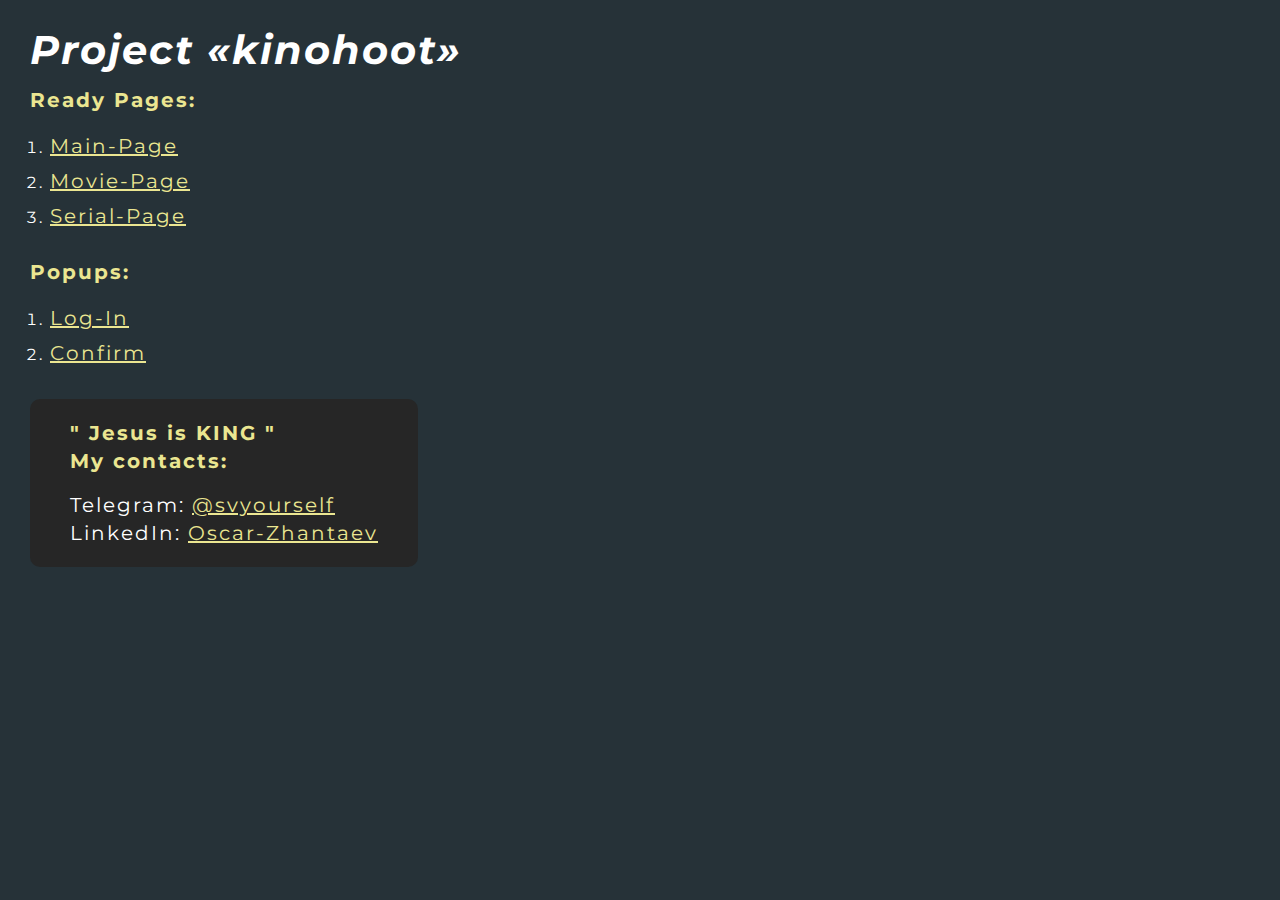
<file: index.html>
<!DOCTYPE html>
<html>

<head>
	<meta charset="UTF-8">
	<meta name="viewport" content="width=device-width, initial-scale=1.0">
	<link rel="shortcut icon" href="img/icons/head-logo.svg">
	<title>Project «kinohoot»</title>
</head>

<body>
	<div class="rootpage">
		<h1>Project «kinohoot»</h1>
		<h2>Ready Pages:</h2>
		<ol class="rootpage__list">
			<li><a target="_blank" href="home.html">Main-Page</a></li>
			<li><a target="_blank" href="movie.html">Movie-Page</a></li>
			<li><a target="_blank" href="serial.html">Serial-Page</a></li>
		</ol>
		<h2>Popups:</h2>
		<ol class="rootpage__list">
			<li><a target="_blank" href="movie.html#login">Log-In</a></li>
			<li><a target="_blank" href="movie.html#confirm">Confirm</a></li>
		</ol>

		<div class="rootpage__contacts">
			<h2>" Jesus is KING " <br> My contacts:</h2>
			<p>Telegram: <a target="_blank" href="https://t.me/svyourself">@svyourself</a></p>
			<p>LinkedIn: <a target="_blank" href="https://www.linkedin.com/in/zhantaev-oscar-a5a2a7259">Oscar-Zhantaev</a></p>
		</div>
	</div>
</body>
<style>
	@charset "UTF-8";
	@import url("https://fonts.googleapis.com/css?family=Montserrat:regular,700&display=swap");

	*,
	*::before,
	*::after {
		padding: 0px;
		margin: 0px;
		border: 0px;
		box-sizing: border-box;
	}

	::-webkit-scrollbar {
		width: 0.1rem;
		border-radius: 0.5rem;
		background-color: #fff;
	}

	::-webkit-scrollbar-thumb {
		background-color: #ccc;
		border-radius: 0.5rem;
	}

	::-webkit-scrollbar-thumb:hover {
		background-color: #fff;
	}

	html,
	body {
		height: 100%;
		margin: 0;
		padding: 0;
		min-width: 320px;
		width: 100%;
		letter-spacing: 2px;
		color: #fff;
		background: #263238;
	}

	body {
		font-family: Montserrat;
		font-size: 100%;
		line-height: 1;
		font-size: 1rem;
	}

	a {
		text-decoration: underline;
		color: #ebe691;
		font-size: 20px;
	}

	a:visited {
		text-decoration: underline;
		color: #fff;
	}

	a:hover {
		text-decoration: none;
	}

	ul li {
		list-style: none;
	}

	img {
		vertical-align: top;
	}

	.wrapper {
		width: 100%;
		min-height: 100%;
		overflow: hidden;
	}

	.rootpage {
		padding: 30px;
		display: flex;
		flex-direction: column;
		align-items: flex-start;
	}

	@media (max-width: 767px) {
		.rootpage {
			padding: 30px 15px;
		}
	}

	h1 {
		color: #fff;
		font-style: italic;
		font-size: 2.5rem;
		margin: 0px 0px 1.25rem 0px;
	}

	@media (max-width: 767px) {
		h1 {
			font-size: 1.85rem;
			margin: 0px 0px 1.25rem 0px;
		}
	}

	h2 {
		color: #ebe691;
		font-size: 1.25rem;
		margin: 0px 0px 1rem 0px;
	}

	@media (max-width: 767px) {
		h2 {
			font-size: 1.125rem;
			margin: 0px 0px 1rem 0px;
		}
	}

	.rootpage__info {
		line-height: 140%;
		margin: 0px 0px 1.5rem 0px;
	}

	.rootpage__list {
		margin: 10px 0px 2.25rem 1.25rem;
	}

	.rootpage__list li:not(:last-child) {
		margin: 0px 0px 15px 0px;
	}

	.rootpage__contacts,
	.rootpage__tnx {
		border-radius: 10px;
		padding: 20px 40px;
		font-size: 20px;
		line-height: 140%;
	}


	@media (max-width: 767px) {

		.rootpage__contacts,
		.rootpage__tnx {
			border-radius: 40px;
			padding: 20px;
		}
	}

	.rootpage__contacts {
		background: #262626;
	}

	.rootpage__contacts a {
		color: #ebe691;
	}

	.rootpage__tnx {
		background: #7F713E;
		margin: 0px 0px 1rem 0px;
	}
</style>

</html>
</file>
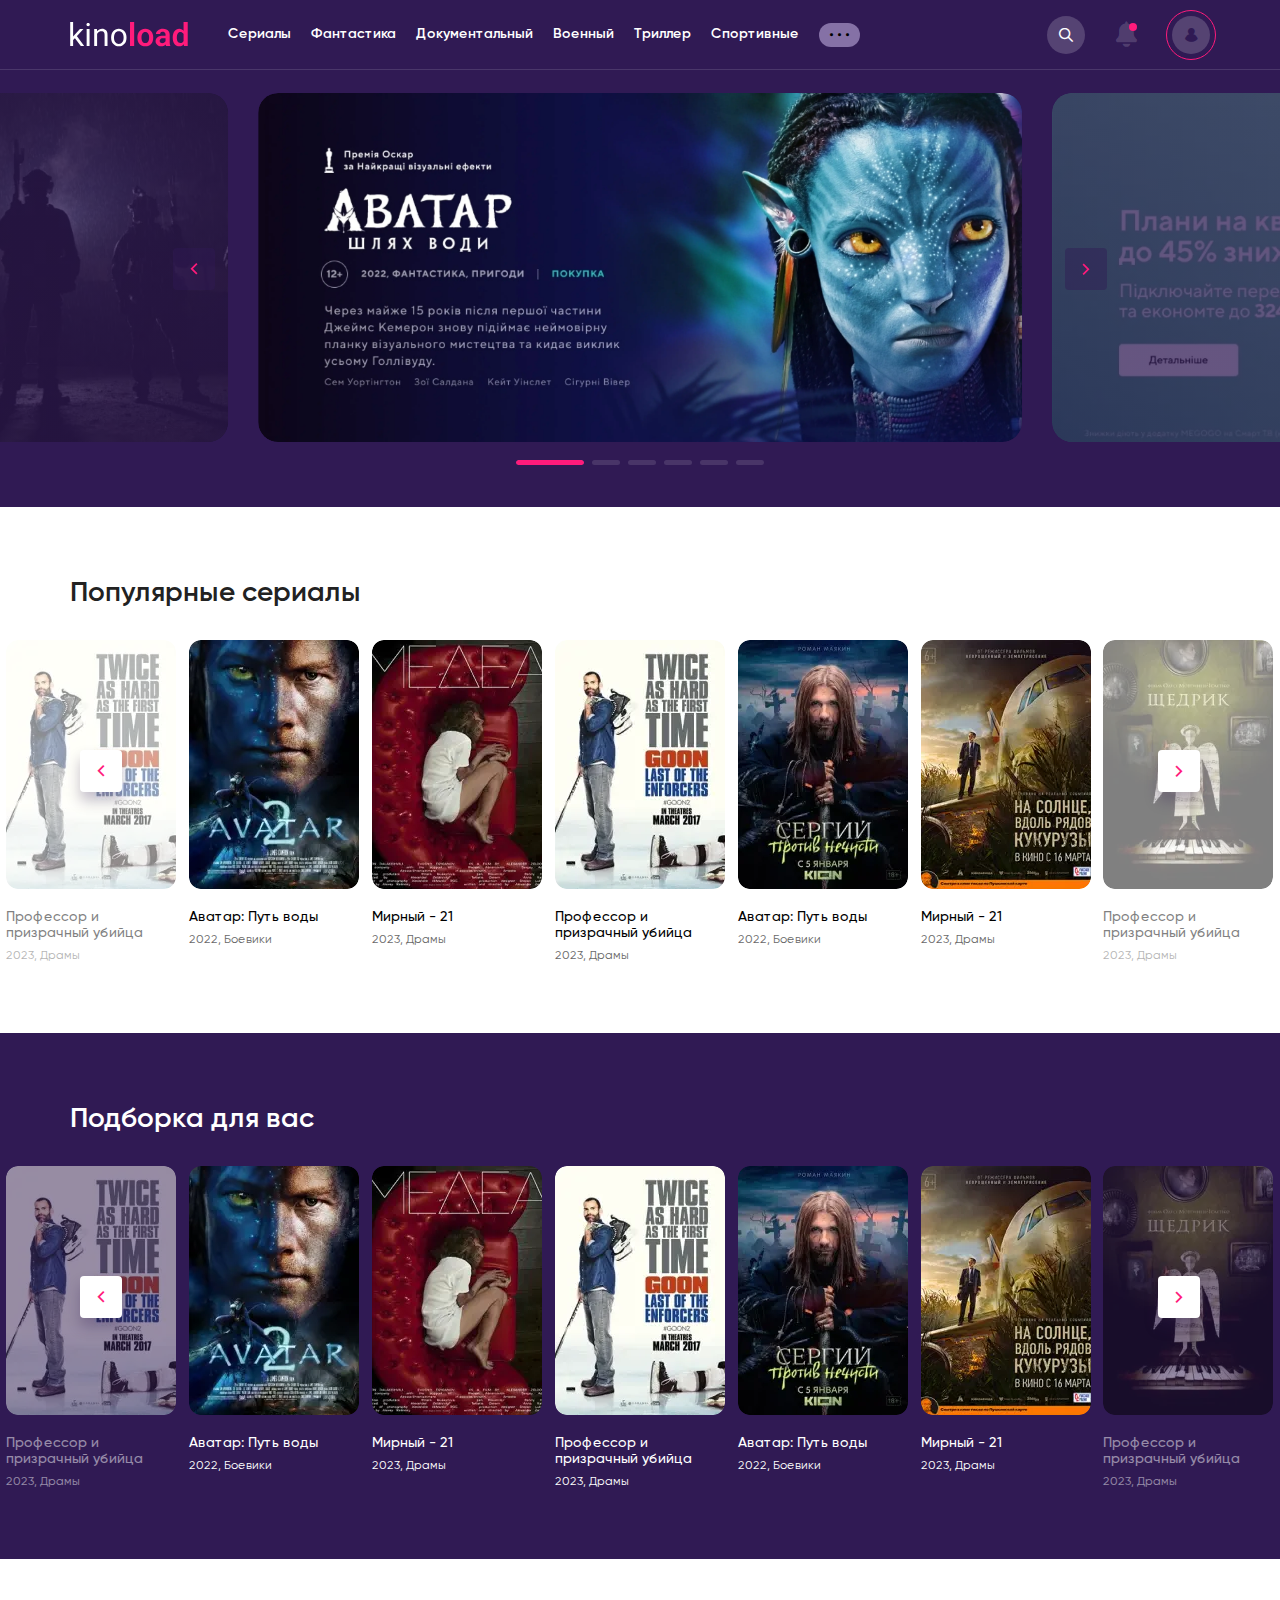
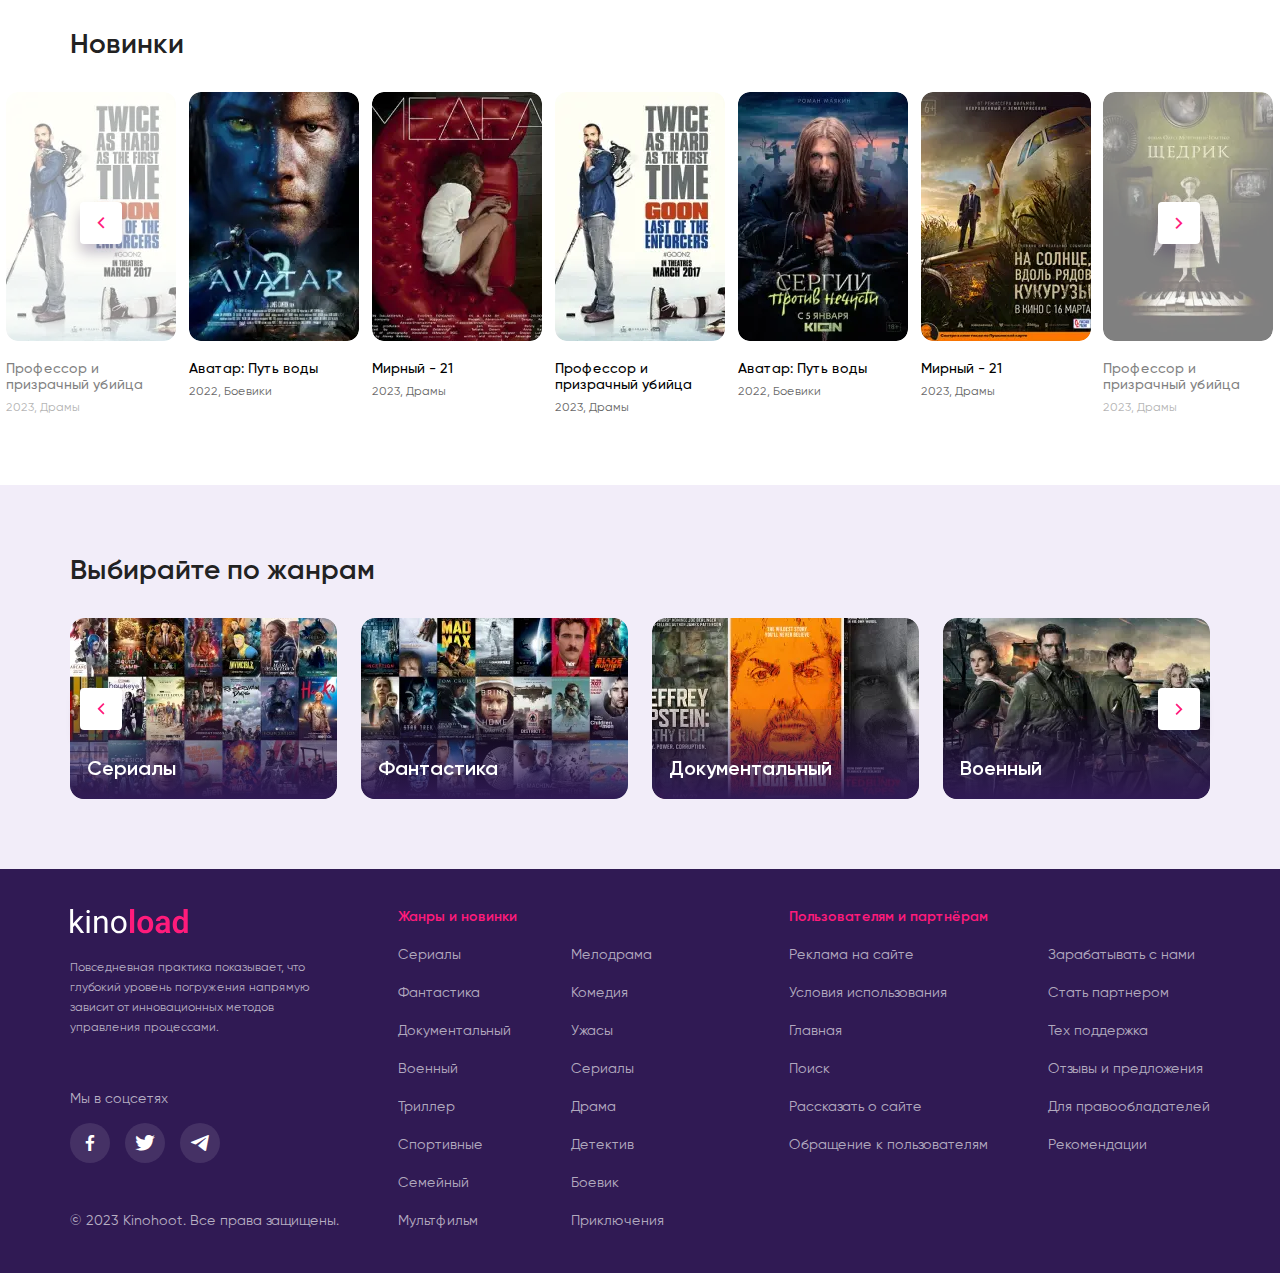
<file: home.html>
<!DOCTYPE html>
<html lang="en">

<head>
	<title>MainPage</title>
	<meta charset="UTF-8">
	<meta name="format-detection" content="telephone=no">
	<link rel="stylesheet" href="css/style.min.css?_v=20230525130405">
	<link rel="shortcut icon" href="img/icons/head-logo.svg">
	<meta name="viewport" content="width=device-width, initial-scale=1.0">
</head>
<!-- //======================================================================================================================================================== -->

<body>
	<div class="wrapper">
		<!-- //======================================================================================================================================================== -->
		<header class="header">
			<div class="header__container">
				<div class="header__request"></div>
				<div class="header__poisk"></div>
				<div class="header__main">
					<a href="" class="header__logo"><img src="img/icons/logo.svg" alt="Icon"></a>
					<nav class="header__navigation">
						<div class="header__item item-header">
							<a href="" class="item-header__title">Сериалы</a>
							<div class="item-header__nav">
								<ul class="item-header__list">
									<li class="item-header__item"><a href="" class="item-header__link">Семейный</a></li>
									<li class="item-header__item"><a href="" class="item-header__link">Мультфильм</a></li>
									<li class="item-header__item"><a href="" class="item-header__link">Мелодрама</a></li>
									<li class="item-header__item"><a href="" class="item-header__link">Комедия</a></li>
								</ul>
								<ul class="item-header__list">
									<li class="item-header__item"><a href="" class="item-header__link">Ужасы</a></li>
									<li class="item-header__item"><a href="" class="item-header__link">Сериалы</a></li>
									<li class="item-header__item"><a href="" class="item-header__link">Драма</a></li>
									<li class="item-header__item"><a href="" class="item-header__link">Детектив</a></li>
								</ul>
								<ul class="item-header__list">
									<li class="item-header__item"><a href="" class="item-header__link">Боевик</a></li>
									<li class="item-header__item"><a href="" class="item-header__link">Приключения</a></li>
								</ul>
							</div>
						</div>
						<div class="header__item item-header">
							<a href="" class="item-header__title">Фантастика</a>
							<div class="item-header__nav">
								<ul class="item-header__list">
									<li class="item-header__item"><a href="" class="item-header__link">Семейный</a></li>
									<li class="item-header__item"><a href="" class="item-header__link">Мультфильм</a></li>
									<li class="item-header__item"><a href="" class="item-header__link">Мелодрама</a></li>
									<li class="item-header__item"><a href="" class="item-header__link">Комедия</a></li>
								</ul>
								<ul class="item-header__list">
									<li class="item-header__item"><a href="" class="item-header__link">Ужасы</a></li>
									<li class="item-header__item"><a href="" class="item-header__link">Сериалы</a></li>
									<li class="item-header__item"><a href="" class="item-header__link">Драма</a></li>
									<li class="item-header__item"><a href="" class="item-header__link">Детектив</a></li>
								</ul>
								<ul class="item-header__list">
									<li class="item-header__item"><a href="" class="item-header__link">Боевик</a></li>
									<li class="item-header__item"><a href="" class="item-header__link">Приключения</a></li>
								</ul>
							</div>
						</div>
						<div class="header__item item-header">
							<a href="" class="item-header__title">Документальный</a>
							<div class="item-header__nav">
								<ul class="item-header__list">
									<li class="item-header__item"><a href="" class="item-header__link">Семейный</a></li>
									<li class="item-header__item"><a href="" class="item-header__link">Мультфильм</a></li>
									<li class="item-header__item"><a href="" class="item-header__link">Мелодрама</a></li>
									<li class="item-header__item"><a href="" class="item-header__link">Комедия</a></li>
								</ul>
								<ul class="item-header__list">
									<li class="item-header__item"><a href="" class="item-header__link">Ужасы</a></li>
									<li class="item-header__item"><a href="" class="item-header__link">Сериалы</a></li>
									<li class="item-header__item"><a href="" class="item-header__link">Драма</a></li>
									<li class="item-header__item"><a href="" class="item-header__link">Детектив</a></li>
								</ul>
								<ul class="item-header__list">
									<li class="item-header__item"><a href="" class="item-header__link">Боевик</a></li>
									<li class="item-header__item"><a href="" class="item-header__link">Приключения</a></li>
								</ul>
							</div>
						</div>
						<div class="header__item item-header">
							<a href="" class="item-header__title">Военный</a>
							<div class="item-header__nav">
								<ul class="item-header__list">
									<li class="item-header__item"><a href="" class="item-header__link">Семейный</a></li>
									<li class="item-header__item"><a href="" class="item-header__link">Мультфильм</a></li>
									<li class="item-header__item"><a href="" class="item-header__link">Мелодрама</a></li>
									<li class="item-header__item"><a href="" class="item-header__link">Комедия</a></li>
								</ul>
								<ul class="item-header__list">
									<li class="item-header__item"><a href="" class="item-header__link">Ужасы</a></li>
									<li class="item-header__item"><a href="" class="item-header__link">Сериалы</a></li>
									<li class="item-header__item"><a href="" class="item-header__link">Драма</a></li>
									<li class="item-header__item"><a href="" class="item-header__link">Детектив</a></li>
								</ul>
								<ul class="item-header__list">
									<li class="item-header__item"><a href="" class="item-header__link">Боевик</a></li>
									<li class="item-header__item"><a href="" class="item-header__link">Приключения</a></li>
								</ul>
							</div>
						</div>
						<div class="header__item item-header">
							<a href="" class="item-header__title">Триллер</a>
							<div class="item-header__nav">
								<ul class="item-header__list">
									<li class="item-header__item"><a href="" class="item-header__link">Семейный</a></li>
									<li class="item-header__item"><a href="" class="item-header__link">Мультфильм</a></li>
									<li class="item-header__item"><a href="" class="item-header__link">Мелодрама</a></li>
									<li class="item-header__item"><a href="" class="item-header__link">Комедия</a></li>
								</ul>
								<ul class="item-header__list">
									<li class="item-header__item"><a href="" class="item-header__link">Ужасы</a></li>
									<li class="item-header__item"><a href="" class="item-header__link">Сериалы</a></li>
									<li class="item-header__item"><a href="" class="item-header__link">Драма</a></li>
									<li class="item-header__item"><a href="" class="item-header__link">Детектив</a></li>
								</ul>
								<ul class="item-header__list">
									<li class="item-header__item"><a href="" class="item-header__link">Боевик</a></li>
									<li class="item-header__item"><a href="" class="item-header__link">Приключения</a></li>
								</ul>
							</div>
						</div>
						<div class="header__item item-header">
							<a href="" class="item-header__title">Спортивные</a>
							<div class="item-header__nav">
								<ul class="item-header__list">
									<li class="item-header__item"><a href="" class="item-header__link">Семейный</a></li>
									<li class="item-header__item"><a href="" class="item-header__link">Мультфильм</a></li>
									<li class="item-header__item"><a href="" class="item-header__link">Мелодрама</a></li>
									<li class="item-header__item"><a href="" class="item-header__link">Комедия</a></li>
								</ul>
								<ul class="item-header__list">
									<li class="item-header__item"><a href="" class="item-header__link">Ужасы</a></li>
									<li class="item-header__item"><a href="" class="item-header__link">Сериалы</a></li>
									<li class="item-header__item"><a href="" class="item-header__link">Драма</a></li>
									<li class="item-header__item"><a href="" class="item-header__link">Детектив</a></li>
								</ul>
								<ul class="item-header__list">
									<li class="item-header__item"><a href="" class="item-header__link">Боевик</a></li>
									<li class="item-header__item"><a href="" class="item-header__link">Приключения</a></li>
								</ul>
							</div>
						</div>
						<div class="header__item item-header">
							<a href="" class="item-header__more _icon-more"></a>
							<div class="item-header__nav">
								<ul class="item-header__list">
									<li class="item-header__item"><a href="" class="item-header__link">Семейный</a></li>
									<li class="item-header__item"><a href="" class="item-header__link">Мультфильм</a></li>
									<li class="item-header__item"><a href="" class="item-header__link">Мелодрама</a></li>
									<li class="item-header__item"><a href="" class="item-header__link">Комедия</a></li>
								</ul>
								<ul class="item-header__list">
									<li class="item-header__item"><a href="" class="item-header__link">Ужасы</a></li>
									<li class="item-header__item"><a href="" class="item-header__link">Сериалы</a></li>
									<li class="item-header__item"><a href="" class="item-header__link">Драма</a></li>
									<li class="item-header__item"><a href="" class="item-header__link">Детектив</a></li>
								</ul>
								<ul class="item-header__list">
									<li class="item-header__item"><a href="" class="item-header__link">Боевик</a></li>
									<li class="item-header__item"><a href="" class="item-header__link">Приключения</a></li>
								</ul>
							</div>
						</div>
					</nav>
				</div>
				<div data-da=".menu__actions, 767.98" class="header__actions actions-header">
					<button data-da=".header__request, 767.98" type="button" class="actions-header__search _icon-search"></button>
					<button type="button" class="actions-header__notification _icon-notification"><span></span></button>
					<button type="button" class="actions-header__profile _icon-profile"></button>
					<div data-da=".header__poisk, 767.98" class="actions-header__input">
						<input autocomplete="off" type="text" placeholder="Sarch">
						<div class="actions-header__btn _icon-cancel"></div>
					</div>
				</div>
				<div class="header__menu menu">
					<button type="button" class="menu__icon icon-menu"><span></span></button>
					<nav class="menu__body">
						<div class="menu__top">
							<h4 class="menu__title">Жанры и новинки</h4>
							<div class="menu__actions"></div>
						</div>
						<div class="menu__lists">
							<ul class="menu__list">
								<li class="menu__item"><a href="" class="menu__link">Сериалы</a></li>
								<li class="menu__item"><a href="" class="menu__link">Фантастика</a></li>
								<li class="menu__item"><a href="" class="menu__link">Документальный</a></li>
								<li class="menu__item"><a href="" class="menu__link">Военный</a></li>
								<li class="menu__item"><a href="" class="menu__link">Триллер</a></li>
								<li class="menu__item"><a href="" class="menu__link">Спортивные</a></li>
								<li class="menu__item"><a href="" class="menu__link">Семейный</a></li>
								<li class="menu__item"><a href="" class="menu__link">Мультфильм</a></li>
							</ul>
							<ul class="menu__list">
								<li class="menu__item"><a href="" class="menu__link">Мелодрама</a></li>
								<li class="menu__item"><a href="" class="menu__link">Комедия</a></li>
								<li class="menu__item"><a href="" class="menu__link">Ужасы</a></li>
								<li class="menu__item"><a href="" class="menu__link">Сериалы</a></li>
								<li class="menu__item"><a href="" class="menu__link">Драма</a></li>
								<li class="menu__item"><a href="" class="menu__link">Детектив</a></li>
								<li class="menu__item"><a href="" class="menu__link">Боевик</a></li>
								<li class="menu__item"><a href="" class="menu__link">Приключения</a></li>
							</ul>
						</div>
					</nav>
				</div>
			</div>
		</header>
		<!-- //======================================================================================================================================================== -->
		<!-- //======================================================================================================================================================== -->
		<main class="page">
			<!-- //======================================================================================================================================================== -->
			<section class="section__main main">
				<div class="main__body">
					<div class="main__slider swiper">
						<div class="main__wrapper swiper-wrapper">
							<div class="main__slide swiper-slide">
								<div class="main__image"><picture><source srcset="img/main/image-01.webp" type="image/webp"><img src="img/main/image-01.png" alt="Image"></picture></div>
							</div>
							<div class="main__slide swiper-slide">
								<div class="main__image"><picture><source srcset="img/main/image-02.webp" type="image/webp"><img src="img/main/image-02.png" alt="Image"></picture></div>
							</div>
							<div class="main__slide swiper-slide">
								<div class="main__image"><picture><source srcset="img/main/image-03.webp" type="image/webp"><img src="img/main/image-03.png" alt="Image"></picture></div>
							</div>
							<div class="main__slide swiper-slide">
								<div class="main__image"><picture><source srcset="img/main/image-03.webp" type="image/webp"><img src="img/main/image-03.png" alt="Image"></picture></div>
							</div>
							<div class="main__slide swiper-slide">
								<div class="main__image"><picture><source srcset="img/main/image-01.webp" type="image/webp"><img src="img/main/image-01.png" alt="Image"></picture></div>
							</div>
							<div class="main__slide swiper-slide">
								<div class="main__image"><picture><source srcset="img/main/image-03.webp" type="image/webp"><img src="img/main/image-03.png" alt="Image"></picture></div>
							</div>
						</div>
					</div>
				</div>
				<div class="main__arrows">
					<button type="button" class="main-arrow main-arrow_prev _icon-arrow"></button>
					<button type="button" class="main-arrow main-arrow_next _icon-arrow"></button>
				</div>
				<div class="main__dotts"></div>
			</section>
			<!-- //======================================================================================================================================================== -->
			<section class="section__collection collection">
				<div class="collection__container">
					<h3 class="collection__title title">Популярные сериалы</h3>
				</div>
				<div class="collection__body">
					<div class="collection__slider slider-collection-01 swiper">
						<div class="collection__wrapper swiper-wrapper">
							<div class="collection__slide swiper-slide">
								<a href="" class="collection__content">
									<div class="collection__image">
										<picture><source srcset="img/collection/image-03.webp" type="image/webp"><img src="img/collection/image-03.png" alt="Image"></picture>
									</div>
									<h4 class="collection__name">Профессор и призрачный убийца</h4>
									<div class="collection__date">2023, Драмы</div>
								</a>
							</div>
							<div class="collection__slide swiper-slide">
								<a href="" class="collection__content">
									<div class="collection__image">
										<picture><source srcset="img/collection/image-01.webp" type="image/webp"><img src="img/collection/image-01.png" alt="Image"></picture>
									</div>
									<h4 class="collection__name">Аватар: Путь воды</h4>
									<div class="collection__date">2022, Боевики</div>
								</a>
							</div>
							<div class="collection__slide swiper-slide">
								<a href="" class="collection__content">
									<div class="collection__image">
										<picture><source srcset="img/collection/image-02.webp" type="image/webp"><img src="img/collection/image-02.png" alt="Image"></picture>
									</div>
									<h4 class="collection__name">Мирный - 21</h4>
									<div class="collection__date">2023, Драмы</div>
								</a>
							</div>
							<div class="collection__slide swiper-slide">
								<a href="" class="collection__content">
									<div class="collection__image">
										<picture><source srcset="img/collection/image-03.webp" type="image/webp"><img src="img/collection/image-03.png" alt="Image"></picture>
									</div>
									<h4 class="collection__name">Профессор и призрачный убийца</h4>
									<div class="collection__date">2023, Драмы</div>
								</a>
							</div>
							<div class="collection__slide swiper-slide">
								<a href="" class="collection__content">
									<div class="collection__image">
										<picture><source srcset="img/collection/image-04.webp" type="image/webp"><img src="img/collection/image-04.png" alt="Image"></picture>
									</div>
									<h4 class="collection__name">Аватар: Путь воды</h4>
									<div class="collection__date">2022, Боевики</div>
								</a>
							</div>
							<div class="collection__slide swiper-slide">
								<a href="" class="collection__content">
									<div class="collection__image">
										<picture><source srcset="img/collection/image-05.webp" type="image/webp"><img src="img/collection/image-05.png" alt="Image"></picture>
									</div>
									<h4 class="collection__name">Мирный - 21</h4>
									<div class="collection__date">2023, Драмы</div>
								</a>
							</div>
							<div class="collection__slide swiper-slide">
								<a href="" class="collection__content">
									<div class="collection__image">
										<picture><source srcset="img/collection/image-06.webp" type="image/webp"><img src="img/collection/image-06.png" alt="Image"></picture>
									</div>
									<h4 class="collection__name">Профессор и призрачный убийца</h4>
									<div class="collection__date">2023, Драмы</div>
								</a>
							</div>
							<div class="collection__slide swiper-slide">
								<a href="" class="collection__content">
									<div class="collection__image">
										<picture><source srcset="img/collection/image-02.webp" type="image/webp"><img src="img/collection/image-02.png" alt="Image"></picture>
									</div>
									<h4 class="collection__name">Профессор и призрачный убийца</h4>
									<div class="collection__date">2023, Драмы</div>
								</a>
							</div>
							<div class="collection__slide swiper-slide">
								<a href="" class="collection__content">
									<div class="collection__image">
										<picture><source srcset="img/collection/image-01.webp" type="image/webp"><img src="img/collection/image-01.png" alt="Image"></picture>
									</div>
									<h4 class="collection__name">Профессор и призрачный убийца</h4>
									<div class="collection__date">2023, Драмы</div>
								</a>
							</div>
							<div class="collection__slide swiper-slide">
								<a href="" class="collection__content">
									<div class="collection__image">
										<picture><source srcset="img/collection/image-03.webp" type="image/webp"><img src="img/collection/image-03.png" alt="Image"></picture>
									</div>
									<h4 class="collection__name">Профессор и призрачный убийца</h4>
									<div class="collection__date">2023, Драмы</div>
								</a>
							</div>
						</div>
					</div>
					<div class="collection__arrows">
						<button type="button" class="collection-arrow collection-arrow-01_prev _icon-arrow"></button>
						<button type="button" class="collection-arrow collection-arrow_transform collection-arrow-01_next _icon-arrow"></button>
					</div>
				</div>
			</section>
			<!-- //======================================================================================================================================================== -->
			<section class="section__collection collection collection_purple">
				<div class="collection__container">
					<h3 class="collection__title title title_white">Подборка для вас</h3>
				</div>
				<div class="collection__body collection__body_purple">
					<div class="collection__slider slider-collection-02 swiper">
						<div class="collection__wrapper swiper-wrapper">
							<div class="collection__slide swiper-slide">
								<a href="" class="collection__content">
									<div class="collection__image">
										<picture><source srcset="img/collection/image-03.webp" type="image/webp"><img src="img/collection/image-03.png" alt="Image"></picture>
									</div>
									<h4 class="collection__name collection__name_white">Профессор и призрачный убийца
									</h4>
									<div class="collection__date collection__date_white">2023, Драмы</div>
								</a>
							</div>
							<div class="collection__slide swiper-slide">
								<a href="" class="collection__content">
									<div class="collection__image">
										<picture><source srcset="img/collection/image-01.webp" type="image/webp"><img src="img/collection/image-01.png" alt="Image"></picture>
									</div>
									<h4 class="collection__name collection__name_white">Аватар: Путь воды</h4>
									<div class="collection__date collection__date_white">2022, Боевики</div>
								</a>
							</div>
							<div class="collection__slide swiper-slide">
								<a href="" class="collection__content">
									<div class="collection__image">
										<picture><source srcset="img/collection/image-02.webp" type="image/webp"><img src="img/collection/image-02.png" alt="Image"></picture>
									</div>
									<h4 class="collection__name collection__name_white">Мирный - 21</h4>
									<div class="collection__date collection__date_white">2023, Драмы</div>
								</a>
							</div>
							<div class="collection__slide swiper-slide">
								<a href="" class="collection__content">
									<div class="collection__image">
										<picture><source srcset="img/collection/image-03.webp" type="image/webp"><img src="img/collection/image-03.png" alt="Image"></picture>
									</div>
									<h4 class="collection__name collection__name_white">Профессор и призрачный убийца
									</h4>
									<div class="collection__date collection__date_white">2023, Драмы</div>
								</a>
							</div>
							<div class="collection__slide swiper-slide">
								<a href="" class="collection__content">
									<div class="collection__image">
										<picture><source srcset="img/collection/image-04.webp" type="image/webp"><img src="img/collection/image-04.png" alt="Image"></picture>
									</div>
									<h4 class="collection__name collection__name_white">Аватар: Путь воды</h4>
									<div class="collection__date collection__date_white">2022, Боевики</div>
								</a>
							</div>
							<div class="collection__slide swiper-slide">
								<a href="" class="collection__content">
									<div class="collection__image">
										<picture><source srcset="img/collection/image-05.webp" type="image/webp"><img src="img/collection/image-05.png" alt="Image"></picture>
									</div>
									<h4 class="collection__name collection__name_white">Мирный - 21</h4>
									<div class="collection__date collection__date_white">2023, Драмы</div>
								</a>
							</div>
							<div class="collection__slide swiper-slide">
								<a href="" class="collection__content">
									<div class="collection__image">
										<picture><source srcset="img/collection/image-06.webp" type="image/webp"><img src="img/collection/image-06.png" alt="Image"></picture>
									</div>
									<h4 class="collection__name collection__name_white">Профессор и призрачный убийца
									</h4>
									<div class="collection__date collection__date_white">2023, Драмы</div>
								</a>
							</div>
							<div class="collection__slide swiper-slide">
								<a href="" class="collection__content">
									<div class="collection__image">
										<picture><source srcset="img/collection/image-02.webp" type="image/webp"><img src="img/collection/image-02.png" alt="Image"></picture>
									</div>
									<h4 class="collection__name collection__name_white">Профессор и призрачный убийца
									</h4>
									<div class="collection__date collection__date_white">2023, Драмы</div>
								</a>
							</div>
							<div class="collection__slide swiper-slide">
								<a href="" class="collection__content">
									<div class="collection__image">
										<picture><source srcset="img/collection/image-01.webp" type="image/webp"><img src="img/collection/image-01.png" alt="Image"></picture>
									</div>
									<h4 class="collection__name collection__name_white">Профессор и призрачный убийца
									</h4>
									<div class="collection__date collection__date_white">2023, Драмы</div>
								</a>
							</div>
							<div class="collection__slide swiper-slide">
								<a href="" class="collection__content">
									<div class="collection__image">
										<picture><source srcset="img/collection/image-03.webp" type="image/webp"><img src="img/collection/image-03.png" alt="Image"></picture>
									</div>
									<h4 class="collection__name collection__name_white">Профессор и призрачный убийца
									</h4>
									<div class="collection__date collection__date_white">2023, Драмы</div>
								</a>
							</div>
						</div>
					</div>
					<div class="collection__arrows">
						<button type="button" class="collection-arrow collection-arrow-02_prev _icon-arrow"></button>
						<button type="button" class="collection-arrow collection-arrow_transform collection-arrow-02_next _icon-arrow"></button>
					</div>
				</div>
			</section>
			<!-- //======================================================================================================================================================== -->
			<section class="section__collection collection">
				<div class="collection__container">
					<h3 class="collection__title title">Новинки</h3>
				</div>
				<div class="collection__body">
					<div class="collection__slider slider-collection-03 swiper">
						<div class="collection__wrapper swiper-wrapper">
							<div class="collection__slide swiper-slide">
								<a href="" class="collection__content">
									<div class="collection__image">
										<picture><source srcset="img/collection/image-03.webp" type="image/webp"><img src="img/collection/image-03.png" alt="Image"></picture>
									</div>
									<h4 class="collection__name">Профессор и призрачный убийца</h4>
									<div class="collection__date">2023, Драмы</div>
								</a>
							</div>
							<div class="collection__slide swiper-slide">
								<a href="" class="collection__content">
									<div class="collection__image">
										<picture><source srcset="img/collection/image-01.webp" type="image/webp"><img src="img/collection/image-01.png" alt="Image"></picture>
									</div>
									<h4 class="collection__name">Аватар: Путь воды</h4>
									<div class="collection__date">2022, Боевики</div>
								</a>
							</div>
							<div class="collection__slide swiper-slide">
								<a href="" class="collection__content">
									<div class="collection__image">
										<picture><source srcset="img/collection/image-02.webp" type="image/webp"><img src="img/collection/image-02.png" alt="Image"></picture>
									</div>
									<h4 class="collection__name">Мирный - 21</h4>
									<div class="collection__date">2023, Драмы</div>
								</a>
							</div>
							<div class="collection__slide swiper-slide">
								<a href="" class="collection__content">
									<div class="collection__image">
										<picture><source srcset="img/collection/image-03.webp" type="image/webp"><img src="img/collection/image-03.png" alt="Image"></picture>
									</div>
									<h4 class="collection__name">Профессор и призрачный убийца</h4>
									<div class="collection__date">2023, Драмы</div>
								</a>
							</div>
							<div class="collection__slide swiper-slide">
								<a href="" class="collection__content">
									<div class="collection__image">
										<picture><source srcset="img/collection/image-04.webp" type="image/webp"><img src="img/collection/image-04.png" alt="Image"></picture>
									</div>
									<h4 class="collection__name">Аватар: Путь воды</h4>
									<div class="collection__date">2022, Боевики</div>
								</a>
							</div>
							<div class="collection__slide swiper-slide">
								<a href="" class="collection__content">
									<div class="collection__image">
										<picture><source srcset="img/collection/image-05.webp" type="image/webp"><img src="img/collection/image-05.png" alt="Image"></picture>
									</div>
									<h4 class="collection__name">Мирный - 21</h4>
									<div class="collection__date">2023, Драмы</div>
								</a>
							</div>
							<div class="collection__slide swiper-slide">
								<a href="" class="collection__content">
									<div class="collection__image">
										<picture><source srcset="img/collection/image-06.webp" type="image/webp"><img src="img/collection/image-06.png" alt="Image"></picture>
									</div>
									<h4 class="collection__name">Профессор и призрачный убийца</h4>
									<div class="collection__date">2023, Драмы</div>
								</a>
							</div>
							<div class="collection__slide swiper-slide">
								<a href="" class="collection__content">
									<div class="collection__image">
										<picture><source srcset="img/collection/image-02.webp" type="image/webp"><img src="img/collection/image-02.png" alt="Image"></picture>
									</div>
									<h4 class="collection__name">Профессор и призрачный убийца</h4>
									<div class="collection__date">2023, Драмы</div>
								</a>
							</div>
							<div class="collection__slide swiper-slide">
								<a href="" class="collection__content">
									<div class="collection__image">
										<picture><source srcset="img/collection/image-01.webp" type="image/webp"><img src="img/collection/image-01.png" alt="Image"></picture>
									</div>
									<h4 class="collection__name">Профессор и призрачный убийца</h4>
									<div class="collection__date">2023, Драмы</div>
								</a>
							</div>
							<div class="collection__slide swiper-slide">
								<a href="" class="collection__content">
									<div class="collection__image">
										<picture><source srcset="img/collection/image-03.webp" type="image/webp"><img src="img/collection/image-03.png" alt="Image"></picture>
									</div>
									<h4 class="collection__name">Профессор и призрачный убийца</h4>
									<div class="collection__date">2023, Драмы</div>
								</a>
							</div>
						</div>
					</div>
					<div class="collection__arrows">
						<button type="button" class="collection-arrow collection-arrow-03_prev _icon-arrow"></button>
						<button type="button" class="collection-arrow collection-arrow_transform collection-arrow-03_next _icon-arrow"></button>
					</div>
				</div>
			</section>
			<!-- //======================================================================================================================================================== -->
			<section class="section__moviegenre moviegenre">
				<div class="moviegenre__container">
					<h3 class="moviegenre__title title">Выбирайте по жанрам</h3>
					<div class="moviegenre__body">
						<div class="moviegenre__slider swiper">
							<div class="moviegenre__wrapper swiper-wrapper">
								<a href="" class="moviegenre__slide swiper-slide">
									<div class="moviegenre__image">
										<picture><source srcset="img/moviegenre/image-01.webp" type="image/webp"><img src="img/moviegenre/image-01.png" alt="Image"></picture>
									</div>
									<div class="moviegenre__name">Сериалы</div>
								</a>
								<a href="" class="moviegenre__slide swiper-slide">
									<div class="moviegenre__image">
										<picture><source srcset="img/moviegenre/image-02.webp" type="image/webp"><img src="img/moviegenre/image-02.png" alt="Image"></picture>
									</div>
									<div class="moviegenre__name">Фантастика</div>
								</a>
								<a href="" class="moviegenre__slide swiper-slide">
									<div class="moviegenre__image">
										<picture><source srcset="img/moviegenre/image-03.webp" type="image/webp"><img src="img/moviegenre/image-03.png" alt="Image"></picture>
									</div>
									<div class="moviegenre__name">Документальный</div>
								</a>
								<a href="" class="moviegenre__slide swiper-slide">
									<div class="moviegenre__image">
										<picture><source srcset="img/moviegenre/image-04.webp" type="image/webp"><img src="img/moviegenre/image-04.png" alt="Image"></picture>
									</div>
									<div class="moviegenre__name">Военный</div>
								</a>
								<a href="" class="moviegenre__slide swiper-slide">
									<div class="moviegenre__image">
										<picture><source srcset="img/moviegenre/image-01.webp" type="image/webp"><img src="img/moviegenre/image-01.png" alt="Image"></picture>
									</div>
									<div class="moviegenre__name">Сериалы</div>
								</a>
								<a href="" class="moviegenre__slide swiper-slide">
									<div class="moviegenre__image">
										<picture><source srcset="img/moviegenre/image-02.webp" type="image/webp"><img src="img/moviegenre/image-02.png" alt="Image"></picture>
									</div>
									<div class="moviegenre__name">Фантастика</div>
								</a>
								<a href="" class="moviegenre__slide swiper-slide">
									<div class="moviegenre__image">
										<picture><source srcset="img/moviegenre/image-03.webp" type="image/webp"><img src="img/moviegenre/image-03.png" alt="Image"></picture>
									</div>
									<div class="moviegenre__name">Документальный</div>
								</a>
								<a href="" class="moviegenre__slide swiper-slide">
									<div class="moviegenre__image">
										<picture><source srcset="img/moviegenre/image-04.webp" type="image/webp"><img src="img/moviegenre/image-04.png" alt="Image"></picture>
									</div>
									<div class="moviegenre__name">Военный</div>
								</a>
							</div>
						</div>
					</div>
				</div>
				<div class="moviegenre__arrows">
					<button type="button" class="collection-arrow moviegenre-arrow_prev _icon-arrow"></button>
					<button type="button" class="collection-arrow collection-arrow_transform moviegenre-arrow_next _icon-arrow"></button>
				</div>
			</section>
			<!-- //======================================================================================================================================================== -->
		</main>
		<!-- //======================================================================================================================================================== -->
		<!-- //======================================================================================================================================================== -->
		<footer class="footer">
			<div class="footer__container">
				<div class="footer__main">
					<a href="" class="footer__logo"><img src="img/icons/logo.svg" alt="Icon"></a>
					<div class="footer__text">
						<p>
							Повседневная практика показывает, что глубокий уровень погружения напрямую зависит от инновационных
							методов управления процессами.
						</p>
					</div>
					<div data-da=".bottom-footer__socials, 767.98" class="footer__socials">
						<p>Мы в соцсетях</p>
						<div class="footer__icons">
							<a href="" class="footer__icon _icon-facebook"></a>
							<a href="" class="footer__icon _icon-twitter"></a>
							<a href="" class="footer__icon _icon-telegram"></a>
						</div>
					</div>
					<div data-da=".bottom-footer__copy, 767.98" class="footer__copy">© 2023 Kinohoot. Все права защищены.</div>
				</div>
				<div class="footer__columns">
					<div class="footer__column">
						<h4 class="footer__title">Жанры и новинки</h4>
						<div class="footer__lists">
							<ul class="footer__list">
								<li class="footer__item"><a href="" class="footer__link">Сериалы</a></li>
								<li class="footer__item"><a href="" class="footer__link">Фантастика</a></li>
								<li class="footer__item"><a href="" class="footer__link">Документальный</a></li>
								<li class="footer__item"><a href="" class="footer__link">Военный</a></li>
								<li class="footer__item"><a href="" class="footer__link">Триллер</a></li>
								<li class="footer__item"><a href="" class="footer__link">Спортивные</a></li>
								<li class="footer__item"><a href="" class="footer__link">Семейный</a></li>
								<li class="footer__item"><a href="" class="footer__link">Мультфильм</a></li>
							</ul>
							<ul class="footer__list">
								<li class="footer__item"><a href="" class="footer__link">Мелодрама</a></li>
								<li class="footer__item"><a href="" class="footer__link">Комедия</a></li>
								<li class="footer__item"><a href="" class="footer__link">Ужасы</a></li>
								<li class="footer__item"><a href="" class="footer__link">Сериалы</a></li>
								<li class="footer__item"><a href="" class="footer__link">Драма</a></li>
								<li class="footer__item"><a href="" class="footer__link">Детектив</a></li>
								<li class="footer__item"><a href="" class="footer__link">Боевик</a></li>
								<li class="footer__item"><a href="" class="footer__link">Приключения</a></li>
							</ul>
						</div>
					</div>
					<div class="footer__column">
						<h4 class="footer__title">Пользователям и партнёрам</h4>
						<div class="footer__lists">
							<ul class="footer__list">
								<li class="footer__item"><a href="" class="footer__link">Реклама на сайте</a></li>
								<li class="footer__item"><a href="" class="footer__link">Условия использования</a></li>
								<li class="footer__item"><a href="" class="footer__link">Главная</a></li>
								<li class="footer__item"><a href="" class="footer__link">Поиск</a></li>
								<li class="footer__item"><a href="" class="footer__link">Рассказать о сайте</a></li>
								<li class="footer__item"><a href="" class="footer__link">Обращение к пользователям</a></li>
							</ul>
							<ul class="footer__list">
								<li class="footer__item"><a href="" class="footer__link">Зарабатывать с нами</a></li>
								<li class="footer__item"><a href="" class="footer__link">Стать партнером</a></li>
								<li class="footer__item"><a href="" class="footer__link">Тех поддержка</a></li>
								<li class="footer__item"><a href="" class="footer__link">Отзывы и предложения</a></li>
								<li class="footer__item"><a href="" class="footer__link">Для правообладателей</a></li>
								<li class="footer__item"><a href="" class="footer__link">Рекомендации</a></li>
							</ul>
						</div>
					</div>
				</div>
				<div class="footer__bottom bottom-footer">
					<div class="bottom-footer__socials"></div>
					<div class="bottom-footer__copy"></div>
				</div>
			</div>
		</footer>
		<!-- //======================================================================================================================================================== -->
		<!-- //======================================================================================================================================================== -->
		<!-- Search -->
		<div id="search" aria-hidden="true" class="popup">
			<div class="popup__wrapper search-wrapper">
				<div class="popup__content search-popup">
					<div class="search-popup__input">
						<input autocomplete="off" type="text" name="form[]" data-error="Error" placeholder="Search">
					</div>
					<button data-close type="button" class="search-popup__close _icon-cancel"></button>
				</div>
			</div>
		</div>
		<!-- //-------------------------------------------------------------- -->
		<!-- Log-In -->
		<div id="login" aria-hidden="true" class="popup">
			<div class="popup__wrapper">
				<div class="popup__content login-popup">
					<button data-close type="button" class="popup__close _icon-cancel"></button>
					<h4 class="login-popup__title">Вход</h4>
					<div class="login-popup__text">
						<p>
							Все очень просто, больше никаких сложных регистраций
							Просто введите номер телефона, на который сразу же придет код для входа в аккаунт!
						</p>
					</div>
					<div class="login-popup__tip">Приятного просмотра!</div>
					<form action="" class="login-popup__form">
						<div class="login-popup__input input">
							<input autocomplete="off" type="text" name="form[]" data-error="Error" placeholder="Ваш телефон">
						</div>
						<div class="login-popup__select">
							<select name="form[]" data-class-modif="form">
								<option value="1" selected>Выбрать другую страну</option>
								<option value="2">Russia</option>
								<option value="3">Kyrgyzstan</option>
								<option value="4">Kazahstan</option>
							</select>
						</div>
						<button type="button" class="login-popup__button btn">Продолжить</button>
					</form>
				</div>
			</div>
		</div>
		<!-- //-------------------------------------------------------------- -->
		<!-- Confirm -->
		<div id="confirm" aria-hidden="true" class="popup">
			<div class="popup__wrapper">
				<div class="popup__content login-popup">
					<button data-close type="button" class="popup__close _icon-cancel"></button>
					<h4 class="login-popup__title">Подтвердите пароль</h4>
					<form action="" class="login-popup__form">
						<div class="login-popup__input input">
							<input autocomplete="off" type="text" name="form[]" data-error="Error" placeholder="Введить пароль из СМС">
						</div>
						<button type="button" class="login-popup__button btn">Подтвердить пароль</button>
					</form>
				</div>
			</div>
		</div>
		<!-- //======================================================================================================================================================== -->

	</div>
	<script src="js/app.min.js?_v=20230525130405"></script>
</body>

</html>
</file>
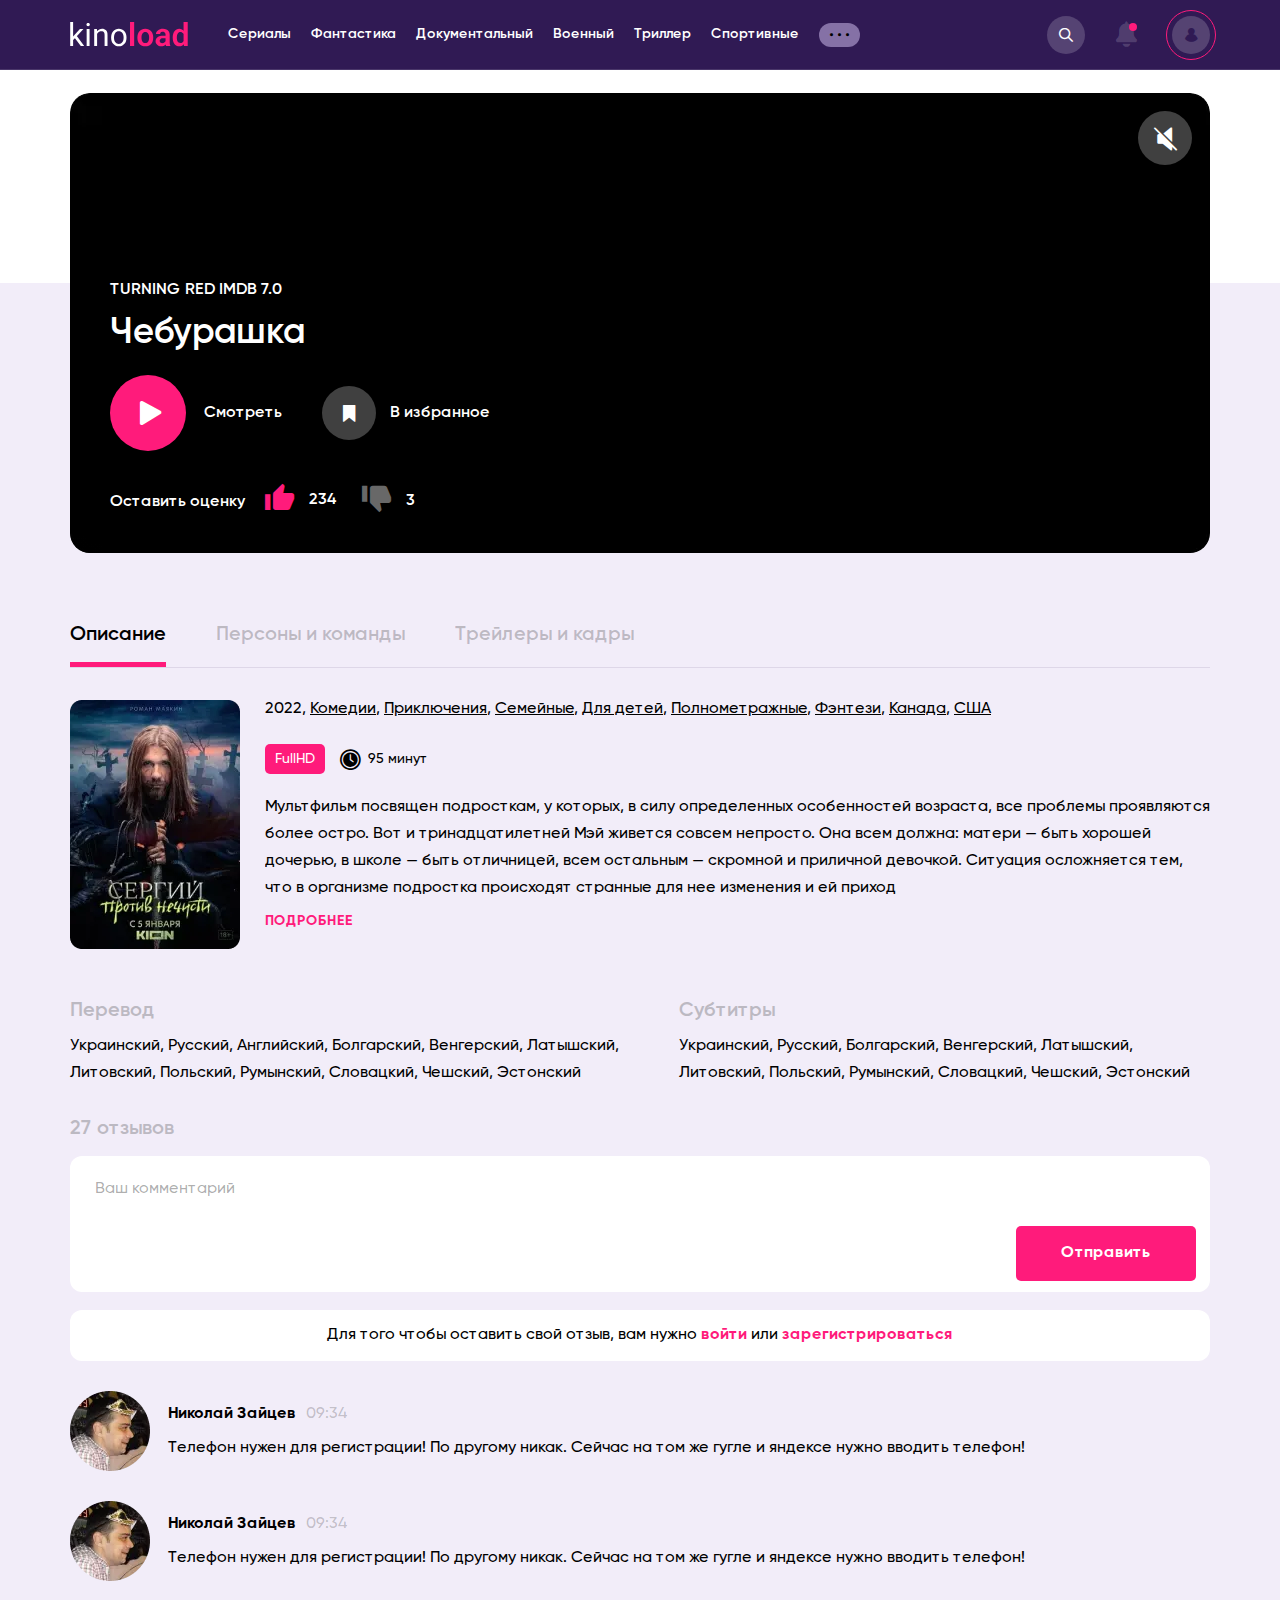
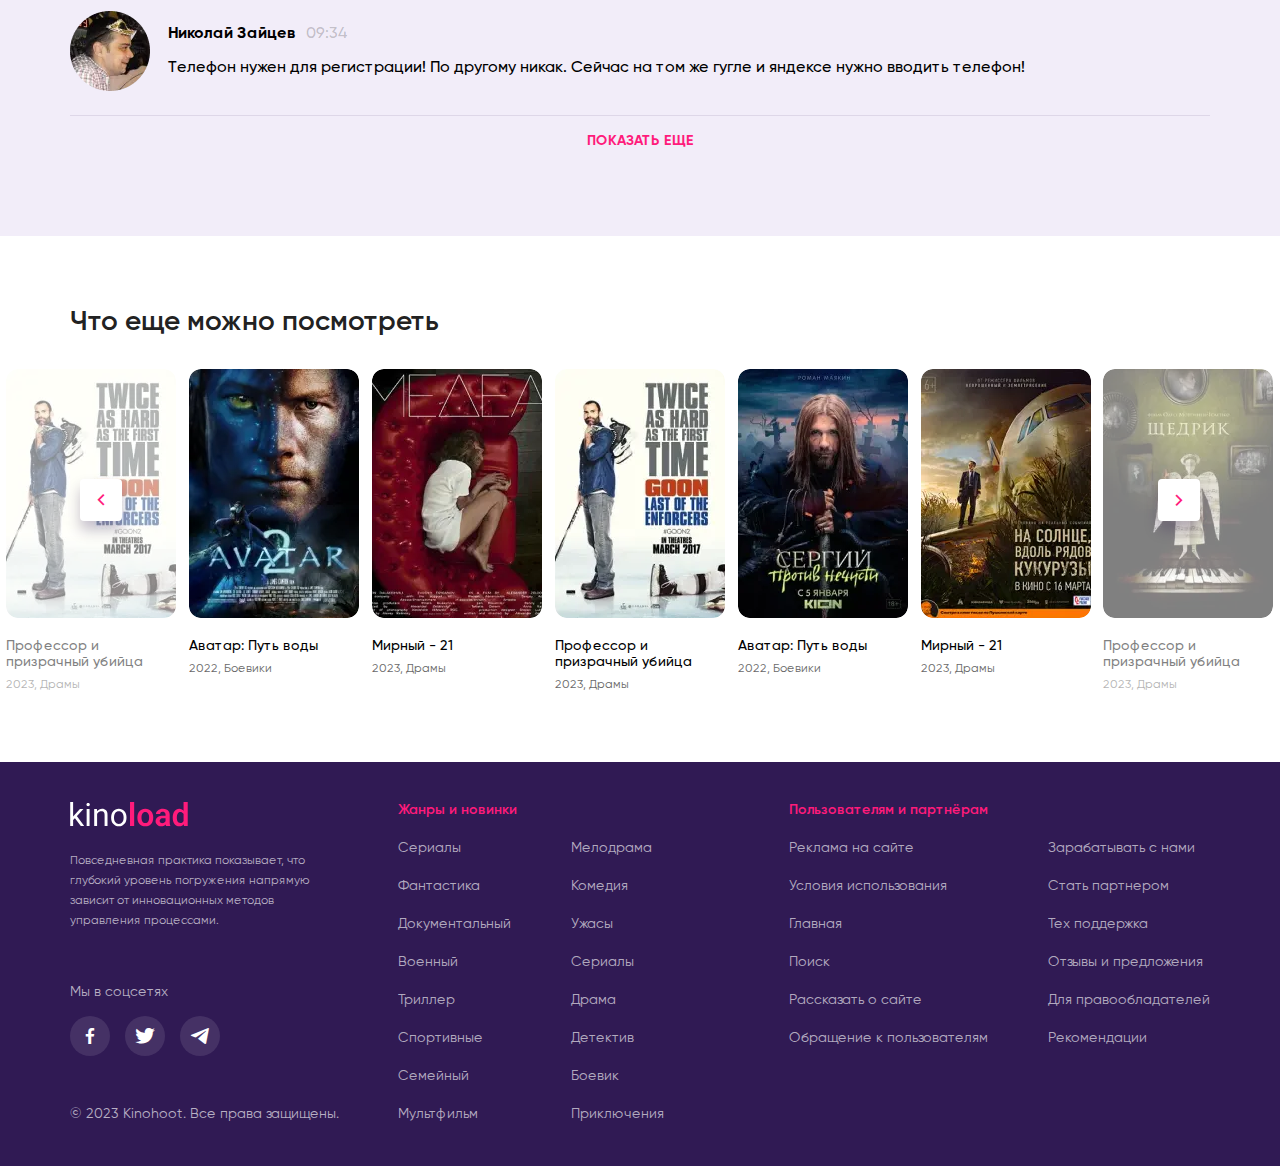
<file: movie.html>
<!DOCTYPE html>
<html lang="en">

<head>
	<title>MoviePage</title>
	<meta charset="UTF-8">
	<meta name="format-detection" content="telephone=no">
	<link rel="stylesheet" href="css/style.min.css?_v=20230525130405">
	<link rel="shortcut icon" href="img/icons/head-logo.svg">
	<meta name="viewport" content="width=device-width, initial-scale=1.0">
</head>
<!-- //======================================================================================================================================================== -->

<body>
	<div class="wrapper">
		<!-- //======================================================================================================================================================== -->
		<header class="header">
			<div class="header__container">
				<div class="header__request"></div>
				<div class="header__poisk"></div>
				<div class="header__main">
					<a href="" class="header__logo"><img src="img/icons/logo.svg" alt="Icon"></a>
					<nav class="header__navigation">
						<div class="header__item item-header">
							<a href="" class="item-header__title">Сериалы</a>
							<div class="item-header__nav">
								<ul class="item-header__list">
									<li class="item-header__item"><a href="" class="item-header__link">Семейный</a></li>
									<li class="item-header__item"><a href="" class="item-header__link">Мультфильм</a></li>
									<li class="item-header__item"><a href="" class="item-header__link">Мелодрама</a></li>
									<li class="item-header__item"><a href="" class="item-header__link">Комедия</a></li>
								</ul>
								<ul class="item-header__list">
									<li class="item-header__item"><a href="" class="item-header__link">Ужасы</a></li>
									<li class="item-header__item"><a href="" class="item-header__link">Сериалы</a></li>
									<li class="item-header__item"><a href="" class="item-header__link">Драма</a></li>
									<li class="item-header__item"><a href="" class="item-header__link">Детектив</a></li>
								</ul>
								<ul class="item-header__list">
									<li class="item-header__item"><a href="" class="item-header__link">Боевик</a></li>
									<li class="item-header__item"><a href="" class="item-header__link">Приключения</a></li>
								</ul>
							</div>
						</div>
						<div class="header__item item-header">
							<a href="" class="item-header__title">Фантастика</a>
							<div class="item-header__nav">
								<ul class="item-header__list">
									<li class="item-header__item"><a href="" class="item-header__link">Семейный</a></li>
									<li class="item-header__item"><a href="" class="item-header__link">Мультфильм</a></li>
									<li class="item-header__item"><a href="" class="item-header__link">Мелодрама</a></li>
									<li class="item-header__item"><a href="" class="item-header__link">Комедия</a></li>
								</ul>
								<ul class="item-header__list">
									<li class="item-header__item"><a href="" class="item-header__link">Ужасы</a></li>
									<li class="item-header__item"><a href="" class="item-header__link">Сериалы</a></li>
									<li class="item-header__item"><a href="" class="item-header__link">Драма</a></li>
									<li class="item-header__item"><a href="" class="item-header__link">Детектив</a></li>
								</ul>
								<ul class="item-header__list">
									<li class="item-header__item"><a href="" class="item-header__link">Боевик</a></li>
									<li class="item-header__item"><a href="" class="item-header__link">Приключения</a></li>
								</ul>
							</div>
						</div>
						<div class="header__item item-header">
							<a href="" class="item-header__title">Документальный</a>
							<div class="item-header__nav">
								<ul class="item-header__list">
									<li class="item-header__item"><a href="" class="item-header__link">Семейный</a></li>
									<li class="item-header__item"><a href="" class="item-header__link">Мультфильм</a></li>
									<li class="item-header__item"><a href="" class="item-header__link">Мелодрама</a></li>
									<li class="item-header__item"><a href="" class="item-header__link">Комедия</a></li>
								</ul>
								<ul class="item-header__list">
									<li class="item-header__item"><a href="" class="item-header__link">Ужасы</a></li>
									<li class="item-header__item"><a href="" class="item-header__link">Сериалы</a></li>
									<li class="item-header__item"><a href="" class="item-header__link">Драма</a></li>
									<li class="item-header__item"><a href="" class="item-header__link">Детектив</a></li>
								</ul>
								<ul class="item-header__list">
									<li class="item-header__item"><a href="" class="item-header__link">Боевик</a></li>
									<li class="item-header__item"><a href="" class="item-header__link">Приключения</a></li>
								</ul>
							</div>
						</div>
						<div class="header__item item-header">
							<a href="" class="item-header__title">Военный</a>
							<div class="item-header__nav">
								<ul class="item-header__list">
									<li class="item-header__item"><a href="" class="item-header__link">Семейный</a></li>
									<li class="item-header__item"><a href="" class="item-header__link">Мультфильм</a></li>
									<li class="item-header__item"><a href="" class="item-header__link">Мелодрама</a></li>
									<li class="item-header__item"><a href="" class="item-header__link">Комедия</a></li>
								</ul>
								<ul class="item-header__list">
									<li class="item-header__item"><a href="" class="item-header__link">Ужасы</a></li>
									<li class="item-header__item"><a href="" class="item-header__link">Сериалы</a></li>
									<li class="item-header__item"><a href="" class="item-header__link">Драма</a></li>
									<li class="item-header__item"><a href="" class="item-header__link">Детектив</a></li>
								</ul>
								<ul class="item-header__list">
									<li class="item-header__item"><a href="" class="item-header__link">Боевик</a></li>
									<li class="item-header__item"><a href="" class="item-header__link">Приключения</a></li>
								</ul>
							</div>
						</div>
						<div class="header__item item-header">
							<a href="" class="item-header__title">Триллер</a>
							<div class="item-header__nav">
								<ul class="item-header__list">
									<li class="item-header__item"><a href="" class="item-header__link">Семейный</a></li>
									<li class="item-header__item"><a href="" class="item-header__link">Мультфильм</a></li>
									<li class="item-header__item"><a href="" class="item-header__link">Мелодрама</a></li>
									<li class="item-header__item"><a href="" class="item-header__link">Комедия</a></li>
								</ul>
								<ul class="item-header__list">
									<li class="item-header__item"><a href="" class="item-header__link">Ужасы</a></li>
									<li class="item-header__item"><a href="" class="item-header__link">Сериалы</a></li>
									<li class="item-header__item"><a href="" class="item-header__link">Драма</a></li>
									<li class="item-header__item"><a href="" class="item-header__link">Детектив</a></li>
								</ul>
								<ul class="item-header__list">
									<li class="item-header__item"><a href="" class="item-header__link">Боевик</a></li>
									<li class="item-header__item"><a href="" class="item-header__link">Приключения</a></li>
								</ul>
							</div>
						</div>
						<div class="header__item item-header">
							<a href="" class="item-header__title">Спортивные</a>
							<div class="item-header__nav">
								<ul class="item-header__list">
									<li class="item-header__item"><a href="" class="item-header__link">Семейный</a></li>
									<li class="item-header__item"><a href="" class="item-header__link">Мультфильм</a></li>
									<li class="item-header__item"><a href="" class="item-header__link">Мелодрама</a></li>
									<li class="item-header__item"><a href="" class="item-header__link">Комедия</a></li>
								</ul>
								<ul class="item-header__list">
									<li class="item-header__item"><a href="" class="item-header__link">Ужасы</a></li>
									<li class="item-header__item"><a href="" class="item-header__link">Сериалы</a></li>
									<li class="item-header__item"><a href="" class="item-header__link">Драма</a></li>
									<li class="item-header__item"><a href="" class="item-header__link">Детектив</a></li>
								</ul>
								<ul class="item-header__list">
									<li class="item-header__item"><a href="" class="item-header__link">Боевик</a></li>
									<li class="item-header__item"><a href="" class="item-header__link">Приключения</a></li>
								</ul>
							</div>
						</div>
						<div class="header__item item-header">
							<a href="" class="item-header__more _icon-more"></a>
							<div class="item-header__nav">
								<ul class="item-header__list">
									<li class="item-header__item"><a href="" class="item-header__link">Семейный</a></li>
									<li class="item-header__item"><a href="" class="item-header__link">Мультфильм</a></li>
									<li class="item-header__item"><a href="" class="item-header__link">Мелодрама</a></li>
									<li class="item-header__item"><a href="" class="item-header__link">Комедия</a></li>
								</ul>
								<ul class="item-header__list">
									<li class="item-header__item"><a href="" class="item-header__link">Ужасы</a></li>
									<li class="item-header__item"><a href="" class="item-header__link">Сериалы</a></li>
									<li class="item-header__item"><a href="" class="item-header__link">Драма</a></li>
									<li class="item-header__item"><a href="" class="item-header__link">Детектив</a></li>
								</ul>
								<ul class="item-header__list">
									<li class="item-header__item"><a href="" class="item-header__link">Боевик</a></li>
									<li class="item-header__item"><a href="" class="item-header__link">Приключения</a></li>
								</ul>
							</div>
						</div>
					</nav>
				</div>
				<div data-da=".menu__actions, 767.98" class="header__actions actions-header">
					<button data-da=".header__request, 767.98" type="button" class="actions-header__search _icon-search"></button>
					<button type="button" class="actions-header__notification _icon-notification"><span></span></button>
					<button type="button" class="actions-header__profile _icon-profile"></button>
					<div data-da=".header__poisk, 767.98" class="actions-header__input">
						<input autocomplete="off" type="text" placeholder="Sarch">
						<div class="actions-header__btn _icon-cancel"></div>
					</div>
				</div>
				<div class="header__menu menu">
					<button type="button" class="menu__icon icon-menu"><span></span></button>
					<nav class="menu__body">
						<div class="menu__top">
							<h4 class="menu__title">Жанры и новинки</h4>
							<div class="menu__actions"></div>
						</div>
						<div class="menu__lists">
							<ul class="menu__list">
								<li class="menu__item"><a href="" class="menu__link">Сериалы</a></li>
								<li class="menu__item"><a href="" class="menu__link">Фантастика</a></li>
								<li class="menu__item"><a href="" class="menu__link">Документальный</a></li>
								<li class="menu__item"><a href="" class="menu__link">Военный</a></li>
								<li class="menu__item"><a href="" class="menu__link">Триллер</a></li>
								<li class="menu__item"><a href="" class="menu__link">Спортивные</a></li>
								<li class="menu__item"><a href="" class="menu__link">Семейный</a></li>
								<li class="menu__item"><a href="" class="menu__link">Мультфильм</a></li>
							</ul>
							<ul class="menu__list">
								<li class="menu__item"><a href="" class="menu__link">Мелодрама</a></li>
								<li class="menu__item"><a href="" class="menu__link">Комедия</a></li>
								<li class="menu__item"><a href="" class="menu__link">Ужасы</a></li>
								<li class="menu__item"><a href="" class="menu__link">Сериалы</a></li>
								<li class="menu__item"><a href="" class="menu__link">Драма</a></li>
								<li class="menu__item"><a href="" class="menu__link">Детектив</a></li>
								<li class="menu__item"><a href="" class="menu__link">Боевик</a></li>
								<li class="menu__item"><a href="" class="menu__link">Приключения</a></li>
							</ul>
						</div>
					</nav>
				</div>
			</div>
		</header>
		<!-- //======================================================================================================================================================== -->
		<!-- //======================================================================================================================================================== -->
		<main class="page">
			<!-- //======================================================================================================================================================== -->
			<section class="section__movie movie">
				<div class="movie__container">
					<div class="movie__main">
						<div class="movie__content">
							<div class="movie__name">Чебурашка</div>
							<picture><source srcset="img/movie/image.webp" type="image/webp"><img src="img/movie/image.jpg" alt="Image"></picture>
							<button type="button" class="movie__volume _icon-mute"></button>
							<div class="player-popup__actions actions-player">
								<div class="actions-player__video">
									<div class="actions-player__time">0:34:23/<span>1:34:23</span></div>
									<div class="actions-player__range" id="slider-player"></div>
								</div>
								<div class="actions-player__tools">
									<div class="actions-player__hearing">
										<button type="button" class="actions-player__volume _icon-volume"></button>
										<div class="actions-player__sound" id="slider-volume"></div>
									</div>
									<div class="actions-player__main">
										<button type="button" class="actions-player__prev _icon-play-arrow"></button>
										<button type="button" class="actions-player__before _icon-play"></button>
										<button type="button" class="actions-player__play _icon-play"><img src="img/icons/pause.svg" alt="Icon"></button>
										<button type="button" class="actions-player__after _icon-play"></button>
										<button type="button" class="actions-player__next _icon-play-arrow"></button>
									</div>
									<div class="actions-player__more">
										<button type="button" class="actions-player__settings _icon-settings">
											<div class="actions-player__list">
												<div class="actions-player__item">1080 p</div>
												<div class="actions-player__item">720 p</div>
												<div class="actions-player__item">480 p</div>
												<div class="actions-player__item">240 p</div>
											</div>
										</button>
										<button type="button" class="actions-player__size _icon-size"></button>
									</div>
								</div>
							</div>
						</div>
						<div class="movie__body">
							<h5 class="movie__subtitle">TURNING RED IMDB 7.0</h5>
							<h3 class="movie__title">Чебурашка</h3>
							<div class="movie__actions">
								<button type="button" class="movie__play _icon-play">Смотреть</button>
								<button type="button" class="movie__save _icon-save">В избранное</button>
							</div>
							<div class="movie__response">
								<p>Оставить оценку</p>
								<div class="movie__buttons">
									<button type="button" class="movie__like _icon-like"><span>234</span></button>
									<button type="button" class="movie__dislike _icon-dislike"><span>3</span></button>
								</div>
							</div>
						</div>
					</div>
				</div>
			</section>
			<!-- //======================================================================================================================================================== -->
			<section class="section__description description">
				<div class="description__container">
					<div data-tabs class="description__tabs tabs-description">
						<nav data-tabs-titles class="tabs-description__navigation">
							<button type="button" class="tabs-description__title _tab-active">Описание</button>
							<button type="button" class="tabs-description__title">Персоны и команды</button>
							<button type="button" class="tabs-description__title">Трейлеры и кадры</button>
						</nav>
						<div data-tabs-body class="tabs-description__content">
							<div class="tabs-description__body body-tabs-description">
								<div class="body-tabs-description__movie">
									<div class="body-tabs-description__main">
										<div class="body-tabs-description__image">
											<picture><source srcset="img/collection/image-04.webp" type="image/webp"><img src="img/collection/image-04.png" alt="Image"></picture>
										</div>
										<div class="body-tabs-description__inner">
											<div class="body-tabs-description__tags">
												<span>2022</span>,
												<a href="" class="body-tabs-description__link">Комедии</a>,
												<a href="" class="body-tabs-description__link">Приключения</a>,
												<a href="" class="body-tabs-description__link">Семейные</a>,
												<a href="" class="body-tabs-description__link">Для детей</a>,
												<a href="" class="body-tabs-description__link">Полнометражные</a>,
												<a href="" class="body-tabs-description__link">Фэнтези</a>,
												<a href="" class="body-tabs-description__link">Канада</a>,
												<a href="" class="body-tabs-description__link">США</a>
											</div>
											<div class="body-tabs-description__info">
												<div class="body-tabs-description__quality">FullHD</div>
												<div class="body-tabs-description__time _icon-time">95 минут</div>
											</div>
											<div data-da=".body-tabs-description__textual, 767.98" class="body-tabs-description__about">
												<div class="body-tabs-description__content">
													<p>
														Мультфильм посвящен подросткам, у которых, в силу определенных
														особенностей возраста, все проблемы проявляются более остро. Вот
														и
														тринадцатилетней Мэй живется совсем непросто. Она всем должна:
														матери — быть хорошей дочерью, в школе — быть отличницей, всем
														остальным — скромной и приличной девочкой. Ситуация осложняется
														тем,
														что в организме подростка происходят странные для нее изменения
														и ей
														приход
													</p>
													<p>
														Мультфильм посвящен подросткам, у которых, в силу определенных
														особенностей возраста, все проблемы проявляются более остро. Вот
														и
														тринадцатилетней Мэй живется совсем непросто. Она всем должна:
														матери — быть хорошей дочерью, в школе — быть отличницей, всем
														остальным — скромной и приличной девочкой. Ситуация осложняется
														тем,
														что в организме подростка происходят странные для нее изменения
														и ей
														приход
													</p>
												</div>
												<button type="button" class="body-tabs-description__more">
													<span>Подробнее</span><span>Скыть</span>
												</button>
											</div>
										</div>
									</div>
									<div class="body-tabs-description__textual"></div>
									<div class="body-tabs-description__bottom">
										<div class="body-tabs-description__item">
											<h4>Перевод</h4>
											<div class="body-tabs-description__types">
												Украинский, Русский, Английский, Болгарский, Венгерский, Латышский,
												Литовский, Польский, Румынский, Словацкий, Чешский, Эстонский
											</div>
										</div>
										<div class="body-tabs-description__item">
											<h4>Субтитры</h4>
											<div class="body-tabs-description__types">
												Украинский, Русский, Болгарский, Венгерский, Латышский, Литовский,
												Польский, Румынский, Словацкий, Чешский, Эстонский
											</div>
										</div>
									</div>
								</div>
							</div>
							<div class="tabs-description__body">
								<div class="tabs-description__lorem">
									<p>
										Lorem ipsum dolor sit amet, consectetur adipisicing elit. Exercitationem, ullam?
										Iste
										ipsam quos deleniti aliquam sunt perspiciatis suscipit id. Animi laboriosam
										consectetur
										commodi excepturi, nobis culpa sequi modi aperiam facilis!
									</p>
									<p>
										Lorem ipsum dolor sit amet, consectetur adipisicing elit. Exercitationem, ullam?
										Iste
										ipsam quos deleniti aliquam sunt perspiciatis suscipit id. Animi laboriosam
										consectetur
										commodi excepturi, nobis culpa sequi modi aperiam facilis!
									</p>
									<p>
										Lorem ipsum dolor sit amet, consectetur adipisicing elit. Exercitationem, ullam?
										Iste
										ipsam quos deleniti aliquam sunt perspiciatis suscipit id. Animi laboriosam
										consectetur
										commodi excepturi, nobis culpa sequi modi aperiam facilis!
									</p>
								</div>
							</div>
							<div class="tabs-description__body">
								<div class="tabs-description__lorem">
									<p>
										Lorem ipsum dolor sit amet, consectetur adipisicing elit. Exercitationem, ullam?
										Iste
										ipsam quos deleniti aliquam sunt perspiciatis suscipit id. Animi laboriosam
										consectetur
										commodi excepturi, nobis culpa sequi modi aperiam facilis!
									</p>
									<p>
										Lorem ipsum dolor sit amet, consectetur adipisicing elit. Exercitationem, ullam?
										Iste
										ipsam quos deleniti aliquam sunt perspiciatis suscipit id. Animi laboriosam
										consectetur
										commodi excepturi, nobis culpa sequi modi aperiam facilis!
									</p>
									<p>
										Lorem ipsum dolor sit amet, consectetur adipisicing elit. Exercitationem, ullam?
										Iste
										ipsam quos deleniti aliquam sunt perspiciatis suscipit id. Animi laboriosam
										consectetur
										commodi excepturi, nobis culpa sequi modi aperiam facilis!
									</p>
									<p>
										Lorem ipsum dolor sit amet, consectetur adipisicing elit. Exercitationem, ullam?
										Iste
										ipsam quos deleniti aliquam sunt perspiciatis suscipit id. Animi laboriosam
										consectetur
										commodi excepturi, nobis culpa sequi modi aperiam facilis!
									</p>
								</div>
							</div>
						</div>
					</div>
					<div class="description__comments comments-description">
						<h5 class="comments-description__subtitle">27 отзывов</h5>
						<div class="comments-description__textarea">
							<textarea autocomplete="off" name="form[]" placeholder="Ваш комментарий"></textarea>
							<button type="button" class="comments-description__button btn">Отправить</button>
						</div>
						<div class="comments-description__advice">
							Для того чтобы оставить свой отзыв, вам <br> нужно <button data-popup="#login" type="button">войти</button> или
							<button data-popup="#confirm" type="button">зарегистрироваться</button>
						</div>
						<div data-showmore class="comments-description__body">
							<div data-showmore-content class="comments-description__content">
								<div class="comments-description__item item-comments-description">
									<div class="item-comments-description__icon">
										<picture><source srcset="img/movie/icon.webp" type="image/webp"><img src="img/movie/icon.png" alt="Icon"></picture>
									</div>
									<div class="item-comments-description__content">
										<div class="item-comments-description__top">
											<h5 class="item-comments-description__name">Николай Зайцев</h5>
											<div class="item-comments-description__time">09:34</div>
										</div>
										<div class="item-comments-description__comment">
											Телефон нужен для регистрации! По другому никак. Сейчас на том же гугле и
											яндексе нужно вводить телефон!
										</div>
									</div>
								</div>
								<div class="comments-description__item item-comments-description">
									<div class="item-comments-description__icon">
										<picture><source srcset="img/movie/icon.webp" type="image/webp"><img src="img/movie/icon.png" alt="Icon"></picture>
									</div>
									<div class="item-comments-description__content">
										<div class="item-comments-description__top">
											<h5 class="item-comments-description__name">Николай Зайцев</h5>
											<div class="item-comments-description__time">09:34</div>
										</div>
										<div class="item-comments-description__comment">
											Телефон нужен для регистрации! По другому никак. Сейчас на том же гугле и
											яндексе нужно вводить телефон!
										</div>
									</div>
								</div>
								<div class="comments-description__item item-comments-description">
									<div class="item-comments-description__icon">
										<picture><source srcset="img/movie/icon.webp" type="image/webp"><img src="img/movie/icon.png" alt="Icon"></picture>
									</div>
									<div class="item-comments-description__content">
										<div class="item-comments-description__top">
											<h5 class="item-comments-description__name">Николай Зайцев</h5>
											<div class="item-comments-description__time">09:34</div>
										</div>
										<div class="item-comments-description__comment">
											Телефон нужен для регистрации! По другому никак. Сейчас на том же гугле и
											яндексе нужно вводить телефон!
										</div>
									</div>
								</div>
								<div class="comments-description__item item-comments-description">
									<div class="item-comments-description__icon">
										<picture><source srcset="img/movie/icon.webp" type="image/webp"><img src="img/movie/icon.png" alt="Icon"></picture>
									</div>
									<div class="item-comments-description__content">
										<div class="item-comments-description__top">
											<h5 class="item-comments-description__name">Николай Зайцев</h5>
											<div class="item-comments-description__time">09:34</div>
										</div>
										<div class="item-comments-description__comment">
											Телефон нужен для регистрации! По другому никак. Сейчас на том же гугле и
											яндексе нужно вводить телефон!
										</div>
									</div>
								</div>
								<div class="comments-description__item item-comments-description">
									<div class="item-comments-description__icon">
										<picture><source srcset="img/movie/icon.webp" type="image/webp"><img src="img/movie/icon.png" alt="Icon"></picture>
									</div>
									<div class="item-comments-description__content">
										<div class="item-comments-description__top">
											<h5 class="item-comments-description__name">Николай Зайцев</h5>
											<div class="item-comments-description__time">09:34</div>
										</div>
										<div class="item-comments-description__comment">
											Телефон нужен для регистрации! По другому никак. Сейчас на том же гугле и
											яндексе нужно вводить телефон!
										</div>
									</div>
								</div>
							</div>
							<button hidden data-showmore-button type="button" class="comments-description__more">
								<span>Показать еще</span><span>Скыть</span>
							</button>
						</div>
					</div>
				</div>
			</section>
			<!-- //======================================================================================================================================================== -->
			<section class="section__collection collection">
				<div class="collection__container">
					<h3 class="collection__title title">Что еще можно посмотреть</h3>
				</div>
				<div class="collection__body">
					<div class="collection__slider slider-collection-01 swiper">
						<div class="collection__wrapper swiper-wrapper">
							<div class="collection__slide swiper-slide">
								<a href="" class="collection__content">
									<div class="collection__image">
										<picture><source srcset="img/collection/image-03.webp" type="image/webp"><img src="img/collection/image-03.png" alt="Image"></picture>
									</div>
									<h4 class="collection__name">Профессор и призрачный убийца</h4>
									<div class="collection__date">2023, Драмы</div>
								</a>
							</div>
							<div class="collection__slide swiper-slide">
								<a href="" class="collection__content">
									<div class="collection__image">
										<picture><source srcset="img/collection/image-01.webp" type="image/webp"><img src="img/collection/image-01.png" alt="Image"></picture>
									</div>
									<h4 class="collection__name">Аватар: Путь воды</h4>
									<div class="collection__date">2022, Боевики</div>
								</a>
							</div>
							<div class="collection__slide swiper-slide">
								<a href="" class="collection__content">
									<div class="collection__image">
										<picture><source srcset="img/collection/image-02.webp" type="image/webp"><img src="img/collection/image-02.png" alt="Image"></picture>
									</div>
									<h4 class="collection__name">Мирный - 21</h4>
									<div class="collection__date">2023, Драмы</div>
								</a>
							</div>
							<div class="collection__slide swiper-slide">
								<a href="" class="collection__content">
									<div class="collection__image">
										<picture><source srcset="img/collection/image-03.webp" type="image/webp"><img src="img/collection/image-03.png" alt="Image"></picture>
									</div>
									<h4 class="collection__name">Профессор и призрачный убийца</h4>
									<div class="collection__date">2023, Драмы</div>
								</a>
							</div>
							<div class="collection__slide swiper-slide">
								<a href="" class="collection__content">
									<div class="collection__image">
										<picture><source srcset="img/collection/image-04.webp" type="image/webp"><img src="img/collection/image-04.png" alt="Image"></picture>
									</div>
									<h4 class="collection__name">Аватар: Путь воды</h4>
									<div class="collection__date">2022, Боевики</div>
								</a>
							</div>
							<div class="collection__slide swiper-slide">
								<a href="" class="collection__content">
									<div class="collection__image">
										<picture><source srcset="img/collection/image-05.webp" type="image/webp"><img src="img/collection/image-05.png" alt="Image"></picture>
									</div>
									<h4 class="collection__name">Мирный - 21</h4>
									<div class="collection__date">2023, Драмы</div>
								</a>
							</div>
							<div class="collection__slide swiper-slide">
								<a href="" class="collection__content">
									<div class="collection__image">
										<picture><source srcset="img/collection/image-06.webp" type="image/webp"><img src="img/collection/image-06.png" alt="Image"></picture>
									</div>
									<h4 class="collection__name">Профессор и призрачный убийца</h4>
									<div class="collection__date">2023, Драмы</div>
								</a>
							</div>
							<div class="collection__slide swiper-slide">
								<a href="" class="collection__content">
									<div class="collection__image">
										<picture><source srcset="img/collection/image-02.webp" type="image/webp"><img src="img/collection/image-02.png" alt="Image"></picture>
									</div>
									<h4 class="collection__name">Профессор и призрачный убийца</h4>
									<div class="collection__date">2023, Драмы</div>
								</a>
							</div>
							<div class="collection__slide swiper-slide">
								<a href="" class="collection__content">
									<div class="collection__image">
										<picture><source srcset="img/collection/image-01.webp" type="image/webp"><img src="img/collection/image-01.png" alt="Image"></picture>
									</div>
									<h4 class="collection__name">Профессор и призрачный убийца</h4>
									<div class="collection__date">2023, Драмы</div>
								</a>
							</div>
							<div class="collection__slide swiper-slide">
								<a href="" class="collection__content">
									<div class="collection__image">
										<picture><source srcset="img/collection/image-03.webp" type="image/webp"><img src="img/collection/image-03.png" alt="Image"></picture>
									</div>
									<h4 class="collection__name">Профессор и призрачный убийца</h4>
									<div class="collection__date">2023, Драмы</div>
								</a>
							</div>
						</div>
					</div>
					<div class="collection__arrows">
						<button type="button" class="collection-arrow collection-arrow-01_prev _icon-arrow"></button>
						<button type="button" class="collection-arrow collection-arrow_transform collection-arrow-01_next _icon-arrow"></button>
					</div>
				</div>
			</section>
			<!-- //======================================================================================================================================================== -->
		</main>
		<!-- //======================================================================================================================================================== -->
		<!-- //======================================================================================================================================================== -->
		<!-- Search -->
		<div id="search" aria-hidden="true" class="popup">
			<div class="popup__wrapper search-wrapper">
				<div class="popup__content search-popup">
					<div class="search-popup__input">
						<input autocomplete="off" type="text" name="form[]" data-error="Error" placeholder="Search">
					</div>
					<button data-close type="button" class="search-popup__close _icon-cancel"></button>
				</div>
			</div>
		</div>
		<!-- //-------------------------------------------------------------- -->
		<!-- Log-In -->
		<div id="login" aria-hidden="true" class="popup">
			<div class="popup__wrapper">
				<div class="popup__content login-popup">
					<button data-close type="button" class="popup__close _icon-cancel"></button>
					<h4 class="login-popup__title">Вход</h4>
					<div class="login-popup__text">
						<p>
							Все очень просто, больше никаких сложных регистраций
							Просто введите номер телефона, на который сразу же придет код для входа в аккаунт!
						</p>
					</div>
					<div class="login-popup__tip">Приятного просмотра!</div>
					<form action="" class="login-popup__form">
						<div class="login-popup__input input">
							<input autocomplete="off" type="text" name="form[]" data-error="Error" placeholder="Ваш телефон">
						</div>
						<div class="login-popup__select">
							<select name="form[]" data-class-modif="form">
								<option value="1" selected>Выбрать другую страну</option>
								<option value="2">Russia</option>
								<option value="3">Kyrgyzstan</option>
								<option value="4">Kazahstan</option>
							</select>
						</div>
						<button type="button" class="login-popup__button btn">Продолжить</button>
					</form>
				</div>
			</div>
		</div>
		<!-- //-------------------------------------------------------------- -->
		<!-- Confirm -->
		<div id="confirm" aria-hidden="true" class="popup">
			<div class="popup__wrapper">
				<div class="popup__content login-popup">
					<button data-close type="button" class="popup__close _icon-cancel"></button>
					<h4 class="login-popup__title">Подтвердите пароль</h4>
					<form action="" class="login-popup__form">
						<div class="login-popup__input input">
							<input autocomplete="off" type="text" name="form[]" data-error="Error" placeholder="Введить пароль из СМС">
						</div>
						<button type="button" class="login-popup__button btn">Подтвердить пароль</button>
					</form>
				</div>
			</div>
		</div>
		<!-- //======================================================================================================================================================== -->
		<!-- //======================================================================================================================================================== -->
		<footer class="footer">
			<div class="footer__container">
				<div class="footer__main">
					<a href="" class="footer__logo"><img src="img/icons/logo.svg" alt="Icon"></a>
					<div class="footer__text">
						<p>
							Повседневная практика показывает, что глубокий уровень погружения напрямую зависит от инновационных
							методов управления процессами.
						</p>
					</div>
					<div data-da=".bottom-footer__socials, 767.98" class="footer__socials">
						<p>Мы в соцсетях</p>
						<div class="footer__icons">
							<a href="" class="footer__icon _icon-facebook"></a>
							<a href="" class="footer__icon _icon-twitter"></a>
							<a href="" class="footer__icon _icon-telegram"></a>
						</div>
					</div>
					<div data-da=".bottom-footer__copy, 767.98" class="footer__copy">© 2023 Kinohoot. Все права защищены.</div>
				</div>
				<div class="footer__columns">
					<div class="footer__column">
						<h4 class="footer__title">Жанры и новинки</h4>
						<div class="footer__lists">
							<ul class="footer__list">
								<li class="footer__item"><a href="" class="footer__link">Сериалы</a></li>
								<li class="footer__item"><a href="" class="footer__link">Фантастика</a></li>
								<li class="footer__item"><a href="" class="footer__link">Документальный</a></li>
								<li class="footer__item"><a href="" class="footer__link">Военный</a></li>
								<li class="footer__item"><a href="" class="footer__link">Триллер</a></li>
								<li class="footer__item"><a href="" class="footer__link">Спортивные</a></li>
								<li class="footer__item"><a href="" class="footer__link">Семейный</a></li>
								<li class="footer__item"><a href="" class="footer__link">Мультфильм</a></li>
							</ul>
							<ul class="footer__list">
								<li class="footer__item"><a href="" class="footer__link">Мелодрама</a></li>
								<li class="footer__item"><a href="" class="footer__link">Комедия</a></li>
								<li class="footer__item"><a href="" class="footer__link">Ужасы</a></li>
								<li class="footer__item"><a href="" class="footer__link">Сериалы</a></li>
								<li class="footer__item"><a href="" class="footer__link">Драма</a></li>
								<li class="footer__item"><a href="" class="footer__link">Детектив</a></li>
								<li class="footer__item"><a href="" class="footer__link">Боевик</a></li>
								<li class="footer__item"><a href="" class="footer__link">Приключения</a></li>
							</ul>
						</div>
					</div>
					<div class="footer__column">
						<h4 class="footer__title">Пользователям и партнёрам</h4>
						<div class="footer__lists">
							<ul class="footer__list">
								<li class="footer__item"><a href="" class="footer__link">Реклама на сайте</a></li>
								<li class="footer__item"><a href="" class="footer__link">Условия использования</a></li>
								<li class="footer__item"><a href="" class="footer__link">Главная</a></li>
								<li class="footer__item"><a href="" class="footer__link">Поиск</a></li>
								<li class="footer__item"><a href="" class="footer__link">Рассказать о сайте</a></li>
								<li class="footer__item"><a href="" class="footer__link">Обращение к пользователям</a></li>
							</ul>
							<ul class="footer__list">
								<li class="footer__item"><a href="" class="footer__link">Зарабатывать с нами</a></li>
								<li class="footer__item"><a href="" class="footer__link">Стать партнером</a></li>
								<li class="footer__item"><a href="" class="footer__link">Тех поддержка</a></li>
								<li class="footer__item"><a href="" class="footer__link">Отзывы и предложения</a></li>
								<li class="footer__item"><a href="" class="footer__link">Для правообладателей</a></li>
								<li class="footer__item"><a href="" class="footer__link">Рекомендации</a></li>
							</ul>
						</div>
					</div>
				</div>
				<div class="footer__bottom bottom-footer">
					<div class="bottom-footer__socials"></div>
					<div class="bottom-footer__copy"></div>
				</div>
			</div>
		</footer>
		<!-- //======================================================================================================================================================== -->

	</div>
	<script src="js/app.min.js?_v=20230525130405"></script>
</body>

</html>
</file>
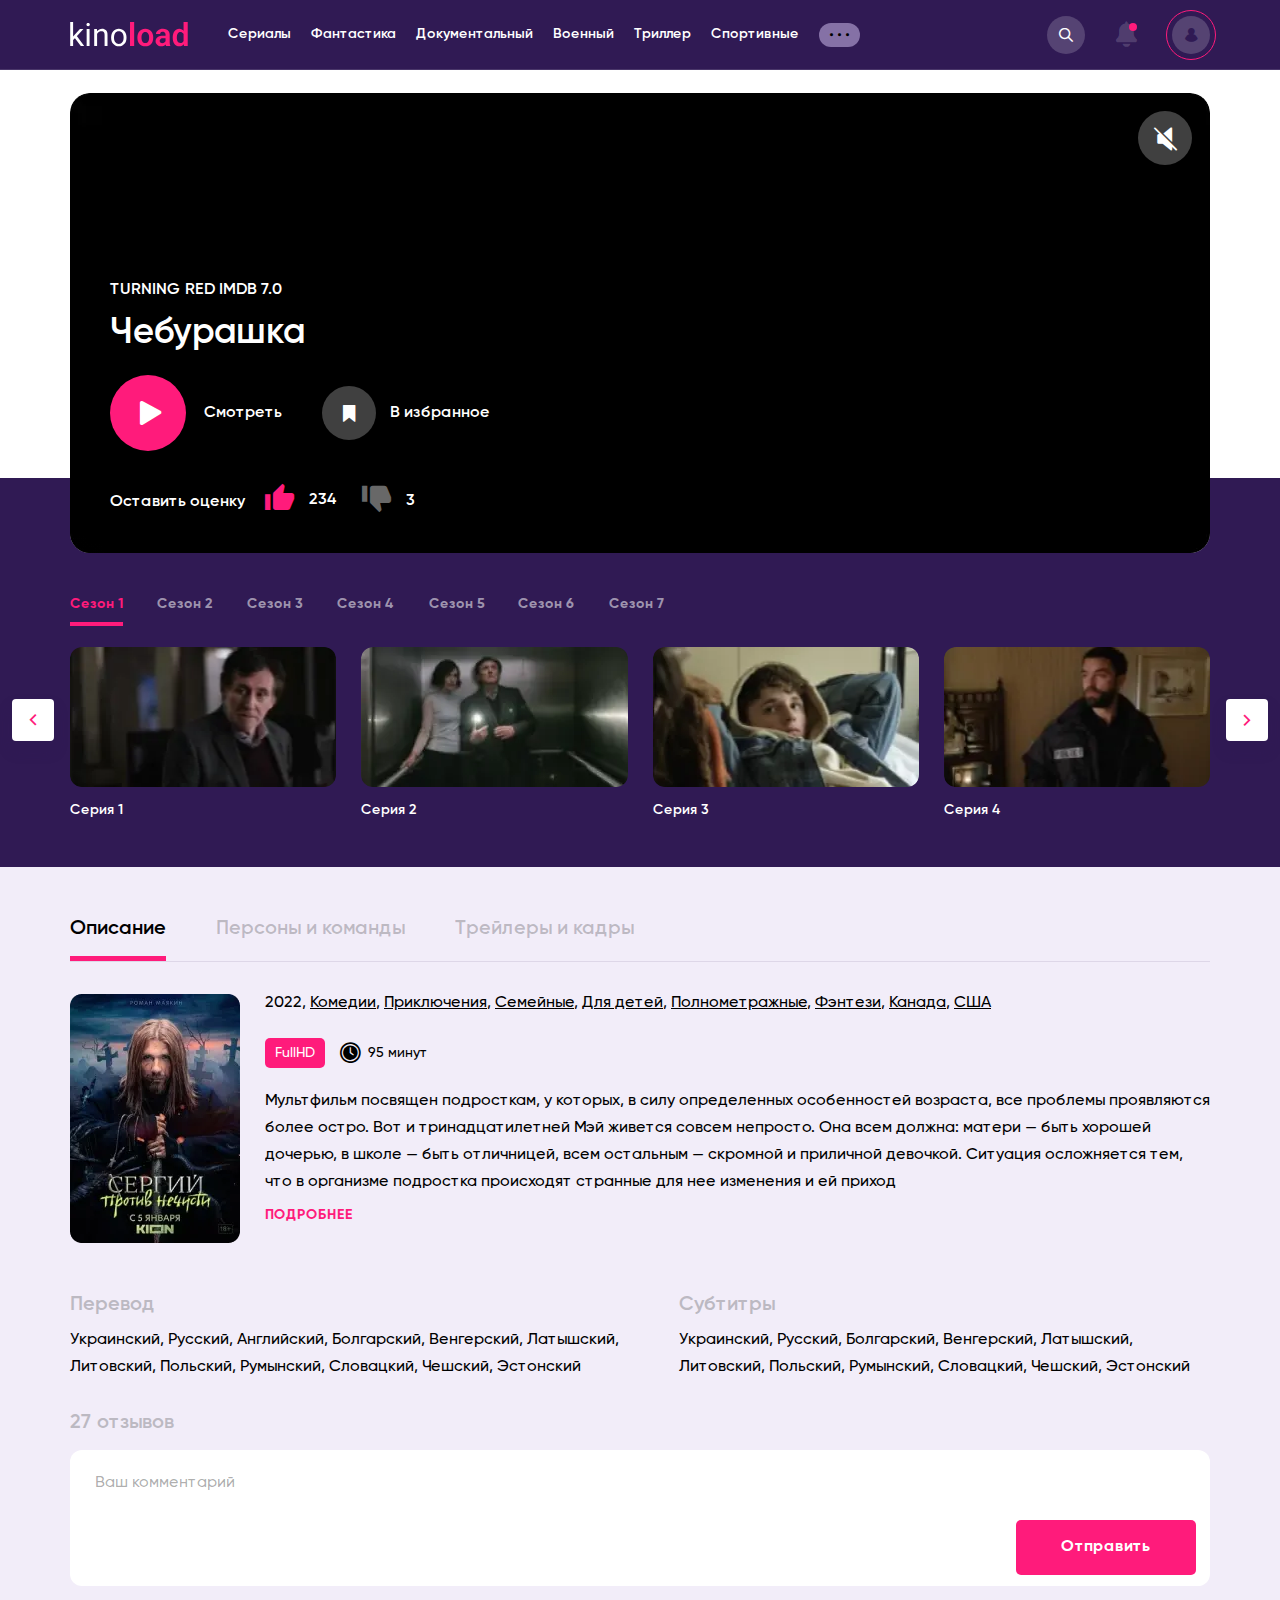
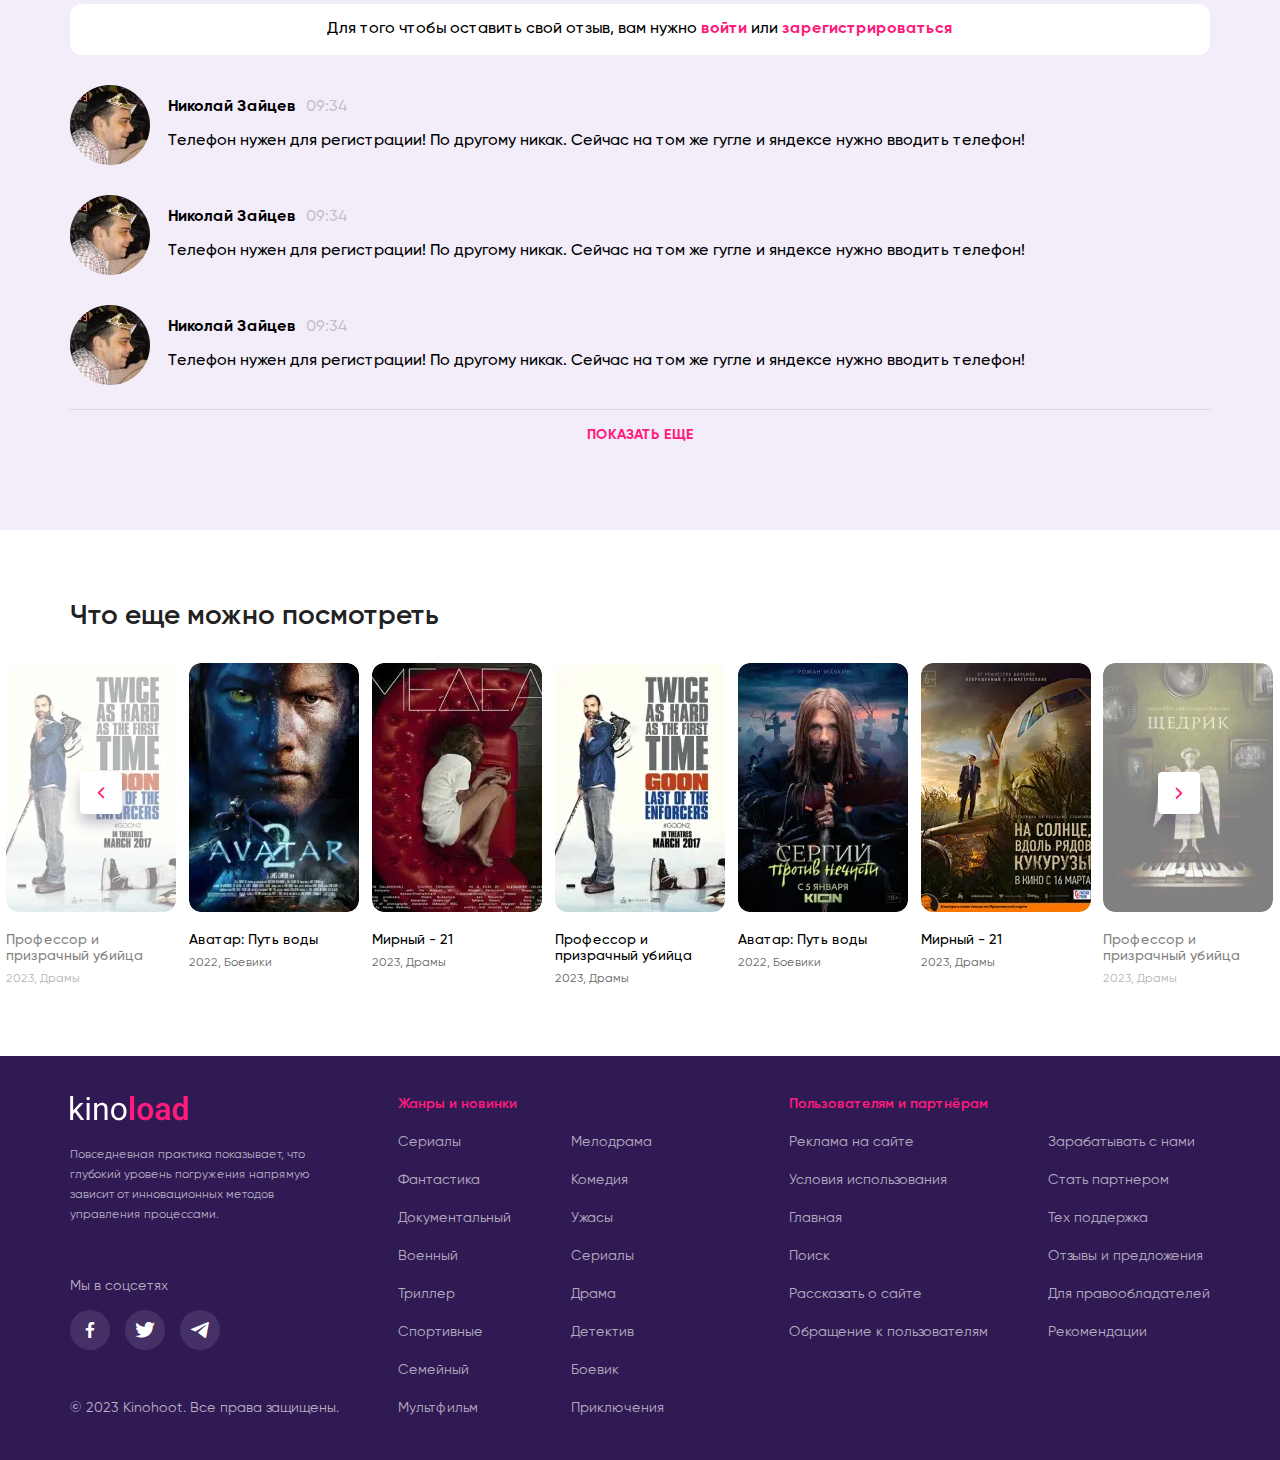
<file: serial.html>
<!DOCTYPE html>
<html lang="en">

<head>
	<title>SerialPage</title>
	<meta charset="UTF-8">
	<meta name="format-detection" content="telephone=no">
	<link rel="stylesheet" href="css/style.min.css?_v=20230525130405">
	<link rel="shortcut icon" href="img/icons/head-logo.svg">
	<meta name="viewport" content="width=device-width, initial-scale=1.0">
</head>
<!-- //======================================================================================================================================================== -->

<body>
	<div class="wrapper">
		<!-- //======================================================================================================================================================== -->
		<header class="header">
			<div class="header__container">
				<div class="header__request"></div>
				<div class="header__poisk"></div>
				<div class="header__main">
					<a href="" class="header__logo"><img src="img/icons/logo.svg" alt="Icon"></a>
					<nav class="header__navigation">
						<div class="header__item item-header">
							<a href="" class="item-header__title">Сериалы</a>
							<div class="item-header__nav">
								<ul class="item-header__list">
									<li class="item-header__item"><a href="" class="item-header__link">Семейный</a></li>
									<li class="item-header__item"><a href="" class="item-header__link">Мультфильм</a></li>
									<li class="item-header__item"><a href="" class="item-header__link">Мелодрама</a></li>
									<li class="item-header__item"><a href="" class="item-header__link">Комедия</a></li>
								</ul>
								<ul class="item-header__list">
									<li class="item-header__item"><a href="" class="item-header__link">Ужасы</a></li>
									<li class="item-header__item"><a href="" class="item-header__link">Сериалы</a></li>
									<li class="item-header__item"><a href="" class="item-header__link">Драма</a></li>
									<li class="item-header__item"><a href="" class="item-header__link">Детектив</a></li>
								</ul>
								<ul class="item-header__list">
									<li class="item-header__item"><a href="" class="item-header__link">Боевик</a></li>
									<li class="item-header__item"><a href="" class="item-header__link">Приключения</a></li>
								</ul>
							</div>
						</div>
						<div class="header__item item-header">
							<a href="" class="item-header__title">Фантастика</a>
							<div class="item-header__nav">
								<ul class="item-header__list">
									<li class="item-header__item"><a href="" class="item-header__link">Семейный</a></li>
									<li class="item-header__item"><a href="" class="item-header__link">Мультфильм</a></li>
									<li class="item-header__item"><a href="" class="item-header__link">Мелодрама</a></li>
									<li class="item-header__item"><a href="" class="item-header__link">Комедия</a></li>
								</ul>
								<ul class="item-header__list">
									<li class="item-header__item"><a href="" class="item-header__link">Ужасы</a></li>
									<li class="item-header__item"><a href="" class="item-header__link">Сериалы</a></li>
									<li class="item-header__item"><a href="" class="item-header__link">Драма</a></li>
									<li class="item-header__item"><a href="" class="item-header__link">Детектив</a></li>
								</ul>
								<ul class="item-header__list">
									<li class="item-header__item"><a href="" class="item-header__link">Боевик</a></li>
									<li class="item-header__item"><a href="" class="item-header__link">Приключения</a></li>
								</ul>
							</div>
						</div>
						<div class="header__item item-header">
							<a href="" class="item-header__title">Документальный</a>
							<div class="item-header__nav">
								<ul class="item-header__list">
									<li class="item-header__item"><a href="" class="item-header__link">Семейный</a></li>
									<li class="item-header__item"><a href="" class="item-header__link">Мультфильм</a></li>
									<li class="item-header__item"><a href="" class="item-header__link">Мелодрама</a></li>
									<li class="item-header__item"><a href="" class="item-header__link">Комедия</a></li>
								</ul>
								<ul class="item-header__list">
									<li class="item-header__item"><a href="" class="item-header__link">Ужасы</a></li>
									<li class="item-header__item"><a href="" class="item-header__link">Сериалы</a></li>
									<li class="item-header__item"><a href="" class="item-header__link">Драма</a></li>
									<li class="item-header__item"><a href="" class="item-header__link">Детектив</a></li>
								</ul>
								<ul class="item-header__list">
									<li class="item-header__item"><a href="" class="item-header__link">Боевик</a></li>
									<li class="item-header__item"><a href="" class="item-header__link">Приключения</a></li>
								</ul>
							</div>
						</div>
						<div class="header__item item-header">
							<a href="" class="item-header__title">Военный</a>
							<div class="item-header__nav">
								<ul class="item-header__list">
									<li class="item-header__item"><a href="" class="item-header__link">Семейный</a></li>
									<li class="item-header__item"><a href="" class="item-header__link">Мультфильм</a></li>
									<li class="item-header__item"><a href="" class="item-header__link">Мелодрама</a></li>
									<li class="item-header__item"><a href="" class="item-header__link">Комедия</a></li>
								</ul>
								<ul class="item-header__list">
									<li class="item-header__item"><a href="" class="item-header__link">Ужасы</a></li>
									<li class="item-header__item"><a href="" class="item-header__link">Сериалы</a></li>
									<li class="item-header__item"><a href="" class="item-header__link">Драма</a></li>
									<li class="item-header__item"><a href="" class="item-header__link">Детектив</a></li>
								</ul>
								<ul class="item-header__list">
									<li class="item-header__item"><a href="" class="item-header__link">Боевик</a></li>
									<li class="item-header__item"><a href="" class="item-header__link">Приключения</a></li>
								</ul>
							</div>
						</div>
						<div class="header__item item-header">
							<a href="" class="item-header__title">Триллер</a>
							<div class="item-header__nav">
								<ul class="item-header__list">
									<li class="item-header__item"><a href="" class="item-header__link">Семейный</a></li>
									<li class="item-header__item"><a href="" class="item-header__link">Мультфильм</a></li>
									<li class="item-header__item"><a href="" class="item-header__link">Мелодрама</a></li>
									<li class="item-header__item"><a href="" class="item-header__link">Комедия</a></li>
								</ul>
								<ul class="item-header__list">
									<li class="item-header__item"><a href="" class="item-header__link">Ужасы</a></li>
									<li class="item-header__item"><a href="" class="item-header__link">Сериалы</a></li>
									<li class="item-header__item"><a href="" class="item-header__link">Драма</a></li>
									<li class="item-header__item"><a href="" class="item-header__link">Детектив</a></li>
								</ul>
								<ul class="item-header__list">
									<li class="item-header__item"><a href="" class="item-header__link">Боевик</a></li>
									<li class="item-header__item"><a href="" class="item-header__link">Приключения</a></li>
								</ul>
							</div>
						</div>
						<div class="header__item item-header">
							<a href="" class="item-header__title">Спортивные</a>
							<div class="item-header__nav">
								<ul class="item-header__list">
									<li class="item-header__item"><a href="" class="item-header__link">Семейный</a></li>
									<li class="item-header__item"><a href="" class="item-header__link">Мультфильм</a></li>
									<li class="item-header__item"><a href="" class="item-header__link">Мелодрама</a></li>
									<li class="item-header__item"><a href="" class="item-header__link">Комедия</a></li>
								</ul>
								<ul class="item-header__list">
									<li class="item-header__item"><a href="" class="item-header__link">Ужасы</a></li>
									<li class="item-header__item"><a href="" class="item-header__link">Сериалы</a></li>
									<li class="item-header__item"><a href="" class="item-header__link">Драма</a></li>
									<li class="item-header__item"><a href="" class="item-header__link">Детектив</a></li>
								</ul>
								<ul class="item-header__list">
									<li class="item-header__item"><a href="" class="item-header__link">Боевик</a></li>
									<li class="item-header__item"><a href="" class="item-header__link">Приключения</a></li>
								</ul>
							</div>
						</div>
						<div class="header__item item-header">
							<a href="" class="item-header__more _icon-more"></a>
							<div class="item-header__nav">
								<ul class="item-header__list">
									<li class="item-header__item"><a href="" class="item-header__link">Семейный</a></li>
									<li class="item-header__item"><a href="" class="item-header__link">Мультфильм</a></li>
									<li class="item-header__item"><a href="" class="item-header__link">Мелодрама</a></li>
									<li class="item-header__item"><a href="" class="item-header__link">Комедия</a></li>
								</ul>
								<ul class="item-header__list">
									<li class="item-header__item"><a href="" class="item-header__link">Ужасы</a></li>
									<li class="item-header__item"><a href="" class="item-header__link">Сериалы</a></li>
									<li class="item-header__item"><a href="" class="item-header__link">Драма</a></li>
									<li class="item-header__item"><a href="" class="item-header__link">Детектив</a></li>
								</ul>
								<ul class="item-header__list">
									<li class="item-header__item"><a href="" class="item-header__link">Боевик</a></li>
									<li class="item-header__item"><a href="" class="item-header__link">Приключения</a></li>
								</ul>
							</div>
						</div>
					</nav>
				</div>
				<div data-da=".menu__actions, 767.98" class="header__actions actions-header">
					<button data-da=".header__request, 767.98" type="button" class="actions-header__search _icon-search"></button>
					<button type="button" class="actions-header__notification _icon-notification"><span></span></button>
					<button type="button" class="actions-header__profile _icon-profile"></button>
					<div data-da=".header__poisk, 767.98" class="actions-header__input">
						<input autocomplete="off" type="text" placeholder="Sarch">
						<div class="actions-header__btn _icon-cancel"></div>
					</div>
				</div>
				<div class="header__menu menu">
					<button type="button" class="menu__icon icon-menu"><span></span></button>
					<nav class="menu__body">
						<div class="menu__top">
							<h4 class="menu__title">Жанры и новинки</h4>
							<div class="menu__actions"></div>
						</div>
						<div class="menu__lists">
							<ul class="menu__list">
								<li class="menu__item"><a href="" class="menu__link">Сериалы</a></li>
								<li class="menu__item"><a href="" class="menu__link">Фантастика</a></li>
								<li class="menu__item"><a href="" class="menu__link">Документальный</a></li>
								<li class="menu__item"><a href="" class="menu__link">Военный</a></li>
								<li class="menu__item"><a href="" class="menu__link">Триллер</a></li>
								<li class="menu__item"><a href="" class="menu__link">Спортивные</a></li>
								<li class="menu__item"><a href="" class="menu__link">Семейный</a></li>
								<li class="menu__item"><a href="" class="menu__link">Мультфильм</a></li>
							</ul>
							<ul class="menu__list">
								<li class="menu__item"><a href="" class="menu__link">Мелодрама</a></li>
								<li class="menu__item"><a href="" class="menu__link">Комедия</a></li>
								<li class="menu__item"><a href="" class="menu__link">Ужасы</a></li>
								<li class="menu__item"><a href="" class="menu__link">Сериалы</a></li>
								<li class="menu__item"><a href="" class="menu__link">Драма</a></li>
								<li class="menu__item"><a href="" class="menu__link">Детектив</a></li>
								<li class="menu__item"><a href="" class="menu__link">Боевик</a></li>
								<li class="menu__item"><a href="" class="menu__link">Приключения</a></li>
							</ul>
						</div>
					</nav>
				</div>
			</div>
		</header>
		<!-- //======================================================================================================================================================== -->
		<main class="page">
			<!-- //======================================================================================================================================================== -->
			<section class="section__movie movie">
				<div class="movie__container">
					<div class="movie__main">
						<div class="movie__content">
							<div class="movie__name">Чебурашка</div>
							<picture><source srcset="img/movie/image.webp" type="image/webp"><img src="img/movie/image.jpg" alt="Image"></picture>
							<button type="button" class="movie__volume _icon-mute"></button>
							<div class="player-popup__actions actions-player">
								<div class="actions-player__video">
									<div class="actions-player__time">0:34:23/<span>1:34:23</span></div>
									<div class="actions-player__range" id="slider-player-serial"></div>
								</div>
								<div class="actions-player__tools">
									<div class="actions-player__hearing">
										<button type="button" class="actions-player__volume _icon-volume"></button>
										<div class="actions-player__sound" id="slider-volume-serial"></div>
									</div>
									<div class="actions-player__main">
										<button type="button" class="actions-player__prev _icon-play-arrow"></button>
										<button type="button" class="actions-player__before _icon-play"></button>
										<button type="button" class="actions-player__play _icon-play"><img src="img/icons/pause.svg" alt="Icon"></button>
										<button type="button" class="actions-player__after _icon-play"></button>
										<button type="button" class="actions-player__next _icon-play-arrow"></button>
									</div>
									<div class="actions-player__more">
										<button type="button" class="actions-player__settings _icon-settings">
											<div class="actions-player__list">
												<div class="actions-player__item">1080 p</div>
												<div class="actions-player__item">720 p</div>
												<div class="actions-player__item">480 p</div>
												<div class="actions-player__item">240 p</div>
											</div>
										</button>
										<button type="button" class="actions-player__size _icon-size"></button>
									</div>
								</div>
							</div>
						</div>
						<div class="movie__body">
							<h5 class="movie__subtitle">TURNING RED IMDB 7.0</h5>
							<h3 class="movie__title">Чебурашка</h3>
							<div class="movie__actions">
								<button type="button" class="movie__play _icon-play">Смотреть</button>
								<button type="button" class="movie__save _icon-save">В избранное</button>
							</div>
							<div class="movie__response">
								<p>Оставить оценку</p>
								<div class="movie__buttons">
									<button type="button" class="movie__like _icon-like"><span>234</span></button>
									<button type="button" class="movie__dislike _icon-dislike"><span>3</span></button>
								</div>
							</div>
						</div>
					</div>
				</div>
			</section>
			<!-- //======================================================================================================================================================== -->
			<section class="section__serial serial">
				<div class="serial__container">
					<div data-tabs class="serial__tabs tabs-serial">
						<div class="tabs-serial__inner">
							<nav data-tabs-titles class="tabs-serial__navigation">
								<button type="button" class="tabs-serial__title _tab-active">Сезон 1</button>
								<button type="button" class="tabs-serial__title">Сезон 2</button>
								<button type="button" class="tabs-serial__title">Сезон 3</button>
								<button type="button" class="tabs-serial__title">Сезон 4</button>
								<button type="button" class="tabs-serial__title">Сезон 5</button>
								<button type="button" class="tabs-serial__title">Сезон 6</button>
								<button type="button" class="tabs-serial__title">Сезон 7</button>
							</nav>
						</div>
						<div data-tabs-body class="tabs-serial__content">
							<div class="tabs-serial__body body-tabs-serial">
								<div class="body-tabs-serial__body">
									<div class="body-tabs-serial__slider slider-serial-01 swiper">
										<div class="body-tabs-serial__wrapper swiper-wrapper">
											<div class="body-tabs-serial__slide swiper-slide">
												<div class="body-tabs-serial__image">
													<picture><source srcset="img/serial/image-01.webp" type="image/webp"><img src="img/serial/image-01.png" alt="Image"></picture>
												</div>
												<div class="body-tabs-serial__episode">Серия 1</div>
											</div>
											<div class="body-tabs-serial__slide swiper-slide">
												<div class="body-tabs-serial__image">
													<picture><source srcset="img/serial/image-02.webp" type="image/webp"><img src="img/serial/image-02.png" alt="Image"></picture>
												</div>
												<div class="body-tabs-serial__episode">Серия 2</div>
											</div>
											<div class="body-tabs-serial__slide swiper-slide">
												<div class="body-tabs-serial__image">
													<picture><source srcset="img/serial/image-03.webp" type="image/webp"><img src="img/serial/image-03.png" alt="Image"></picture>
												</div>
												<div class="body-tabs-serial__episode">Серия 3</div>
											</div>
											<div class="body-tabs-serial__slide swiper-slide">
												<div class="body-tabs-serial__image">
													<picture><source srcset="img/serial/image-04.webp" type="image/webp"><img src="img/serial/image-04.png" alt="Image"></picture>
												</div>
												<div class="body-tabs-serial__episode">Серия 4</div>
											</div>
											<div class="body-tabs-serial__slide swiper-slide">
												<div class="body-tabs-serial__image">
													<picture><source srcset="img/serial/image-01.webp" type="image/webp"><img src="img/serial/image-01.png" alt="Image"></picture>
												</div>
												<div class="body-tabs-serial__episode">Серия 1</div>
											</div>
											<div class="body-tabs-serial__slide swiper-slide">
												<div class="body-tabs-serial__image">
													<picture><source srcset="img/serial/image-02.webp" type="image/webp"><img src="img/serial/image-02.png" alt="Image"></picture>
												</div>
												<div class="body-tabs-serial__episode">Серия 2</div>
											</div>
											<div class="body-tabs-serial__slide swiper-slide">
												<div class="body-tabs-serial__image">
													<picture><source srcset="img/serial/image-03.webp" type="image/webp"><img src="img/serial/image-03.png" alt="Image"></picture>
												</div>
												<div class="body-tabs-serial__episode">Серия 3</div>
											</div>
											<div class="body-tabs-serial__slide swiper-slide">
												<div class="body-tabs-serial__image">
													<picture><source srcset="img/serial/image-04.webp" type="image/webp"><img src="img/serial/image-04.png" alt="Image"></picture>
												</div>
												<div class="body-tabs-serial__episode">Серия 4</div>
											</div>
										</div>
									</div>
									<div class="body-tabs-serial__arrows">
										<button type="button" class="serial-arrow_prev serial-arrow-01_prev _icon-arrow"></button>
										<button type="button" class="serial-arrow_next serial-arrow_transform serial-arrow-01_next _icon-arrow"></button>
									</div>
								</div>
							</div>
							<div class="tabs-serial__body body-tabs-serial">
								<div class="body-tabs-serial__body">
									<div class="body-tabs-serial__slider slider-serial-02 swiper">
										<div class="body-tabs-serial__wrapper swiper-wrapper">
											<div class="body-tabs-serial__slide swiper-slide">
												<div class="body-tabs-serial__image">
													<picture><source srcset="img/serial/image-04.webp" type="image/webp"><img src="img/serial/image-04.png" alt="Image"></picture>
												</div>
												<div class="body-tabs-serial__episode">Серия 1</div>
											</div>
											<div class="body-tabs-serial__slide swiper-slide">
												<div class="body-tabs-serial__image">
													<picture><source srcset="img/serial/image-03.webp" type="image/webp"><img src="img/serial/image-03.png" alt="Image"></picture>
												</div>
												<div class="body-tabs-serial__episode">Серия 2</div>
											</div>
											<div class="body-tabs-serial__slide swiper-slide">
												<div class="body-tabs-serial__image">
													<picture><source srcset="img/serial/image-02.webp" type="image/webp"><img src="img/serial/image-02.png" alt="Image"></picture>
												</div>
												<div class="body-tabs-serial__episode">Серия 3</div>
											</div>
											<div class="body-tabs-serial__slide swiper-slide">
												<div class="body-tabs-serial__image">
													<picture><source srcset="img/serial/image-01.webp" type="image/webp"><img src="img/serial/image-01.png" alt="Image"></picture>
												</div>
												<div class="body-tabs-serial__episode">Серия 4</div>
											</div>
											<div class="body-tabs-serial__slide swiper-slide">
												<div class="body-tabs-serial__image">
													<picture><source srcset="img/serial/image-04.webp" type="image/webp"><img src="img/serial/image-04.png" alt="Image"></picture>
												</div>
												<div class="body-tabs-serial__episode">Серия 1</div>
											</div>
											<div class="body-tabs-serial__slide swiper-slide">
												<div class="body-tabs-serial__image">
													<picture><source srcset="img/serial/image-03.webp" type="image/webp"><img src="img/serial/image-03.png" alt="Image"></picture>
												</div>
												<div class="body-tabs-serial__episode">Серия 2</div>
											</div>
											<div class="body-tabs-serial__slide swiper-slide">
												<div class="body-tabs-serial__image">
													<picture><source srcset="img/serial/image-02.webp" type="image/webp"><img src="img/serial/image-02.png" alt="Image"></picture>
												</div>
												<div class="body-tabs-serial__episode">Серия 3</div>
											</div>
											<div class="body-tabs-serial__slide swiper-slide">
												<div class="body-tabs-serial__image">
													<picture><source srcset="img/serial/image-01.webp" type="image/webp"><img src="img/serial/image-01.png" alt="Image"></picture>
												</div>
												<div class="body-tabs-serial__episode">Серия 4</div>
											</div>
										</div>
									</div>
									<div class="body-tabs-serial__arrows">
										<button type="button" class="serial-arrow_prev serial-arrow-02_prev _icon-arrow"></button>
										<button type="button" class="serial-arrow_next serial-arrow_transform serial-arrow-02_next _icon-arrow"></button>
									</div>
								</div>
							</div>
							<div class="tabs-serial__body body-tabs-serial">
								<div class="body-tabs-serial__body">
									<div class="body-tabs-serial__slider slider-serial-03 swiper">
										<div class="body-tabs-serial__wrapper swiper-wrapper">
											<div class="body-tabs-serial__slide swiper-slide">
												<div class="body-tabs-serial__image">
													<picture><source srcset="img/serial/image-03.webp" type="image/webp"><img src="img/serial/image-03.png" alt="Image"></picture>
												</div>
												<div class="body-tabs-serial__episode">Серия 1</div>
											</div>
											<div class="body-tabs-serial__slide swiper-slide">
												<div class="body-tabs-serial__image">
													<picture><source srcset="img/serial/image-01.webp" type="image/webp"><img src="img/serial/image-01.png" alt="Image"></picture>
												</div>
												<div class="body-tabs-serial__episode">Серия 2</div>
											</div>
											<div class="body-tabs-serial__slide swiper-slide">
												<div class="body-tabs-serial__image">
													<picture><source srcset="img/serial/image-04.webp" type="image/webp"><img src="img/serial/image-04.png" alt="Image"></picture>
												</div>
												<div class="body-tabs-serial__episode">Серия 3</div>
											</div>
											<div class="body-tabs-serial__slide swiper-slide">
												<div class="body-tabs-serial__image">
													<picture><source srcset="img/serial/image-02.webp" type="image/webp"><img src="img/serial/image-02.png" alt="Image"></picture>
												</div>
												<div class="body-tabs-serial__episode">Серия 4</div>
											</div>
											<div class="body-tabs-serial__slide swiper-slide">
												<div class="body-tabs-serial__image">
													<picture><source srcset="img/serial/image-03.webp" type="image/webp"><img src="img/serial/image-03.png" alt="Image"></picture>
												</div>
												<div class="body-tabs-serial__episode">Серия 1</div>
											</div>
											<div class="body-tabs-serial__slide swiper-slide">
												<div class="body-tabs-serial__image">
													<picture><source srcset="img/serial/image-01.webp" type="image/webp"><img src="img/serial/image-01.png" alt="Image"></picture>
												</div>
												<div class="body-tabs-serial__episode">Серия 2</div>
											</div>
											<div class="body-tabs-serial__slide swiper-slide">
												<div class="body-tabs-serial__image">
													<picture><source srcset="img/serial/image-04.webp" type="image/webp"><img src="img/serial/image-04.png" alt="Image"></picture>
												</div>
												<div class="body-tabs-serial__episode">Серия 3</div>
											</div>
											<div class="body-tabs-serial__slide swiper-slide">
												<div class="body-tabs-serial__image">
													<picture><source srcset="img/serial/image-02.webp" type="image/webp"><img src="img/serial/image-02.png" alt="Image"></picture>
												</div>
												<div class="body-tabs-serial__episode">Серия 4</div>
											</div>
										</div>
									</div>
									<div class="body-tabs-serial__arrows">
										<button type="button" class="serial-arrow_prev serial-arrow-03_prev _icon-arrow"></button>
										<button type="button" class="serial-arrow_next serial-arrow_transform serial-arrow-03_next _icon-arrow"></button>
									</div>
								</div>
							</div>
							<div class="tabs-serial__body body-tabs-serial">
								<div class="body-tabs-serial__body">
									<div class="body-tabs-serial__slider slider-serial-01 swiper">
										<div class="body-tabs-serial__wrapper swiper-wrapper">
											<div class="body-tabs-serial__slide swiper-slide">
												<div class="body-tabs-serial__image">
													<picture><source srcset="img/serial/image-01.webp" type="image/webp"><img src="img/serial/image-01.png" alt="Image"></picture>
												</div>
												<div class="body-tabs-serial__episode">Серия 1</div>
											</div>
											<div class="body-tabs-serial__slide swiper-slide">
												<div class="body-tabs-serial__image">
													<picture><source srcset="img/serial/image-02.webp" type="image/webp"><img src="img/serial/image-02.png" alt="Image"></picture>
												</div>
												<div class="body-tabs-serial__episode">Серия 2</div>
											</div>
											<div class="body-tabs-serial__slide swiper-slide">
												<div class="body-tabs-serial__image">
													<picture><source srcset="img/serial/image-03.webp" type="image/webp"><img src="img/serial/image-03.png" alt="Image"></picture>
												</div>
												<div class="body-tabs-serial__episode">Серия 3</div>
											</div>
											<div class="body-tabs-serial__slide swiper-slide">
												<div class="body-tabs-serial__image">
													<picture><source srcset="img/serial/image-04.webp" type="image/webp"><img src="img/serial/image-04.png" alt="Image"></picture>
												</div>
												<div class="body-tabs-serial__episode">Серия 4</div>
											</div>
											<div class="body-tabs-serial__slide swiper-slide">
												<div class="body-tabs-serial__image">
													<picture><source srcset="img/serial/image-01.webp" type="image/webp"><img src="img/serial/image-01.png" alt="Image"></picture>
												</div>
												<div class="body-tabs-serial__episode">Серия 1</div>
											</div>
											<div class="body-tabs-serial__slide swiper-slide">
												<div class="body-tabs-serial__image">
													<picture><source srcset="img/serial/image-02.webp" type="image/webp"><img src="img/serial/image-02.png" alt="Image"></picture>
												</div>
												<div class="body-tabs-serial__episode">Серия 2</div>
											</div>
											<div class="body-tabs-serial__slide swiper-slide">
												<div class="body-tabs-serial__image">
													<picture><source srcset="img/serial/image-03.webp" type="image/webp"><img src="img/serial/image-03.png" alt="Image"></picture>
												</div>
												<div class="body-tabs-serial__episode">Серия 3</div>
											</div>
											<div class="body-tabs-serial__slide swiper-slide">
												<div class="body-tabs-serial__image">
													<picture><source srcset="img/serial/image-04.webp" type="image/webp"><img src="img/serial/image-04.png" alt="Image"></picture>
												</div>
												<div class="body-tabs-serial__episode">Серия 4</div>
											</div>
										</div>
									</div>
									<div class="body-tabs-serial__arrows">
										<button type="button" class="serial-arrow_prev serial-arrow-01_prev _icon-arrow"></button>
										<button type="button" class="serial-arrow_next serial-arrow_transform serial-arrow-01_next _icon-arrow"></button>
									</div>
								</div>
							</div>
							<div class="tabs-serial__body body-tabs-serial">
								<div class="body-tabs-serial__body">
									<div class="body-tabs-serial__slider slider-serial-02 swiper">
										<div class="body-tabs-serial__wrapper swiper-wrapper">
											<div class="body-tabs-serial__slide swiper-slide">
												<div class="body-tabs-serial__image">
													<picture><source srcset="img/serial/image-04.webp" type="image/webp"><img src="img/serial/image-04.png" alt="Image"></picture>
												</div>
												<div class="body-tabs-serial__episode">Серия 1</div>
											</div>
											<div class="body-tabs-serial__slide swiper-slide">
												<div class="body-tabs-serial__image">
													<picture><source srcset="img/serial/image-03.webp" type="image/webp"><img src="img/serial/image-03.png" alt="Image"></picture>
												</div>
												<div class="body-tabs-serial__episode">Серия 2</div>
											</div>
											<div class="body-tabs-serial__slide swiper-slide">
												<div class="body-tabs-serial__image">
													<picture><source srcset="img/serial/image-02.webp" type="image/webp"><img src="img/serial/image-02.png" alt="Image"></picture>
												</div>
												<div class="body-tabs-serial__episode">Серия 3</div>
											</div>
											<div class="body-tabs-serial__slide swiper-slide">
												<div class="body-tabs-serial__image">
													<picture><source srcset="img/serial/image-01.webp" type="image/webp"><img src="img/serial/image-01.png" alt="Image"></picture>
												</div>
												<div class="body-tabs-serial__episode">Серия 4</div>
											</div>
											<div class="body-tabs-serial__slide swiper-slide">
												<div class="body-tabs-serial__image">
													<picture><source srcset="img/serial/image-04.webp" type="image/webp"><img src="img/serial/image-04.png" alt="Image"></picture>
												</div>
												<div class="body-tabs-serial__episode">Серия 1</div>
											</div>
											<div class="body-tabs-serial__slide swiper-slide">
												<div class="body-tabs-serial__image">
													<picture><source srcset="img/serial/image-03.webp" type="image/webp"><img src="img/serial/image-03.png" alt="Image"></picture>
												</div>
												<div class="body-tabs-serial__episode">Серия 2</div>
											</div>
											<div class="body-tabs-serial__slide swiper-slide">
												<div class="body-tabs-serial__image">
													<picture><source srcset="img/serial/image-02.webp" type="image/webp"><img src="img/serial/image-02.png" alt="Image"></picture>
												</div>
												<div class="body-tabs-serial__episode">Серия 3</div>
											</div>
											<div class="body-tabs-serial__slide swiper-slide">
												<div class="body-tabs-serial__image">
													<picture><source srcset="img/serial/image-01.webp" type="image/webp"><img src="img/serial/image-01.png" alt="Image"></picture>
												</div>
												<div class="body-tabs-serial__episode">Серия 4</div>
											</div>
										</div>
									</div>
									<div class="body-tabs-serial__arrows">
										<button type="button" class="serial-arrow_prev serial-arrow-02_prev _icon-arrow"></button>
										<button type="button" class="serial-arrow_next serial-arrow_transform serial-arrow-02_next _icon-arrow"></button>
									</div>
								</div>
							</div>
							<div class="tabs-serial__body body-tabs-serial">
								<div class="body-tabs-serial__body">
									<div class="body-tabs-serial__slider slider-serial-03 swiper">
										<div class="body-tabs-serial__wrapper swiper-wrapper">
											<div class="body-tabs-serial__slide swiper-slide">
												<div class="body-tabs-serial__image">
													<picture><source srcset="img/serial/image-03.webp" type="image/webp"><img src="img/serial/image-03.png" alt="Image"></picture>
												</div>
												<div class="body-tabs-serial__episode">Серия 1</div>
											</div>
											<div class="body-tabs-serial__slide swiper-slide">
												<div class="body-tabs-serial__image">
													<picture><source srcset="img/serial/image-01.webp" type="image/webp"><img src="img/serial/image-01.png" alt="Image"></picture>
												</div>
												<div class="body-tabs-serial__episode">Серия 2</div>
											</div>
											<div class="body-tabs-serial__slide swiper-slide">
												<div class="body-tabs-serial__image">
													<picture><source srcset="img/serial/image-04.webp" type="image/webp"><img src="img/serial/image-04.png" alt="Image"></picture>
												</div>
												<div class="body-tabs-serial__episode">Серия 3</div>
											</div>
											<div class="body-tabs-serial__slide swiper-slide">
												<div class="body-tabs-serial__image">
													<picture><source srcset="img/serial/image-02.webp" type="image/webp"><img src="img/serial/image-02.png" alt="Image"></picture>
												</div>
												<div class="body-tabs-serial__episode">Серия 4</div>
											</div>
											<div class="body-tabs-serial__slide swiper-slide">
												<div class="body-tabs-serial__image">
													<picture><source srcset="img/serial/image-03.webp" type="image/webp"><img src="img/serial/image-03.png" alt="Image"></picture>
												</div>
												<div class="body-tabs-serial__episode">Серия 1</div>
											</div>
											<div class="body-tabs-serial__slide swiper-slide">
												<div class="body-tabs-serial__image">
													<picture><source srcset="img/serial/image-01.webp" type="image/webp"><img src="img/serial/image-01.png" alt="Image"></picture>
												</div>
												<div class="body-tabs-serial__episode">Серия 2</div>
											</div>
											<div class="body-tabs-serial__slide swiper-slide">
												<div class="body-tabs-serial__image">
													<picture><source srcset="img/serial/image-04.webp" type="image/webp"><img src="img/serial/image-04.png" alt="Image"></picture>
												</div>
												<div class="body-tabs-serial__episode">Серия 3</div>
											</div>
											<div class="body-tabs-serial__slide swiper-slide">
												<div class="body-tabs-serial__image">
													<picture><source srcset="img/serial/image-02.webp" type="image/webp"><img src="img/serial/image-02.png" alt="Image"></picture>
												</div>
												<div class="body-tabs-serial__episode">Серия 4</div>
											</div>
										</div>
									</div>
									<div class="body-tabs-serial__arrows">
										<button type="button" class="serial-arrow_prev serial-arrow-03_prev _icon-arrow"></button>
										<button type="button" class="serial-arrow_next serial-arrow_transform serial-arrow-03_next _icon-arrow"></button>
									</div>
								</div>
							</div>
							<div class="tabs-serial__body body-tabs-serial">
								<div class="body-tabs-serial__body">
									<div class="body-tabs-serial__slider slider-serial-01 swiper">
										<div class="body-tabs-serial__wrapper swiper-wrapper">
											<div class="body-tabs-serial__slide swiper-slide">
												<div class="body-tabs-serial__image">
													<picture><source srcset="img/serial/image-01.webp" type="image/webp"><img src="img/serial/image-01.png" alt="Image"></picture>
												</div>
												<div class="body-tabs-serial__episode">Серия 1</div>
											</div>
											<div class="body-tabs-serial__slide swiper-slide">
												<div class="body-tabs-serial__image">
													<picture><source srcset="img/serial/image-02.webp" type="image/webp"><img src="img/serial/image-02.png" alt="Image"></picture>
												</div>
												<div class="body-tabs-serial__episode">Серия 2</div>
											</div>
											<div class="body-tabs-serial__slide swiper-slide">
												<div class="body-tabs-serial__image">
													<picture><source srcset="img/serial/image-03.webp" type="image/webp"><img src="img/serial/image-03.png" alt="Image"></picture>
												</div>
												<div class="body-tabs-serial__episode">Серия 3</div>
											</div>
											<div class="body-tabs-serial__slide swiper-slide">
												<div class="body-tabs-serial__image">
													<picture><source srcset="img/serial/image-04.webp" type="image/webp"><img src="img/serial/image-04.png" alt="Image"></picture>
												</div>
												<div class="body-tabs-serial__episode">Серия 4</div>
											</div>
											<div class="body-tabs-serial__slide swiper-slide">
												<div class="body-tabs-serial__image">
													<picture><source srcset="img/serial/image-01.webp" type="image/webp"><img src="img/serial/image-01.png" alt="Image"></picture>
												</div>
												<div class="body-tabs-serial__episode">Серия 1</div>
											</div>
											<div class="body-tabs-serial__slide swiper-slide">
												<div class="body-tabs-serial__image">
													<picture><source srcset="img/serial/image-02.webp" type="image/webp"><img src="img/serial/image-02.png" alt="Image"></picture>
												</div>
												<div class="body-tabs-serial__episode">Серия 2</div>
											</div>
											<div class="body-tabs-serial__slide swiper-slide">
												<div class="body-tabs-serial__image">
													<picture><source srcset="img/serial/image-03.webp" type="image/webp"><img src="img/serial/image-03.png" alt="Image"></picture>
												</div>
												<div class="body-tabs-serial__episode">Серия 3</div>
											</div>
											<div class="body-tabs-serial__slide swiper-slide">
												<div class="body-tabs-serial__image">
													<picture><source srcset="img/serial/image-04.webp" type="image/webp"><img src="img/serial/image-04.png" alt="Image"></picture>
												</div>
												<div class="body-tabs-serial__episode">Серия 4</div>
											</div>
										</div>
									</div>
									<div class="body-tabs-serial__arrows">
										<button type="button" class="serial-arrow_prev serial-arrow-01_prev _icon-arrow"></button>
										<button type="button" class="serial-arrow_next serial-arrow_transform serial-arrow-01_next _icon-arrow"></button>
									</div>
								</div>
							</div>
						</div>
					</div>
				</div>
			</section>
			<!-- //======================================================================================================================================================== -->
			<section class="section__description description description_serial">
				<div class="description__container">
					<div data-tabs class="description__tabs tabs-description">
						<nav data-tabs-titles class="tabs-description__navigation">
							<button type="button" class="tabs-description__title _tab-active">Описание</button>
							<button type="button" class="tabs-description__title">Персоны и команды</button>
							<button type="button" class="tabs-description__title">Трейлеры и кадры</button>
						</nav>
						<div data-tabs-body class="tabs-description__content">
							<div class="tabs-description__body body-tabs-description">
								<div class="body-tabs-description__movie">
									<div class="body-tabs-description__main">
										<div class="body-tabs-description__image">
											<picture><source srcset="img/collection/image-04.webp" type="image/webp"><img src="img/collection/image-04.png" alt="Image"></picture>
										</div>
										<div class="body-tabs-description__inner">
											<div class="body-tabs-description__tags">
												<span>2022</span>,
												<a href="" class="body-tabs-description__link">Комедии</a>,
												<a href="" class="body-tabs-description__link">Приключения</a>,
												<a href="" class="body-tabs-description__link">Семейные</a>,
												<a href="" class="body-tabs-description__link">Для детей</a>,
												<a href="" class="body-tabs-description__link">Полнометражные</a>,
												<a href="" class="body-tabs-description__link">Фэнтези</a>,
												<a href="" class="body-tabs-description__link">Канада</a>,
												<a href="" class="body-tabs-description__link">США</a>
											</div>
											<div class="body-tabs-description__info">
												<div class="body-tabs-description__quality">FullHD</div>
												<div class="body-tabs-description__time _icon-time">95 минут</div>
											</div>
											<div data-da=".body-tabs-description__textual, 767.98" class="body-tabs-description__about">
												<div class="body-tabs-description__content">
													<p>
														Мультфильм посвящен подросткам, у которых, в силу определенных
														особенностей возраста, все проблемы проявляются более остро. Вот
														и
														тринадцатилетней Мэй живется совсем непросто. Она всем должна:
														матери — быть хорошей дочерью, в школе — быть отличницей, всем
														остальным — скромной и приличной девочкой. Ситуация осложняется
														тем,
														что в организме подростка происходят странные для нее изменения
														и ей
														приход
													</p>
													<p>
														Мультфильм посвящен подросткам, у которых, в силу определенных
														особенностей возраста, все проблемы проявляются более остро. Вот
														и
														тринадцатилетней Мэй живется совсем непросто. Она всем должна:
														матери — быть хорошей дочерью, в школе — быть отличницей, всем
														остальным — скромной и приличной девочкой. Ситуация осложняется
														тем,
														что в организме подростка происходят странные для нее изменения
														и ей
														приход
													</p>
												</div>
												<button type="button" class="body-tabs-description__more">
													<span>Подробнее</span><span>Скыть</span>
												</button>
											</div>
										</div>
									</div>
									<div class="body-tabs-description__textual"></div>
									<div class="body-tabs-description__bottom">
										<div class="body-tabs-description__item">
											<h4>Перевод</h4>
											<div class="body-tabs-description__types">
												Украинский, Русский, Английский, Болгарский, Венгерский, Латышский,
												Литовский, Польский, Румынский, Словацкий, Чешский, Эстонский
											</div>
										</div>
										<div class="body-tabs-description__item">
											<h4>Субтитры</h4>
											<div class="body-tabs-description__types">
												Украинский, Русский, Болгарский, Венгерский, Латышский, Литовский,
												Польский, Румынский, Словацкий, Чешский, Эстонский
											</div>
										</div>
									</div>
								</div>
							</div>
							<div class="tabs-description__body">
								<div class="tabs-description__lorem">
									<p>
										Lorem ipsum dolor sit amet, consectetur adipisicing elit. Exercitationem, ullam?
										Iste
										ipsam quos deleniti aliquam sunt perspiciatis suscipit id. Animi laboriosam
										consectetur
										commodi excepturi, nobis culpa sequi modi aperiam facilis!
									</p>
									<p>
										Lorem ipsum dolor sit amet, consectetur adipisicing elit. Exercitationem, ullam?
										Iste
										ipsam quos deleniti aliquam sunt perspiciatis suscipit id. Animi laboriosam
										consectetur
										commodi excepturi, nobis culpa sequi modi aperiam facilis!
									</p>
									<p>
										Lorem ipsum dolor sit amet, consectetur adipisicing elit. Exercitationem, ullam?
										Iste
										ipsam quos deleniti aliquam sunt perspiciatis suscipit id. Animi laboriosam
										consectetur
										commodi excepturi, nobis culpa sequi modi aperiam facilis!
									</p>
								</div>
							</div>
							<div class="tabs-description__body">
								<div class="tabs-description__lorem">
									<p>
										Lorem ipsum dolor sit amet, consectetur adipisicing elit. Exercitationem, ullam?
										Iste
										ipsam quos deleniti aliquam sunt perspiciatis suscipit id. Animi laboriosam
										consectetur
										commodi excepturi, nobis culpa sequi modi aperiam facilis!
									</p>
									<p>
										Lorem ipsum dolor sit amet, consectetur adipisicing elit. Exercitationem, ullam?
										Iste
										ipsam quos deleniti aliquam sunt perspiciatis suscipit id. Animi laboriosam
										consectetur
										commodi excepturi, nobis culpa sequi modi aperiam facilis!
									</p>
									<p>
										Lorem ipsum dolor sit amet, consectetur adipisicing elit. Exercitationem, ullam?
										Iste
										ipsam quos deleniti aliquam sunt perspiciatis suscipit id. Animi laboriosam
										consectetur
										commodi excepturi, nobis culpa sequi modi aperiam facilis!
									</p>
									<p>
										Lorem ipsum dolor sit amet, consectetur adipisicing elit. Exercitationem, ullam?
										Iste
										ipsam quos deleniti aliquam sunt perspiciatis suscipit id. Animi laboriosam
										consectetur
										commodi excepturi, nobis culpa sequi modi aperiam facilis!
									</p>
								</div>
							</div>
						</div>
					</div>
					<div class="description__comments comments-description">
						<h5 class="comments-description__subtitle">27 отзывов</h5>
						<div class="comments-description__textarea">
							<textarea autocomplete="off" name="form[]" placeholder="Ваш комментарий"></textarea>
							<button type="button" class="comments-description__button btn">Отправить</button>
						</div>
						<div class="comments-description__advice">
							Для того чтобы оставить свой отзыв, вам <br> нужно <button data-popup="#login" type="button">войти</button> или
							<button data-popup="#confirm" type="button">зарегистрироваться</button>
						</div>
						<div data-showmore class="comments-description__body">
							<div data-showmore-content class="comments-description__content">
								<div class="comments-description__item item-comments-description">
									<div class="item-comments-description__icon">
										<picture><source srcset="img/movie/icon.webp" type="image/webp"><img src="img/movie/icon.png" alt="Icon"></picture>
									</div>
									<div class="item-comments-description__content">
										<div class="item-comments-description__top">
											<h5 class="item-comments-description__name">Николай Зайцев</h5>
											<div class="item-comments-description__time">09:34</div>
										</div>
										<div class="item-comments-description__comment">
											Телефон нужен для регистрации! По другому никак. Сейчас на том же гугле и
											яндексе нужно вводить телефон!
										</div>
									</div>
								</div>
								<div class="comments-description__item item-comments-description">
									<div class="item-comments-description__icon">
										<picture><source srcset="img/movie/icon.webp" type="image/webp"><img src="img/movie/icon.png" alt="Icon"></picture>
									</div>
									<div class="item-comments-description__content">
										<div class="item-comments-description__top">
											<h5 class="item-comments-description__name">Николай Зайцев</h5>
											<div class="item-comments-description__time">09:34</div>
										</div>
										<div class="item-comments-description__comment">
											Телефон нужен для регистрации! По другому никак. Сейчас на том же гугле и
											яндексе нужно вводить телефон!
										</div>
									</div>
								</div>
								<div class="comments-description__item item-comments-description">
									<div class="item-comments-description__icon">
										<picture><source srcset="img/movie/icon.webp" type="image/webp"><img src="img/movie/icon.png" alt="Icon"></picture>
									</div>
									<div class="item-comments-description__content">
										<div class="item-comments-description__top">
											<h5 class="item-comments-description__name">Николай Зайцев</h5>
											<div class="item-comments-description__time">09:34</div>
										</div>
										<div class="item-comments-description__comment">
											Телефон нужен для регистрации! По другому никак. Сейчас на том же гугле и
											яндексе нужно вводить телефон!
										</div>
									</div>
								</div>
								<div class="comments-description__item item-comments-description">
									<div class="item-comments-description__icon">
										<picture><source srcset="img/movie/icon.webp" type="image/webp"><img src="img/movie/icon.png" alt="Icon"></picture>
									</div>
									<div class="item-comments-description__content">
										<div class="item-comments-description__top">
											<h5 class="item-comments-description__name">Николай Зайцев</h5>
											<div class="item-comments-description__time">09:34</div>
										</div>
										<div class="item-comments-description__comment">
											Телефон нужен для регистрации! По другому никак. Сейчас на том же гугле и
											яндексе нужно вводить телефон!
										</div>
									</div>
								</div>
								<div class="comments-description__item item-comments-description">
									<div class="item-comments-description__icon">
										<picture><source srcset="img/movie/icon.webp" type="image/webp"><img src="img/movie/icon.png" alt="Icon"></picture>
									</div>
									<div class="item-comments-description__content">
										<div class="item-comments-description__top">
											<h5 class="item-comments-description__name">Николай Зайцев</h5>
											<div class="item-comments-description__time">09:34</div>
										</div>
										<div class="item-comments-description__comment">
											Телефон нужен для регистрации! По другому никак. Сейчас на том же гугле и
											яндексе нужно вводить телефон!
										</div>
									</div>
								</div>
							</div>
							<button hidden data-showmore-button type="button" class="comments-description__more">
								<span>Показать еще</span><span>Скыть</span>
							</button>
						</div>
					</div>
				</div>
			</section>
			<!-- //======================================================================================================================================================== -->
			<section class="section__collection collection">
				<div class="collection__container">
					<h3 class="collection__title title">Что еще можно посмотреть</h3>
				</div>
				<div class="collection__body">
					<div class="collection__slider slider-collection-01 swiper">
						<div class="collection__wrapper swiper-wrapper">
							<div class="collection__slide swiper-slide">
								<a href="" class="collection__content">
									<div class="collection__image">
										<picture><source srcset="img/collection/image-03.webp" type="image/webp"><img src="img/collection/image-03.png" alt="Image"></picture>
									</div>
									<h4 class="collection__name">Профессор и призрачный убийца</h4>
									<div class="collection__date">2023, Драмы</div>
								</a>
							</div>
							<div class="collection__slide swiper-slide">
								<a href="" class="collection__content">
									<div class="collection__image">
										<picture><source srcset="img/collection/image-01.webp" type="image/webp"><img src="img/collection/image-01.png" alt="Image"></picture>
									</div>
									<h4 class="collection__name">Аватар: Путь воды</h4>
									<div class="collection__date">2022, Боевики</div>
								</a>
							</div>
							<div class="collection__slide swiper-slide">
								<a href="" class="collection__content">
									<div class="collection__image">
										<picture><source srcset="img/collection/image-02.webp" type="image/webp"><img src="img/collection/image-02.png" alt="Image"></picture>
									</div>
									<h4 class="collection__name">Мирный - 21</h4>
									<div class="collection__date">2023, Драмы</div>
								</a>
							</div>
							<div class="collection__slide swiper-slide">
								<a href="" class="collection__content">
									<div class="collection__image">
										<picture><source srcset="img/collection/image-03.webp" type="image/webp"><img src="img/collection/image-03.png" alt="Image"></picture>
									</div>
									<h4 class="collection__name">Профессор и призрачный убийца</h4>
									<div class="collection__date">2023, Драмы</div>
								</a>
							</div>
							<div class="collection__slide swiper-slide">
								<a href="" class="collection__content">
									<div class="collection__image">
										<picture><source srcset="img/collection/image-04.webp" type="image/webp"><img src="img/collection/image-04.png" alt="Image"></picture>
									</div>
									<h4 class="collection__name">Аватар: Путь воды</h4>
									<div class="collection__date">2022, Боевики</div>
								</a>
							</div>
							<div class="collection__slide swiper-slide">
								<a href="" class="collection__content">
									<div class="collection__image">
										<picture><source srcset="img/collection/image-05.webp" type="image/webp"><img src="img/collection/image-05.png" alt="Image"></picture>
									</div>
									<h4 class="collection__name">Мирный - 21</h4>
									<div class="collection__date">2023, Драмы</div>
								</a>
							</div>
							<div class="collection__slide swiper-slide">
								<a href="" class="collection__content">
									<div class="collection__image">
										<picture><source srcset="img/collection/image-06.webp" type="image/webp"><img src="img/collection/image-06.png" alt="Image"></picture>
									</div>
									<h4 class="collection__name">Профессор и призрачный убийца</h4>
									<div class="collection__date">2023, Драмы</div>
								</a>
							</div>
							<div class="collection__slide swiper-slide">
								<a href="" class="collection__content">
									<div class="collection__image">
										<picture><source srcset="img/collection/image-02.webp" type="image/webp"><img src="img/collection/image-02.png" alt="Image"></picture>
									</div>
									<h4 class="collection__name">Профессор и призрачный убийца</h4>
									<div class="collection__date">2023, Драмы</div>
								</a>
							</div>
							<div class="collection__slide swiper-slide">
								<a href="" class="collection__content">
									<div class="collection__image">
										<picture><source srcset="img/collection/image-01.webp" type="image/webp"><img src="img/collection/image-01.png" alt="Image"></picture>
									</div>
									<h4 class="collection__name">Профессор и призрачный убийца</h4>
									<div class="collection__date">2023, Драмы</div>
								</a>
							</div>
							<div class="collection__slide swiper-slide">
								<a href="" class="collection__content">
									<div class="collection__image">
										<picture><source srcset="img/collection/image-03.webp" type="image/webp"><img src="img/collection/image-03.png" alt="Image"></picture>
									</div>
									<h4 class="collection__name">Профессор и призрачный убийца</h4>
									<div class="collection__date">2023, Драмы</div>
								</a>
							</div>
						</div>
					</div>
					<div class="collection__arrows">
						<button type="button" class="collection-arrow collection-arrow-01_prev _icon-arrow"></button>
						<button type="button" class="collection-arrow collection-arrow_transform collection-arrow-01_next _icon-arrow"></button>
					</div>
				</div>
			</section>
			<!-- //======================================================================================================================================================== -->
		</main>
		<!-- //======================================================================================================================================================== -->
		<footer class="footer">
			<div class="footer__container">
				<div class="footer__main">
					<a href="" class="footer__logo"><img src="img/icons/logo.svg" alt="Icon"></a>
					<div class="footer__text">
						<p>
							Повседневная практика показывает, что глубокий уровень погружения напрямую зависит от инновационных
							методов управления процессами.
						</p>
					</div>
					<div data-da=".bottom-footer__socials, 767.98" class="footer__socials">
						<p>Мы в соцсетях</p>
						<div class="footer__icons">
							<a href="" class="footer__icon _icon-facebook"></a>
							<a href="" class="footer__icon _icon-twitter"></a>
							<a href="" class="footer__icon _icon-telegram"></a>
						</div>
					</div>
					<div data-da=".bottom-footer__copy, 767.98" class="footer__copy">© 2023 Kinohoot. Все права защищены.</div>
				</div>
				<div class="footer__columns">
					<div class="footer__column">
						<h4 class="footer__title">Жанры и новинки</h4>
						<div class="footer__lists">
							<ul class="footer__list">
								<li class="footer__item"><a href="" class="footer__link">Сериалы</a></li>
								<li class="footer__item"><a href="" class="footer__link">Фантастика</a></li>
								<li class="footer__item"><a href="" class="footer__link">Документальный</a></li>
								<li class="footer__item"><a href="" class="footer__link">Военный</a></li>
								<li class="footer__item"><a href="" class="footer__link">Триллер</a></li>
								<li class="footer__item"><a href="" class="footer__link">Спортивные</a></li>
								<li class="footer__item"><a href="" class="footer__link">Семейный</a></li>
								<li class="footer__item"><a href="" class="footer__link">Мультфильм</a></li>
							</ul>
							<ul class="footer__list">
								<li class="footer__item"><a href="" class="footer__link">Мелодрама</a></li>
								<li class="footer__item"><a href="" class="footer__link">Комедия</a></li>
								<li class="footer__item"><a href="" class="footer__link">Ужасы</a></li>
								<li class="footer__item"><a href="" class="footer__link">Сериалы</a></li>
								<li class="footer__item"><a href="" class="footer__link">Драма</a></li>
								<li class="footer__item"><a href="" class="footer__link">Детектив</a></li>
								<li class="footer__item"><a href="" class="footer__link">Боевик</a></li>
								<li class="footer__item"><a href="" class="footer__link">Приключения</a></li>
							</ul>
						</div>
					</div>
					<div class="footer__column">
						<h4 class="footer__title">Пользователям и партнёрам</h4>
						<div class="footer__lists">
							<ul class="footer__list">
								<li class="footer__item"><a href="" class="footer__link">Реклама на сайте</a></li>
								<li class="footer__item"><a href="" class="footer__link">Условия использования</a></li>
								<li class="footer__item"><a href="" class="footer__link">Главная</a></li>
								<li class="footer__item"><a href="" class="footer__link">Поиск</a></li>
								<li class="footer__item"><a href="" class="footer__link">Рассказать о сайте</a></li>
								<li class="footer__item"><a href="" class="footer__link">Обращение к пользователям</a></li>
							</ul>
							<ul class="footer__list">
								<li class="footer__item"><a href="" class="footer__link">Зарабатывать с нами</a></li>
								<li class="footer__item"><a href="" class="footer__link">Стать партнером</a></li>
								<li class="footer__item"><a href="" class="footer__link">Тех поддержка</a></li>
								<li class="footer__item"><a href="" class="footer__link">Отзывы и предложения</a></li>
								<li class="footer__item"><a href="" class="footer__link">Для правообладателей</a></li>
								<li class="footer__item"><a href="" class="footer__link">Рекомендации</a></li>
							</ul>
						</div>
					</div>
				</div>
				<div class="footer__bottom bottom-footer">
					<div class="bottom-footer__socials"></div>
					<div class="bottom-footer__copy"></div>
				</div>
			</div>
		</footer>
		<!-- //======================================================================================================================================================== -->
		<!-- //======================================================================================================================================================== -->
		<!-- Search -->
		<div id="search" aria-hidden="true" class="popup">
			<div class="popup__wrapper search-wrapper">
				<div class="popup__content search-popup">
					<div class="search-popup__input">
						<input autocomplete="off" type="text" name="form[]" data-error="Error" placeholder="Search">
					</div>
					<button data-close type="button" class="search-popup__close _icon-cancel"></button>
				</div>
			</div>
		</div>
		<!-- //-------------------------------------------------------------- -->
		<!-- Log-In -->
		<div id="login" aria-hidden="true" class="popup">
			<div class="popup__wrapper">
				<div class="popup__content login-popup">
					<button data-close type="button" class="popup__close _icon-cancel"></button>
					<h4 class="login-popup__title">Вход</h4>
					<div class="login-popup__text">
						<p>
							Все очень просто, больше никаких сложных регистраций
							Просто введите номер телефона, на который сразу же придет код для входа в аккаунт!
						</p>
					</div>
					<div class="login-popup__tip">Приятного просмотра!</div>
					<form action="" class="login-popup__form">
						<div class="login-popup__input input">
							<input autocomplete="off" type="text" name="form[]" data-error="Error" placeholder="Ваш телефон">
						</div>
						<div class="login-popup__select">
							<select name="form[]" data-class-modif="form">
								<option value="1" selected>Выбрать другую страну</option>
								<option value="2">Russia</option>
								<option value="3">Kyrgyzstan</option>
								<option value="4">Kazahstan</option>
							</select>
						</div>
						<button type="button" class="login-popup__button btn">Продолжить</button>
					</form>
				</div>
			</div>
		</div>
		<!-- //-------------------------------------------------------------- -->
		<!-- Confirm -->
		<div id="confirm" aria-hidden="true" class="popup">
			<div class="popup__wrapper">
				<div class="popup__content login-popup">
					<button data-close type="button" class="popup__close _icon-cancel"></button>
					<h4 class="login-popup__title">Подтвердите пароль</h4>
					<form action="" class="login-popup__form">
						<div class="login-popup__input input">
							<input autocomplete="off" type="text" name="form[]" data-error="Error" placeholder="Введить пароль из СМС">
						</div>
						<button type="button" class="login-popup__button btn">Подтвердить пароль</button>
					</form>
				</div>
			</div>
		</div>
		<!-- //======================================================================================================================================================== -->
	</div>
	<script src="js/app.min.js?_v=20230525130405"></script>
</body>

</html>
</file>
<file: css/style.min.css>
@charset "UTF-8";@import url(https://fonts.googleapis.com/css?family=Inter:regular&display=swap);@font-face{font-family:Gilroy;font-display:swap;src:url(../fonts/Gilroy-Bold.woff2) format("woff2"),url(../fonts/Gilroy-Bold.woff) format("woff");font-weight:700;font-style:normal}@font-face{font-family:Gilroy;font-display:swap;src:url(../fonts/Gilroy-Semibold.woff2) format("woff2"),url(../fonts/Gilroy-Semibold.woff) format("woff");font-weight:600;font-style:normal}@font-face{font-family:Gilroy;font-display:swap;src:url(../fonts/Gilroy-Regular.woff2) format("woff2"),url(../fonts/Gilroy-Regular.woff) format("woff");font-weight:400;font-style:normal}@font-face{font-family:icons;font-display:swap;src:url(../fonts/icons.woff2) format("woff2"),url(../fonts/icons.woff) format("woff");font-weight:400;font-style:normal}@font-face{font-family:Gilroy;font-display:swap;src:url(../fonts/Gilroy-Medium.woff2) format("woff2"),url(../fonts/Gilroy-Medium.woff) format("woff");font-weight:500;font-style:normal}.select__value:after,[class*=_icon-]:before{font-family:icons;font-style:normal;font-weight:400;font-variant:normal;text-transform:none;line-height:1;-webkit-font-smoothing:antialiased;-moz-osx-font-smoothing:grayscale}[class*=_icon-]:before{display:block}._icon-arrow:before{content:"\e900"}._icon-cancel:before{content:"\e901"}._icon-dislike:before{content:"\e902"}._icon-facebook:before{content:"\e903"}._icon-like:before{content:"\e904"}._icon-more:before{content:"\e905"}._icon-mute:before{content:"\e906"}._icon-notification:before{content:"\e907"}._icon-play-arrow:before{content:"\e908"}._icon-play:before{content:"\e909"}._icon-profile:before{content:"\e90a"}._icon-save:before{content:"\e90b"}._icon-search:before{content:"\e90c"}._icon-settings:before{content:"\e90d"}._icon-size:before{content:"\e90e"}._icon-telegram:before{content:"\e90f"}._icon-time:before{content:"\e910"}._icon-twitter:before{content:"\e911"}._icon-volume:before{content:"\e912"}*{padding:0;margin:0;border:0}*,:after,:before{-webkit-box-sizing:border-box;box-sizing:border-box}body,html{height:100%;min-width:320px}body{color:#000;line-height:1;font-family:Gilroy;font-size:.875rem;-ms-text-size-adjust:100%;-moz-text-size-adjust:100%;-webkit-text-size-adjust:100%;-webkit-font-smoothing:antialiased;-moz-osx-font-smoothing:grayscale}button,input,textarea{font-family:Gilroy;font-size:inherit}button{cursor:pointer;color:inherit;background-color:transparent}a{color:inherit;text-decoration:none}ul li{list-style:none}img{vertical-align:top}h1,h2,h3,h4,h5,h6{font-weight:inherit;font-size:inherit}.lock body{overflow:hidden;-ms-touch-action:none;touch-action:none;-ms-scroll-chaining:none;overscroll-behavior:none}.wrapper{min-height:100%;display:-webkit-box;display:-ms-flexbox;display:flex;-webkit-box-orient:vertical;-webkit-box-direction:normal;-ms-flex-direction:column;flex-direction:column;overflow:hidden}@supports (overflow:clip){.wrapper{overflow:clip}}.wrapper>main{-webkit-box-flex:1;-ms-flex:1 1 auto;flex:1 1 auto}.wrapper>*{min-width:0}[class*=__container]{max-width:72.75rem;margin:0 auto;padding:0 .75rem}.select{min-width:0;position:relative}.select__body{position:relative}.select__title{-webkit-transition:-webkit-box-shadow .3s ease 0s;transition:-webkit-box-shadow .3s ease 0s;-o-transition:box-shadow .3s ease 0s;transition:box-shadow .3s ease 0s;transition:box-shadow .3s ease 0s,-webkit-box-shadow .3s ease 0s;color:inherit;text-align:left;background-color:#f1edf9;border-radius:.3125rem;cursor:pointer;width:100%;line-height:1.1875;color:rgba(0,0,0,.49)}.select__value{display:-webkit-box;display:-ms-flexbox;display:flex;min-width:0;-webkit-box-align:center;-ms-flex-align:center;align-items:center;height:4.0625rem;padding:0 1.875rem;gap:.625rem}.select__value>*{-webkit-box-flex:1;-ms-flex:1 1 auto;flex:1 1 auto}.select__value:after{content:"\e900";-ms-flex-item-align:stretch;-ms-grid-row-align:stretch;align-self:stretch;-webkit-box-flex:0;-ms-flex:0 0 10px;flex:0 0 10px;font-size:.75rem;-webkit-transition:all .3s ease 0s;-o-transition:all .3s ease 0s;transition:all .3s ease 0s;display:-webkit-box;display:-ms-flexbox;display:flex;-webkit-transform:rotate(-90deg);-ms-transform:rotate(-90deg);transform:rotate(-90deg);-webkit-box-pack:center;-ms-flex-pack:center;justify-content:center;-webkit-box-align:center;-ms-flex-align:center;align-items:center}._select-open .select__value:after{-webkit-transform:rotate(90deg);-ms-transform:rotate(90deg);transform:rotate(90deg)}.select__value._select-pseudo-label::before{content:attr(data-pseudo-label);opacity:.5}.select__content{-webkit-box-flex:1;-ms-flex:1 1 auto;flex:1 1 auto;overflow:hidden;-o-text-overflow:ellipsis;text-overflow:ellipsis;white-space:nowrap}.select__text{-webkit-box-flex:1;-ms-flex:1 1 auto;flex:1 1 auto;overflow:hidden;-o-text-overflow:ellipsis;text-overflow:ellipsis;white-space:nowrap}.select__input{width:100%;background-color:transparent;height:100%}.select__options{color:#000;position:absolute;top:calc(95% - .0625rem);border-radius:0 0 4px 4px;min-width:100%;left:0;background-color:#f1edf9;border-top:0}.select__scroll{overflow-y:auto;overflow-x:hidden;max-height:200px}.select__option{width:100%;text-align:left;cursor:pointer;padding:.625rem 1.875rem;color:inherit}.select__option._select-selected{background-color:#eee}.select__row{display:-webkit-inline-box;display:-ms-inline-flexbox;display:inline-flex;-webkit-box-align:center;-ms-flex-align:center;align-items:center}.select_show-top .select__options{top:auto;bottom:calc(100% - .0625rem);border:1px solid #d9d9d9;border-bottom:0;border-radius:4px 4px 0 0;padding:5px 0 10px 0}.select._select-open{z-index:5}._select-tag{cursor:pointer}body::after{content:"";background-color:rgba(0,0,0,.5);position:fixed;width:100%;height:100%;top:0;left:0;opacity:0;-webkit-transition:opacity .8s ease 0s;-o-transition:opacity .8s ease 0s;transition:opacity .8s ease 0s;pointer-events:none;z-index:149}.popup-show body::after{opacity:1}.popup{position:fixed;top:0;left:0;bottom:0;right:0;-webkit-transition:visibility .8s ease 0s;-o-transition:visibility .8s ease 0s;transition:visibility .8s ease 0s;visibility:hidden;pointer-events:none}.popup__close{position:absolute;outline:0;top:1.5625rem;right:1.5625rem;-webkit-transition:color .3s ease 0s;-o-transition:color .3s ease 0s;transition:color .3s ease 0s;font-size:1.0625rem}.popup_show{z-index:150;visibility:visible;overflow:auto;pointer-events:auto}.popup_show .popup__content{visibility:visible;-webkit-transform:scale(1);-ms-transform:scale(1);transform:scale(1)}.popup__wrapper{display:-webkit-box;display:-ms-flexbox;display:flex;-webkit-box-orient:vertical;-webkit-box-direction:normal;-ms-flex-direction:column;flex-direction:column;-webkit-box-align:center;-ms-flex-align:center;align-items:center;min-height:100%;-webkit-box-flex:1;-ms-flex:1 1 auto;flex:1 1 auto;width:100%;display:flex;-webkit-box-pack:center;-ms-flex-pack:center;justify-content:center;align-items:center}.popup__content{visibility:hidden;-webkit-transform:scale(0);-ms-transform:scale(0);transform:scale(0);-webkit-transition:-webkit-transform .3s ease 0s;transition:-webkit-transform .3s ease 0s;-o-transition:transform .3s ease 0s;transition:transform .3s ease 0s;transition:transform .3s ease 0s,-webkit-transform .3s ease 0s;background-color:#fff;padding:3.75rem 2.5rem 3.125rem 2.5rem;width:100%;max-width:900px;border-radius:20px}.lock .popup__content{visibility:visible}[data-showmore-button] span:last-child{display:none}._showmore-active [data-showmore-button] span{display:none}._showmore-active [data-showmore-button] span:last-child{display:block}[class*=-ibg]{position:relative}[class*=-ibg] img{position:absolute;width:100%;height:100%;top:0;left:0;-o-object-fit:cover;object-fit:cover}[class*=-ibg_contain] img{-o-object-fit:contain;object-fit:contain}.title{font-weight:600;line-height:1.1785714286;color:#222}.title_white{color:#fff}.btn{-webkit-transition:background-color .3s ease 0s;-o-transition:background-color .3s ease 0s;transition:background-color .3s ease 0s;font-weight:700;line-height:1.1875;color:#fff;background-color:#ff1b7b;border-radius:.3125rem}.input input{-webkit-transition:-webkit-box-shadow .3s ease 0s;transition:-webkit-box-shadow .3s ease 0s;-o-transition:box-shadow .3s ease 0s;transition:box-shadow .3s ease 0s;transition:box-shadow .3s ease 0s,-webkit-box-shadow .3s ease 0s;outline:0;padding:0 1.875rem;height:4.0625rem;width:100%;background-color:#f1edf9;border-radius:.3125rem;line-height:1.1875}.input input:focus{-webkit-box-shadow:inset 0 .1875rem .3125rem rgba(0,0,0,.15);box-shadow:inset 0 .1875rem .3125rem rgba(0,0,0,.15)}.input input::-webkit-input-placeholder{color:rgba(0,0,0,.49)}.input input::-moz-placeholder{color:rgba(0,0,0,.49)}.input input:-ms-input-placeholder{color:rgba(0,0,0,.49)}.input input::-ms-input-placeholder{color:rgba(0,0,0,.49)}.input input::placeholder{color:rgba(0,0,0,.49)}::-webkit-scrollbar{width:.1rem;border-radius:.5rem;background-color:#fff}::-webkit-scrollbar-thumb{background-color:#ccc;border-radius:.5rem}::-webkit-scrollbar-thumb:hover{background-color:#fff}.search-wrapper{margin-top:1.875rem;-webkit-box-pack:start;-ms-flex-pack:start;justify-content:start;-ms-flex-item-align:end;align-self:flex-end}.search-popup{max-width:31.25rem;background-color:#fff;padding:.625rem;display:-webkit-box;display:-ms-flexbox;display:flex;gap:.9375rem;border-radius:.875rem}.search-popup__input{width:100%}.search-popup__input input{-webkit-transition:-webkit-box-shadow .3s ease 0s;transition:-webkit-box-shadow .3s ease 0s;-o-transition:box-shadow .3s ease 0s;transition:box-shadow .3s ease 0s;transition:box-shadow .3s ease 0s,-webkit-box-shadow .3s ease 0s;padding:0 1.875rem;background-color:#f1edf9;border-radius:.3125rem;outline:0;width:100%;height:2.5rem}.search-popup__input input:focus{-webkit-box-shadow:inset .0625rem .1875rem .1875rem rgba(0,0,0,.03);box-shadow:inset .0625rem .1875rem .1875rem rgba(0,0,0,.03)}.search-popup__close{width:2.5rem;height:2.5rem;background-color:#ff1b7b;color:#fff;border-radius:.3125rem;font-size:1.25rem}.login-popup{max-width:36.25rem}.login-popup__title{text-align:center;font-weight:600;line-height:1.1785714286}.login-popup__title:not(:last-child){margin-bottom:1.5625rem}.login-popup__text{line-height:1.5625;text-align:center}.login-popup__text:not(:last-child){margin-bottom:1.5625rem}.login-popup__tip{font-weight:600;line-height:1.1875;text-align:center}.login-popup__tip:not(:last-child){margin-bottom:1.5625rem}.login-popup__input:not(:last-child){margin-bottom:.9375rem}.login-popup__select:not(:last-child){margin-bottom:1.25rem}.login-popup__button{padding:1.4375rem;width:100%}.player-popup{padding:0 .75rem;max-width:90rem;background-color:transparent}.player-popup__body{position:relative}.player-popup__video img{width:100%}.player-popup__actions{padding:0 2.5rem 1.875rem 2.5rem;position:absolute;width:100%;bottom:0;left:0}.actions-player{-webkit-transition:all .3s ease 0s;-o-transition:all .3s ease 0s;transition:all .3s ease 0s;opacity:0;visibility:hidden}.actions-player_active{-webkit-transition:all .3s ease 0s;-o-transition:all .3s ease 0s;transition:all .3s ease 0s;opacity:1;visibility:visible}.actions-player__time{font-family:Inter;font-size:.75rem;line-height:1.25;color:#fff}.actions-player__time span{color:rgba(255,255,255,.54)}.actions-player__time:not(:last-child){margin-bottom:.9375rem}.actions-player__tools{display:-webkit-box;display:-ms-flexbox;display:flex;-webkit-box-align:center;-ms-flex-align:center;align-items:center;-webkit-box-pack:justify;-ms-flex-pack:justify;justify-content:space-between}.actions-player__hearing{position:relative;padding-right:1.875rem}.actions-player__volume{-webkit-transition:color .3s ease 0s;-o-transition:color .3s ease 0s;transition:color .3s ease 0s;color:#fff}.actions-player__volume_active::before{content:"\e906"}.actions-player__sound{-webkit-transition:all .5s ease 0s;-o-transition:all .5s ease 0s;transition:all .5s ease 0s;opacity:0;visibility:hidden;position:absolute;top:.71875rem;left:2.5rem}.actions-player__main{color:#fff;display:-webkit-box;display:-ms-flexbox;display:flex;-webkit-box-align:center;-ms-flex-align:center;align-items:center}.actions-player__next,.actions-player__prev{-webkit-transition:color .3s ease 0s;-o-transition:color .3s ease 0s;transition:color .3s ease 0s;color:#fff}.actions-player__before{-webkit-transform:rotate(-180deg);-ms-transform:rotate(-180deg);transform:rotate(-180deg)}.actions-player__after,.actions-player__before{-webkit-transition:color .3s ease 0s;-o-transition:color .3s ease 0s;transition:color .3s ease 0s;color:#fff}.actions-player__play{-webkit-transition:color .3s ease 0s;-o-transition:color .3s ease 0s;transition:color .3s ease 0s;width:2.1875rem;height:2.1875rem;color:#fff}.actions-player__play img{-webkit-transition:opacity .3s ease 0s;-o-transition:opacity .3s ease 0s;transition:opacity .3s ease 0s;display:none}.actions-player__play_active::before{display:none}.actions-player__play_active img{display:block}.actions-player__next{-webkit-transform:rotate(-180deg);-ms-transform:rotate(-180deg);transform:rotate(-180deg)}.actions-player__more{display:-webkit-box;display:-ms-flexbox;display:flex;-webkit-box-align:center;-ms-flex-align:center;align-items:center}.actions-player__settings{position:relative;color:#fff;-webkit-transition:color .3s ease 0s;-o-transition:color .3s ease 0s;transition:color .3s ease 0s}.actions-player__list{-webkit-transition:all .3s ease 0s;-o-transition:all .3s ease 0s;transition:all .3s ease 0s;opacity:0;z-index:1;visibility:hidden;position:absolute;top:-8.4375rem;right:-1.5625rem;background-color:#353535;border-radius:.25rem}.actions-player__item{width:4.6875rem;padding:.4375rem 1.125rem;font-weight:400;font-size:.75rem;line-height:1.25;color:#fff}.actions-player__size{color:#fff;-webkit-transition:color .3s ease 0s;-o-transition:color .3s ease 0s;transition:color .3s ease 0s}.main-arrow{-webkit-transition:all .3s ease 0s;-o-transition:all .3s ease 0s;transition:all .3s ease 0s;width:2.625rem;height:2.625rem;background-color:rgba(48,26,84,.44);border-radius:.25rem;color:#ff1b7b;font-size:.75rem}.main-arrow_next{-webkit-transform:rotate(-180deg);-ms-transform:rotate(-180deg);transform:rotate(-180deg)}.collection-arrow{-webkit-transition:all .3s ease 0s;-o-transition:all .3s ease 0s;transition:all .3s ease 0s;width:2.625rem;height:2.625rem;background-color:#fff;-webkit-box-shadow:0 .5625rem .875rem rgba(48,26,84,.28);box-shadow:0 .5625rem .875rem rgba(48,26,84,.28);border-radius:.25rem;font-size:.75rem;color:#ff1b7b}.collection-arrow_transform::before{-webkit-transform:rotate(-180deg);-ms-transform:rotate(-180deg);transform:rotate(-180deg)}.serial-arrow_transform::before{-webkit-transform:rotate(-180deg);-ms-transform:rotate(-180deg);transform:rotate(-180deg)}.serial-arrow_prev{-webkit-transition:all .3s ease 0s;-o-transition:all .3s ease 0s;transition:all .3s ease 0s;width:2.625rem;height:2.625rem;background-color:#fff;-webkit-box-shadow:0 .5625rem .875rem rgba(48,26,84,.28);box-shadow:0 .5625rem .875rem rgba(48,26,84,.28);border-radius:.25rem;font-size:.75rem;color:#ff1b7b}.serial-arrow_next{-webkit-transition:all .3s ease 0s;-o-transition:all .3s ease 0s;transition:all .3s ease 0s;width:2.625rem;height:2.625rem;background-color:#fff;-webkit-box-shadow:0 .5625rem .875rem rgba(48,26,84,.28);box-shadow:0 .5625rem .875rem rgba(48,26,84,.28);border-radius:.25rem;font-size:.75rem;color:#ff1b7b}#slider-player{-webkit-transition:height .3s ease 0s;-o-transition:height .3s ease 0s;transition:height .3s ease 0s;height:.375rem;border:none}#slider-player,#slider-player .noUi-handle{cursor:pointer;border:none;-webkit-box-shadow:none;box-shadow:none;background-color:rgba(255,255,255,.31)}#slider-player .noUi-handle::after,#slider-player .noUi-handle::before{display:none}#slider-player .noUi-connect{background-color:#ff1b7b;border-radius:.625rem}#slider-player .noUi-handle{display:none;height:.625rem;width:.625rem;-webkit-transform:scale(1.3);-ms-transform:scale(1.3);transform:scale(1.3);top:-7px;right:-10px;border-radius:50%;background:#fff;cursor:pointer;-webkit-transition:-webkit-transform .1s ease-in;transition:-webkit-transform .1s ease-in;-o-transition:transform .1s ease-in;transition:transform .1s ease-in;transition:transform .1s ease-in,-webkit-transform .1s ease-in}#slider-volume{position:absolute;width:5rem;height:.25rem;border:none}#slider-volume,#slider-volume .noUi-handle{cursor:pointer;border:none;-webkit-box-shadow:none;box-shadow:none;background-color:rgba(255,255,255,.31)}#slider-volume .noUi-handle::after,#slider-volume .noUi-handle::before{display:none}#slider-volume .noUi-connect{background-color:#ff1b7b;border-radius:.625rem}#slider-volume .noUi-handle{display:none;height:.625rem;width:.625rem;-webkit-transform:scale(1.3);-ms-transform:scale(1.3);transform:scale(1.3);top:-7px;right:-10px;border-radius:50%;background:#fff;cursor:pointer;-webkit-transition:-webkit-transform .1s ease-in;transition:-webkit-transform .1s ease-in;-o-transition:transform .1s ease-in;transition:transform .1s ease-in;transition:transform .1s ease-in,-webkit-transform .1s ease-in}#slider-player-serial{-webkit-transition:height .3s ease 0s;-o-transition:height .3s ease 0s;transition:height .3s ease 0s;height:.375rem;border:none}#slider-player-serial,#slider-player-serial .noUi-handle{cursor:pointer;border:none;-webkit-box-shadow:none;box-shadow:none;background-color:rgba(255,255,255,.31)}#slider-player-serial .noUi-handle::after,#slider-player-serial .noUi-handle::before{display:none}#slider-player-serial .noUi-connect{background-color:#ff1b7b;border-radius:.625rem}#slider-player-serial .noUi-handle{display:none;height:.625rem;width:.625rem;-webkit-transform:scale(1.3);-ms-transform:scale(1.3);transform:scale(1.3);top:-7px;right:-10px;border-radius:50%;background:#fff;cursor:pointer;-webkit-transition:-webkit-transform .1s ease-in;transition:-webkit-transform .1s ease-in;-o-transition:transform .1s ease-in;transition:transform .1s ease-in;transition:transform .1s ease-in,-webkit-transform .1s ease-in}#slider-volume-serial{position:absolute;width:5rem;height:.25rem;border:none}#slider-volume-serial,#slider-volume-serial .noUi-handle{cursor:pointer;border:none;-webkit-box-shadow:none;box-shadow:none;background-color:rgba(255,255,255,.31)}#slider-volume-serial .noUi-handle::after,#slider-volume-serial .noUi-handle::before{display:none}#slider-volume-serial .noUi-connect{background-color:#ff1b7b;border-radius:.625rem}#slider-volume-serial .noUi-handle{display:none;height:.625rem;width:.625rem;-webkit-transform:scale(1.3);-ms-transform:scale(1.3);transform:scale(1.3);top:-7px;right:-10px;border-radius:50%;background:#fff;cursor:pointer;-webkit-transition:-webkit-transform .1s ease-in;transition:-webkit-transform .1s ease-in;-o-transition:transform .1s ease-in;transition:transform .1s ease-in;transition:transform .1s ease-in,-webkit-transform .1s ease-in}.header{position:fixed;width:100%;z-index:15;background-color:#301a54;border-bottom:.0625rem solid rgba(255,255,255,.13)}.header._header-scroll .item-header__title{padding:1.3125rem 0}.header._header-scroll .item-header__nav{top:3.6875rem}.header__container{-webkit-transition:all .3s ease 0s;-o-transition:all .3s ease 0s;transition:all .3s ease 0s;position:relative;display:-webkit-box;display:-ms-flexbox;display:flex;-webkit-box-align:center;-ms-flex-align:center;align-items:center;-webkit-box-pack:justify;-ms-flex-pack:justify;justify-content:space-between}.header__main{display:-webkit-box;display:-ms-flexbox;display:flex;gap:2.5rem;-webkit-box-align:center;-ms-flex-align:center;align-items:center}.header__poisk{width:95%;position:absolute;top:5rem;z-index:3;left:0;right:0;margin:0 auto}.header__logo{position:relative;z-index:5}.header__navigation{display:-webkit-box;display:-ms-flexbox;display:flex;gap:1.25rem;-webkit-box-align:center;-ms-flex-align:center;align-items:center}.item-header__title{-webkit-transition:all .3s ease 0s;-o-transition:all .3s ease 0s;transition:all .3s ease 0s;position:relative;padding:1.625rem 0;display:-webkit-box;display:-ms-flexbox;display:flex;font-weight:600;line-height:1.2142857143;color:#fff}.item-header__title::before{-webkit-transition:all .3s ease 0s;-o-transition:all .3s ease 0s;transition:all .3s ease 0s;content:"";opacity:0;visibility:hidden;position:absolute;width:100%;height:.25rem;bottom:-.0625rem;left:0;background-color:#ff1b7b}.item-header__more{-webkit-transition:background-color .3s ease 0s;-o-transition:background-color .3s ease 0s;transition:background-color .3s ease 0s;display:-webkit-box;display:-ms-flexbox;display:flex;-webkit-box-align:center;-ms-flex-align:center;align-items:center;-webkit-box-pack:center;-ms-flex-pack:center;justify-content:center;font-size:.1875rem;width:2.5625rem;height:1.5rem;background-color:#8571a6;border-radius:1.6875rem}.item-header__nav{-webkit-transition:all .3s ease 0s;-o-transition:all .3s ease 0s;transition:all .3s ease 0s;padding:2.5rem 3.125rem;opacity:0;visibility:hidden;width:100%;position:absolute;top:4.3125rem;left:0;background-color:#241440;border-radius:0 0 .625rem .625rem;display:-webkit-box;display:-ms-flexbox;display:flex;gap:5.9375rem}.item-header__item:not(:last-child){margin-bottom:.9375rem}.item-header__link{-webkit-transition:color .5s ease 0s;-o-transition:color .5s ease 0s;transition:color .5s ease 0s;font-weight:600;line-height:1.6428571429;color:#fff}.actions-header{display:-webkit-box;display:-ms-flexbox;display:flex;gap:1.375rem;-webkit-box-align:center;-ms-flex-align:center;align-items:center;position:relative}.actions-header__search{position:relative;z-index:5;font-size:.875rem;width:2.375rem;height:2.375rem;background-color:#554373;border-radius:50%;color:#fff}.actions-header__input{-webkit-transition:all .3s ease 0s;-o-transition:all .3s ease 0s;transition:all .3s ease 0s;opacity:0;visibility:hidden;position:absolute;z-index:5;top:0;left:-9.375rem}.actions-header__input input{-webkit-transition:-webkit-box-shadow .3s ease 0s;transition:-webkit-box-shadow .3s ease 0s;-o-transition:box-shadow .3s ease 0s;transition:box-shadow .3s ease 0s;transition:box-shadow .3s ease 0s,-webkit-box-shadow .3s ease 0s;padding:0 2.1875rem 0 .625rem;background-color:#f1edf9;border-radius:.3125rem;outline:0;-webkit-box-shadow:rgba(0,0,0,.3) 0 .1875rem .5rem;box-shadow:rgba(0,0,0,.3) 0 .1875rem .5rem;height:2.375rem}.actions-header__input_active{opacity:1;visibility:visible}.actions-header__btn{cursor:pointer;-webkit-transition:background-color .3s ease 0s;-o-transition:background-color .3s ease 0s;transition:background-color .3s ease 0s;display:-webkit-box;display:-ms-flexbox;display:flex;-webkit-box-pack:center;-ms-flex-pack:center;justify-content:center;-webkit-box-align:center;-ms-flex-align:center;align-items:center;position:absolute;top:0;right:-.3125rem;width:2.1875rem;height:2.375rem;background-color:#ff1b7b;color:#fff;border-radius:.3125rem;font-size:1.25rem}.actions-header__notification{position:relative;font-size:1.5625rem;width:2.375rem;height:2.375rem;color:rgba(255,255,255,.18);border-radius:50%}.actions-header__notification span{position:absolute;top:.4375rem;right:.5rem;width:.5rem;height:.5rem;background-color:#ff1b7b;border-radius:50%}.actions-header__profile{margin-left:.3125rem;position:relative;width:2.375rem;height:2.375rem;background-color:rgba(255,255,255,.18);color:#301a54;border-radius:50%}.actions-header__profile::after{content:"";position:absolute;width:3.125rem;height:3.125rem;top:-.375rem;left:-.375rem;border:.0625rem solid #ff1b7b;border-radius:50%}.menu__top{padding-top:6.125rem;padding-bottom:1.8125rem;display:-webkit-box;display:-ms-flexbox;display:flex;-webkit-box-align:center;-ms-flex-align:center;align-items:center;-webkit-box-pack:justify;-ms-flex-pack:justify;justify-content:space-between;border-bottom:.0625rem solid rgba(255,255,255,.24)}.menu__title{font-weight:600;font-size:1.25rem;line-height:1.2;color:#fff}.menu__lists{padding:1.875rem 0;display:-webkit-box;display:-ms-flexbox;display:flex;-webkit-box-pack:justify;-ms-flex-pack:justify;justify-content:space-between}.menu__item:not(:last-child){margin-bottom:1.25rem}.menu__link{-webkit-transition:color .3s ease 0s;-o-transition:color .3s ease 0s;transition:color .3s ease 0s;line-height:1.6428571429;color:#fff}.icon-menu{display:none}.footer{background-color:#301a54}.footer__container{display:-webkit-box;display:-ms-flexbox;display:flex;gap:.625rem;-webkit-box-pack:justify;-ms-flex-pack:justify;justify-content:space-between}.footer__logo{display:-webkit-box;display:-ms-flexbox;display:flex}.footer__logo:not(:last-child){margin-bottom:1.5rem}.footer__text{max-width:15.625rem;font-weight:400;font-size:.75rem;line-height:1.6666666667;color:#b7afc3}.footer__text:not(:last-child){margin-bottom:3.125rem}.footer__socials p{line-height:1.6428571429;color:#b7afc3}.footer__socials p:not(:last-child){margin-bottom:.75rem}.footer__socials:not(:last-child){margin-bottom:2.9375rem}.footer__icons{display:-webkit-box;display:-ms-flexbox;display:flex;gap:.9375rem;-webkit-box-align:center;-ms-flex-align:center;align-items:center}.footer__icon{-webkit-transition:background-color .3s ease 0s;-o-transition:background-color .3s ease 0s;transition:background-color .3s ease 0s;display:-webkit-box;display:-ms-flexbox;display:flex;-webkit-box-align:center;-ms-flex-align:center;align-items:center;-webkit-box-pack:center;-ms-flex-pack:center;justify-content:center;width:2.5rem;height:2.5rem;background-color:rgba(255,255,255,.1);border-radius:50%;color:#fff;font-size:1rem}.footer__copy{line-height:1.6428571429;color:#b7afc3}.footer__columns{display:-webkit-box;display:-ms-flexbox;display:flex}.footer__title{font-weight:600;line-height:1.2142857143;color:#ff1b7b}.footer__title:not(:last-child){margin-bottom:1.125rem}.footer__lists{display:-webkit-box;display:-ms-flexbox;display:flex}.footer__item:not(:last-child){margin-bottom:.9375rem}.footer__link{-webkit-transition:color .3s ease 0s;-o-transition:color .3s ease 0s;transition:color .3s ease 0s;line-height:1.6428571429;color:rgba(255,255,255,.65)}.bottom-footer__socials:not(:last-child){margin-bottom:2.5rem}.main{position:relative;background-color:#301a54}.main__wrapper{-webkit-box-align:center;-ms-flex-align:center;align-items:center}.main__slide{display:-webkit-box;display:-ms-flexbox;display:flex;-webkit-box-pack:center;-ms-flex-pack:center;justify-content:center}.main__slide.swiper-slide-active .main__image::before{opacity:0}.main__image{overflow:hidden;position:relative;max-height:28.5625rem;border-radius:1.25rem}.main__image::before{-webkit-transition:all .3s ease 0s;-o-transition:all .3s ease 0s;transition:all .3s ease 0s;content:"";position:absolute;width:100%;height:100%;top:0;left:0;background:-webkit-gradient(linear,left bottom,left top,from(rgba(48,26,84,.74)),to(rgba(48,26,84,.74)));background:-o-linear-gradient(bottom,rgba(48,26,84,.74),rgba(48,26,84,.74));background:linear-gradient(0deg,rgba(48,26,84,.74),rgba(48,26,84,.74));border-radius:.9375rem}.main__image img{border-radius:1.25rem;-o-object-fit:cover;object-fit:cover;max-width:100%}.main__arrows{position:absolute;top:49%;left:0;right:0;width:100%;padding:0 1.875rem;margin:0 auto;display:-webkit-box;display:-ms-flexbox;display:flex;-webkit-box-align:center;-ms-flex-align:center;align-items:center;-webkit-box-pack:justify;-ms-flex-pack:justify;justify-content:space-between}.main__dotts{padding:1.125rem 0 2.625rem 0;display:-webkit-box;display:-ms-flexbox;display:flex;gap:.5rem;-webkit-box-align:center;-ms-flex-align:center;align-items:center;-webkit-box-pack:center;-ms-flex-pack:center;justify-content:center}.main__dotts .swiper-pagination-bullet{position:relative;overflow:hidden;-webkit-transition:all .3s ease 0s;-o-transition:all .3s ease 0s;transition:all .3s ease 0s;cursor:pointer;width:1.75rem;height:.3125rem;border-radius:3rem;background-color:rgba(255,255,255,.12)}.main__dotts .swiper-pagination-bullet::before{-webkit-transition:all 3s ease 0s;-o-transition:all 3s ease 0s;transition:all 3s ease 0s;content:"";position:absolute;border-radius:3rem;width:0;height:100%;top:0;left:0;background-color:#ff1b7b}.main__dotts .swiper-pagination-bullet-active{width:4.25rem}.main__dotts .swiper-pagination-bullet-active::before{width:100%}.collection_purple{background-color:#301a54}.collection__body{position:relative;max-width:95.625rem;margin:0 auto}.collection__body::after,.collection__body::before{content:"";position:absolute;background-color:#fff;height:100%;width:11.5625rem;opacity:.5;z-index:1;top:0}.collection__body::before{left:0}.collection__body::after{right:0}.collection__body_purple::before{background-color:#301a54}.collection__body_purple::after{background-color:#301a54}.collection__slide{-webkit-transition:opacity .3s ease 0s;-o-transition:opacity .3s ease 0s;transition:opacity .3s ease 0s;width:10.625rem}.collection__image{overflow:hidden;border-radius:.75rem}.collection__image img{-webkit-transition:-webkit-transform .3s ease 0s;transition:-webkit-transform .3s ease 0s;-o-transition:transform .3s ease 0s;transition:transform .3s ease 0s;transition:transform .3s ease 0s,-webkit-transform .3s ease 0s}.collection__image:not(:last-child){margin-bottom:1.25rem}.collection__name{max-width:10.625rem;font-weight:500;line-height:1.1428571429}.collection__name:not(:last-child){margin-bottom:.5rem}.collection__name_white{color:#fff}.collection__date{font-weight:400;font-size:.75rem;line-height:1.1666666667;color:#686868}.collection__date_white{color:#fff}.collection__arrows{position:absolute;width:100%;display:-webkit-box;display:-ms-flexbox;display:flex;-webkit-box-align:center;-ms-flex-align:center;align-items:center;-webkit-box-pack:justify;-ms-flex-pack:justify;justify-content:space-between;top:34%;left:0;right:0;z-index:5;margin:0 auto}.moviegenre{position:relative;background-color:#f2edf9}.moviegenre__slide{position:relative;overflow:hidden;border-radius:.875rem;-webkit-transition:all .3s ease 0s;-o-transition:all .3s ease 0s;transition:all .3s ease 0s}.moviegenre__slide::before{-webkit-transition:all .3s ease 0s;-o-transition:all .3s ease 0s;transition:all .3s ease 0s;content:"";position:absolute;bottom:0;left:0;width:100%;z-index:1;height:5.625rem;background:-webkit-gradient(linear,left bottom,left top,from(#301a54),color-stop(112.69%,rgba(48,26,84,0)));background:-o-linear-gradient(bottom,#301a54 0,rgba(48,26,84,0) 112.69%);background:linear-gradient(0deg,#301a54 0,rgba(48,26,84,0) 112.69%)}.moviegenre__image img{-webkit-transition:all .3s ease 0s;-o-transition:all .3s ease 0s;transition:all .3s ease 0s;width:100%}.moviegenre__name{-webkit-transition:color .3s ease 0s;-o-transition:color .3s ease 0s;transition:color .3s ease 0s;position:absolute;bottom:1.0625rem;left:1.0625rem;font-weight:600;z-index:10;line-height:1.2;color:#fff}.moviegenre__arrows{position:absolute;z-index:3;width:100%;display:-webkit-box;display:-ms-flexbox;display:flex;-webkit-box-align:center;-ms-flex-align:center;align-items:center;-webkit-box-pack:justify;-ms-flex-pack:justify;justify-content:space-between;top:53%;left:0;right:0;margin:0 auto}.movie{position:relative;z-index:1}.movie__main{position:relative}.movie__content{overflow:hidden;position:relative;border-radius:1.25rem}.movie__content img{width:100%;height:100%}.movie__content::before{content:"";position:absolute;width:100%;height:100%;top:0;left:0;background:-o-linear-gradient(79.99deg,#000 -14.75%,rgba(0,0,0,0) 85.95%);background:linear-gradient(10.01deg,#000 -14.75%,rgba(0,0,0,0) 85.95%)}.movie__name{-webkit-transition:all .3s ease 0s;-o-transition:all .3s ease 0s;transition:all .3s ease 0s;opacity:0;visibility:hidden;position:absolute;top:1.875rem;left:2.5rem;font-weight:600;line-height:1.1666666667;color:#fff}.movie__name_active{opacity:1;visibility:visible}.movie__volume{-webkit-transition:all .3s ease 0s;-o-transition:all .3s ease 0s;transition:all .3s ease 0s;position:absolute;top:1.125rem;right:1.125rem;width:3.375rem;height:3.375rem;background-color:rgba(255,255,255,.25);border-radius:50%;font-size:1.4375rem;color:#fff}.movie__volume_active::before{content:"\e912"}.movie__subtitle{font-weight:600;line-height:1.1875;color:#fff}.movie__subtitle:not(:last-child){margin-bottom:.75rem}.movie__title{font-weight:600;line-height:1.1944444444;color:#fff}.movie__title:not(:last-child){margin-bottom:1.25rem}.movie__actions{display:-webkit-box;display:-ms-flexbox;display:flex;-webkit-box-align:center;-ms-flex-align:center;align-items:center}.movie__actions:not(:last-child){margin-bottom:1.875rem}.movie__play{display:-webkit-box;display:-ms-flexbox;display:flex;-webkit-box-align:center;-ms-flex-align:center;align-items:center;font-weight:600;line-height:1.1875;color:#fff}.movie__play::before{-webkit-transition:all .3s ease 0s;-o-transition:all .3s ease 0s;transition:all .3s ease 0s;display:-webkit-box;display:-ms-flexbox;display:flex;-webkit-box-align:center;-ms-flex-align:center;align-items:center;-webkit-box-pack:center;-ms-flex-pack:center;justify-content:center;color:#fff;font-size:1.5625rem;width:4.75rem;height:4.75rem;padding-left:.3125rem;background-color:#ff1b7b;-webkit-box-shadow:0 .5rem .6875rem rgba(0,0,0,.34);box-shadow:0 .5rem .6875rem rgba(0,0,0,.34);border-radius:50%}.movie__save{display:-webkit-box;display:-ms-flexbox;display:flex;-webkit-box-align:center;-ms-flex-align:center;align-items:center;font-weight:600;line-height:1.1875;color:#fff}.movie__save::before{-webkit-transition:all .3s ease 0s;-o-transition:all .3s ease 0s;transition:all .3s ease 0s;display:-webkit-box;display:-ms-flexbox;display:flex;-webkit-box-align:center;-ms-flex-align:center;align-items:center;-webkit-box-pack:center;-ms-flex-pack:center;justify-content:center;width:3.375rem;height:3.375rem;font-size:1.0625rem;background-color:rgba(255,255,255,.25);border-radius:50%;color:#fff}.movie__response{display:-webkit-box;display:-ms-flexbox;display:flex;gap:1.25rem;-webkit-box-align:center;-ms-flex-align:center;align-items:center}.movie__response p{margin-top:.625rem;font-weight:600;line-height:1.1875;color:#fff}.movie__buttons{display:-webkit-box;display:-ms-flexbox;display:flex;gap:1.5rem;-webkit-box-align:center;-ms-flex-align:center;align-items:center}.movie__like{display:-webkit-box;display:-ms-flexbox;display:flex;gap:.9375rem;-webkit-box-align:center;-ms-flex-align:center;align-items:center;font-weight:600;line-height:1.1875;color:#fff}.movie__like span{margin-top:.4375rem}.movie__like::before{color:#ff1b7b;font-size:1.6875rem}.movie__dislike{margin-top:.3125rem;display:-webkit-box;display:-ms-flexbox;display:flex;gap:.9375rem;-webkit-box-align:center;-ms-flex-align:center;align-items:center;font-weight:600;line-height:1.1875;color:#fff}.movie__dislike span{margin-top:.1875rem}.movie__dislike::before{color:#686868;font-size:1.6875rem}.description{margin-top:-16.875rem;padding-top:21.25rem;background-color:#f2edf9}.description_serial{margin-top:0;padding-top:3.125rem}.tabs-description:not(:last-child){margin-bottom:1.875rem}.tabs-description__navigation{padding-bottom:1.25rem;display:-webkit-box;display:-ms-flexbox;display:flex;-webkit-box-align:center;-ms-flex-align:center;align-items:center;border-bottom:.0625rem solid rgba(48,26,84,.1)}.tabs-description__navigation:not(:last-child){margin-bottom:2rem}.tabs-description__title{-webkit-transition:color .3s ease 0s;-o-transition:color .3s ease 0s;transition:color .3s ease 0s;position:relative;font-weight:600;line-height:1.2;color:rgba(0,0,0,.22)}.tabs-description__title::before{pointer-events:none;-webkit-transition:width .4s ease 0s;-o-transition:width .4s ease 0s;transition:width .4s ease 0s;content:"";position:absolute;width:0;height:.3125rem;bottom:-1.25rem;left:0;background-color:#ff1b7b}.tabs-description__title._tab-active{color:#000}.tabs-description__title._tab-active::before{width:100%}.tabs-description__lorem{font-weight:500;font-size:1rem;line-height:1.6875}.tabs-description__lorem p:not(:last-child){margin-bottom:.625rem}.body-tabs-description__main{display:-ms-grid;display:grid;-ms-grid-columns:10.625rem 1fr;grid-template-columns:10.625rem 1fr}.body-tabs-description__main:not(:last-child){margin-bottom:3.125rem}.body-tabs-description__tags{font-weight:500;line-height:1.1875}.body-tabs-description__tags:not(:last-child){margin-bottom:1.5625rem}.body-tabs-description__link{text-decoration:underline}.body-tabs-description__info{display:-webkit-box;display:-ms-flexbox;display:flex;gap:.9375rem;-webkit-box-align:center;-ms-flex-align:center;align-items:center}.body-tabs-description__info:not(:last-child){margin-bottom:1.25rem}.body-tabs-description__quality{padding:.1875rem .625rem;font-weight:500;line-height:1.7142857143;color:#fff;background-color:#ff1b7b;border-radius:.3125rem}.body-tabs-description__time{display:-webkit-box;display:-ms-flexbox;display:flex;gap:.4375rem;-webkit-box-align:center;-ms-flex-align:center;align-items:center;font-weight:500;line-height:1.7142857143}.body-tabs-description__time::before{font-size:1.3125rem}.body-tabs-description__content{overflow:hidden;height:6.25rem;font-weight:500;line-height:1.6875}.body-tabs-description__content_active{height:auto}.body-tabs-description__content p:not(:last-child){margin-bottom:.625rem}.body-tabs-description__more{-webkit-transition:color .3s ease 0s;-o-transition:color .3s ease 0s;transition:color .3s ease 0s;padding:.9375rem 0;font-weight:700;line-height:1.7142857143;text-transform:uppercase;color:#ff1b7b}.body-tabs-description__more span:last-child{display:none}.body-tabs-description__more_active span{display:none}.body-tabs-description__more_active span:last-child{display:block}.body-tabs-description__bottom{display:-webkit-box;display:-ms-flexbox;display:flex}.body-tabs-description__item h4{font-weight:600;line-height:1.2;color:#bcb9c2}.body-tabs-description__item h4:not(:last-child){margin-bottom:.625rem}.body-tabs-description__types{font-weight:500;line-height:1.6875}.comments-description ::-webkit-scrollbar{display:none}.comments-description__subtitle{font-weight:600;font-size:1.25rem;line-height:1.2;color:#bcb9c2}.comments-description__subtitle:not(:last-child){margin-bottom:.9375rem}.comments-description__textarea{position:relative}.comments-description__textarea::before{content:"";position:absolute;width:12.5rem;height:5rem;bottom:.1875rem;right:.0625rem;background-color:#fff;border-radius:.75rem}.comments-description__textarea textarea{height:8.5rem;outline:0;background-color:#fff;border-radius:.75rem;padding:1.25rem 1.5625rem;resize:none;width:100%;font-weight:500;font-size:1rem;line-height:1.6875}.comments-description__textarea textarea::-webkit-input-placeholder{font-weight:500;font-size:1rem;line-height:1.6875;color:rgba(0,0,0,.32)}.comments-description__textarea textarea::-moz-placeholder{font-weight:500;font-size:1rem;line-height:1.6875;color:rgba(0,0,0,.32)}.comments-description__textarea textarea:-ms-input-placeholder{font-weight:500;font-size:1rem;line-height:1.6875;color:rgba(0,0,0,.32)}.comments-description__textarea textarea::-ms-input-placeholder{font-weight:500;font-size:1rem;line-height:1.6875;color:rgba(0,0,0,.32)}.comments-description__textarea textarea::placeholder{font-weight:500;font-size:1rem;line-height:1.6875;color:rgba(0,0,0,.32)}.comments-description__textarea:not(:last-child){margin-bottom:.9375rem}.comments-description__button{position:absolute;bottom:.875rem;right:.875rem;padding:1.125rem 2.8125rem}.comments-description__advice{padding:.75rem;gap:.3125rem;text-align:center;-webkit-box-pack:center;-ms-flex-pack:center;justify-content:center;background-color:#fff;border-radius:.75rem;font-weight:500;line-height:1.6875}.comments-description__advice button{font-weight:700;color:#ff1b7b}.comments-description__advice:not(:last-child){margin-bottom:1.875rem}.comments-description__content{border-bottom:.0625rem solid rgba(48,26,84,.1);padding-bottom:1.5rem}.comments-description__more{-webkit-transition:color .3s ease 0s;-o-transition:color .3s ease 0s;transition:color .3s ease 0s;display:-webkit-box;display:-ms-flexbox;display:flex;margin:0 auto;padding:.8125rem 0;font-weight:700;line-height:1.7142857143;text-transform:uppercase;color:#ff1b7b}.item-comments-description{display:-webkit-box;display:-ms-flexbox;display:flex;gap:1.125rem}.item-comments-description:not(:last-child){margin-bottom:1.875rem}.item-comments-description__top{display:-webkit-box;display:-ms-flexbox;display:flex;gap:.625rem;-webkit-box-align:center;-ms-flex-align:center;align-items:center}.item-comments-description__top:not(:last-child){margin-bottom:.4375rem}.item-comments-description__name{font-weight:700;line-height:1.6875}.item-comments-description__time{font-weight:500;line-height:1.6875;color:rgba(0,0,0,.21)}.item-comments-description__comment{font-weight:500;line-height:1.6875}.serial{position:relative;margin-top:-4.6875rem;padding-top:7.1875rem;background-color:#301a54}.tabs-serial ::-webkit-scrollbar{display:none}.tabs-serial__inner{overflow-x:auto;overflow-y:hidden}.tabs-serial__navigation{display:-webkit-box;display:-ms-flexbox;display:flex;gap:2.125rem;-webkit-box-align:center;-ms-flex-align:center;align-items:center;border-bottom:.0625rem solid rgba(48,26,84,.1)}.tabs-serial__title{margin-bottom:1.875rem;-webkit-transition:color .3s ease 0s;-o-transition:color .3s ease 0s;transition:color .3s ease 0s;position:relative;font-weight:700;line-height:1.6428571429;color:rgba(255,255,255,.55)}.tabs-serial__title::before{pointer-events:none;-webkit-transition:width .4s ease 0s;-o-transition:width .4s ease 0s;transition:width .4s ease 0s;content:"";position:absolute;width:0;height:.25rem;bottom:-.625rem;left:0;background-color:#ff1b7b}.tabs-serial__title._tab-active{color:#ff1b7b}.tabs-serial__title._tab-active::before{width:100%}.body-tabs-serial__body{position:relative}.body-tabs-serial__slide{cursor:pointer}.body-tabs-serial__image{border-radius:.75rem;overflow:hidden}.body-tabs-serial__image img{-webkit-transition:-webkit-transform .3s ease 0s;transition:-webkit-transform .3s ease 0s;-o-transition:transform .3s ease 0s;transition:transform .3s ease 0s;transition:transform .3s ease 0s,-webkit-transform .3s ease 0s;width:100%}.body-tabs-serial__image:not(:last-child){margin-bottom:.75rem}.body-tabs-serial__episode{-webkit-transition:color .3s ease 0s;-o-transition:color .3s ease 0s;transition:color .3s ease 0s;font-weight:600;line-height:1.6428571429;color:#fff}.body-tabs-serial__arrows{width:100%;display:-webkit-box;display:-ms-flexbox;display:flex;-webkit-box-align:center;-ms-flex-align:center;align-items:center;-webkit-box-pack:justify;-ms-flex-pack:justify;justify-content:space-between;position:absolute;top:30%}.swiper{overflow:hidden}.swiper-initialized{-ms-touch-action:pan-y;touch-action:pan-y}.swiper-wrapper{width:100%;height:100%;-webkit-box-sizing:content-box;box-sizing:content-box;display:-webkit-box;display:-ms-flexbox;display:flex;position:relative}.swiper-vertical .swiper-wrapper{-webkit-box-orient:vertical;-webkit-box-direction:normal;-ms-flex-direction:column;flex-direction:column}.swiper-autoheight .swiper-wrapper{-webkit-box-align:start;-ms-flex-align:start;align-items:flex-start}.swiper-initialized .swiper-slide{-ms-flex-negative:0;flex-shrink:0}.swiper-android .swiper-slide,.swiper-android .swiper-wrapper{-webkit-transform:translate3d(0,0,0);transform:translate3d(0,0,0)}.swiper-button-lock{display:none!important}.noUi-target,.noUi-target *{-webkit-touch-callout:none;-webkit-tap-highlight-color:transparent;-webkit-user-select:none;-ms-touch-action:none;touch-action:none;-ms-user-select:none;-moz-user-select:none;user-select:none;-webkit-box-sizing:border-box;box-sizing:border-box}.noUi-target{position:relative}.noUi-base,.noUi-connects{width:100%;height:100%;position:relative;z-index:1}.noUi-connects{overflow:hidden;z-index:0}.noUi-connect,.noUi-origin{will-change:transform;position:absolute;z-index:1;top:0;right:0;height:100%;width:100%;-ms-transform-origin:0 0;-webkit-transform-origin:0 0;-webkit-transform-style:preserve-3d;transform-origin:0 0;-webkit-transform-style:flat;transform-style:flat}.noUi-txt-dir-rtl.noUi-horizontal .noUi-origin{left:0;right:auto}.noUi-vertical .noUi-origin{top:-100%;width:0}.noUi-horizontal .noUi-origin{height:0}.noUi-handle{-webkit-backface-visibility:hidden;backface-visibility:hidden;position:absolute}.noUi-touch-area{height:100%;width:100%}.noUi-state-tap .noUi-connect,.noUi-state-tap .noUi-origin{-webkit-transition:transform .3s;-webkit-transition:-webkit-transform .3s;transition:-webkit-transform .3s;-o-transition:transform .3s;transition:transform .3s;transition:transform .3s,-webkit-transform .3s}.noUi-state-drag *{cursor:inherit!important}.noUi-horizontal{height:18px}.noUi-horizontal .noUi-handle{width:34px;height:28px;right:-17px;top:-6px}.noUi-vertical{width:18px}.noUi-vertical .noUi-handle{width:28px;height:34px;right:-6px;bottom:-17px}.noUi-txt-dir-rtl.noUi-horizontal .noUi-handle{left:-17px;right:auto}.noUi-target{background:#fafafa;border-radius:4px;border:1px solid #d3d3d3;-webkit-box-shadow:inset 0 1px 1px #f0f0f0,0 3px 6px -5px #bbb;box-shadow:inset 0 1px 1px #f0f0f0,0 3px 6px -5px #bbb}.noUi-connects{border-radius:3px}.noUi-connect{background:#3fb8af}.noUi-draggable{cursor:ew-resize}.noUi-vertical .noUi-draggable{cursor:ns-resize}.noUi-handle{border:1px solid #d9d9d9;border-radius:3px;background:#fff;cursor:default;-webkit-box-shadow:inset 0 0 1px #fff,inset 0 1px 7px #ebebeb,0 3px 6px -3px #bbb;box-shadow:inset 0 0 1px #fff,inset 0 1px 7px #ebebeb,0 3px 6px -3px #bbb}.noUi-active{-webkit-box-shadow:inset 0 0 1px #fff,inset 0 1px 7px #ddd,0 3px 6px -3px #bbb;box-shadow:inset 0 0 1px #fff,inset 0 1px 7px #ddd,0 3px 6px -3px #bbb}.noUi-handle:after,.noUi-handle:before{content:"";display:block;position:absolute;height:14px;width:1px;background:#e8e7e6;left:14px;top:6px}.noUi-handle:after{left:17px}.noUi-vertical .noUi-handle:after,.noUi-vertical .noUi-handle:before{width:14px;height:1px;left:6px;top:14px}.noUi-vertical .noUi-handle:after{top:17px}[disabled] .noUi-connect{background:#b8b8b8}[disabled] .noUi-handle,[disabled].noUi-handle,[disabled].noUi-target{cursor:not-allowed}.noUi-pips,.noUi-pips *{-webkit-box-sizing:border-box;box-sizing:border-box}.noUi-pips{position:absolute;color:#999}.noUi-value{position:absolute;white-space:nowrap;text-align:center}.noUi-value-sub{color:#ccc;font-size:10px}.noUi-marker{position:absolute;background:#ccc}.noUi-marker-sub{background:#aaa}.noUi-marker-large{background:#aaa}.noUi-pips-horizontal{padding:10px 0;height:80px;top:100%;left:0;width:100%}.noUi-value-horizontal{-webkit-transform:translate(-50%,50%);-ms-transform:translate(-50%,50%);transform:translate(-50%,50%)}.noUi-rtl .noUi-value-horizontal{-webkit-transform:translate(50%,50%);-ms-transform:translate(50%,50%);transform:translate(50%,50%)}.noUi-marker-horizontal.noUi-marker{margin-left:-1px;width:2px;height:5px}.noUi-marker-horizontal.noUi-marker-sub{height:10px}.noUi-marker-horizontal.noUi-marker-large{height:15px}.noUi-pips-vertical{padding:0 10px;height:100%;top:0;left:100%}.noUi-value-vertical{-webkit-transform:translate(0,-50%);-ms-transform:translate(0,-50%);transform:translate(0,-50%);padding-left:25px}.noUi-rtl .noUi-value-vertical{-webkit-transform:translate(0,50%);-ms-transform:translate(0,50%);transform:translate(0,50%)}.noUi-marker-vertical.noUi-marker{width:5px;height:2px;margin-top:-1px}.noUi-marker-vertical.noUi-marker-sub{width:10px}.noUi-marker-vertical.noUi-marker-large{width:15px}.noUi-tooltip{display:block;position:absolute;border:1px solid #d9d9d9;border-radius:3px;background:#fff;color:#000;padding:5px;text-align:center;white-space:nowrap}.noUi-horizontal .noUi-tooltip{-webkit-transform:translate(-50%,0);-ms-transform:translate(-50%,0);transform:translate(-50%,0);left:50%;bottom:120%}.noUi-vertical .noUi-tooltip{-webkit-transform:translate(0,-50%);-ms-transform:translate(0,-50%);transform:translate(0,-50%);top:50%;right:120%}.noUi-horizontal .noUi-origin>.noUi-tooltip{-webkit-transform:translate(50%,0);-ms-transform:translate(50%,0);transform:translate(50%,0);left:auto;bottom:10px}.noUi-vertical .noUi-origin>.noUi-tooltip{-webkit-transform:translate(0,-18px);-ms-transform:translate(0,-18px);transform:translate(0,-18px);top:auto;right:28px}@media (min-width:36.875em){.collection__slide{display:-webkit-box;display:-ms-flexbox;display:flex;-webkit-box-pack:center;-ms-flex-pack:center;justify-content:center}}@media (min-width:43.75em){.comments-description__advice br{display:none}}@media (min-width:47.99875em){.actions-player__main{margin-left:1.25rem}.header__request{display:none}.header__poisk{display:none}.menu{display:none}.footer__bottom{display:none}.movie__body{position:absolute}.movie__body_disable{-webkit-transition:all .3s ease 0s;-o-transition:all .3s ease 0s;transition:all .3s ease 0s;opacity:0;visibility:hidden}.item-comments-description{-webkit-box-align:center;-ms-flex-align:center;align-items:center}}@media (min-width:47.99875em) and (min-width:71.25em){.movie__body{bottom:2.5rem}.movie__body{left:2.5rem}}@media (min-width:71.25em){.footer__columns{gap:7.8125rem}.footer__lists{gap:3.75rem}}@media (min-width:72.75em){.select__title{font-size:1rem}.title{font-size:1.75rem}.btn{font-size:1rem}.input input{font-size:1rem}.login-popup__title{font-size:1.75rem}.login-popup__text{font-size:1rem}.login-popup__tip{font-size:1rem}.actions-player__video:not(:last-child){margin-bottom:1.875rem}.actions-player__volume{font-size:1.625rem}.actions-player__main{gap:3.75rem}.actions-player__next,.actions-player__prev{font-size:1.25rem}.actions-player__after,.actions-player__before{font-size:1.25rem}.actions-player__play{font-size:2.1875rem}.actions-player__more{gap:1.5625rem}.actions-player__settings{font-size:1.5625rem}.actions-player__size{font-size:1.5625rem}.footer{padding-top:2.5rem}.footer{padding-bottom:2.5rem}.main{padding-top:5.8125rem}.collection{padding-top:4.375rem}.collection{padding-bottom:4.375rem}.collection__container:not(:last-child){margin-bottom:1.875rem}.moviegenre{padding-top:4.375rem}.moviegenre{padding-bottom:4.375rem}.moviegenre__title:not(:last-child){margin-bottom:1.875rem}.moviegenre__name{font-size:1.25rem}.movie{padding-top:5.8125rem}.movie__content{height:28.75rem}.movie__name{font-size:1.875rem}.movie__subtitle{font-size:1rem}.movie__title{font-size:2.25rem}.movie__actions{gap:2.5rem}.movie__play{gap:1.125rem}.movie__play{font-size:1rem}.movie__save{gap:.875rem}.movie__save{font-size:1rem}.movie__response p{font-size:1rem}.movie__like{font-size:1rem}.movie__dislike{font-size:1rem}.description{padding-bottom:4.375rem}.tabs-description__navigation{gap:3.125rem}.tabs-description__title{font-size:1.25rem}.body-tabs-description__main{gap:1.5625rem}.body-tabs-description__tags{font-size:1rem}.body-tabs-description__content{font-size:1rem}.body-tabs-description__bottom{gap:1.5625rem}.body-tabs-description__item h4{font-size:1.25rem}.body-tabs-description__types{font-size:1rem}.comments-description__advice{font-size:1rem}.item-comments-description__name{font-size:1rem}.item-comments-description__time{font-size:1rem}.item-comments-description__comment{font-size:1rem}.serial{padding-bottom:2.8125rem}}@media (min-width:81.875em){.serial-arrow_prev{margin-left:-5rem}.serial-arrow_next{margin-right:-5rem}}@media (min-width:95.625em){.collection__arrows{max-width:81.25rem}.moviegenre__arrows{max-width:81.25rem}}@media (min-width:120em){.main__image img{height:28.5625rem}.main__arrows{max-width:68.125rem}}@media (max-width:75em){.body-tabs-serial__arrows{padding:0 .75rem}}@media (max-width:20em){.select__title{font-size:.875rem}.title{font-size:1.25rem}.btn{font-size:.875rem}.input input{font-size:.875rem}.login-popup__title{font-size:1.25rem}.login-popup__text{font-size:.875rem}.login-popup__tip{font-size:.875rem}.actions-player__video:not(:last-child){margin-bottom:.625rem}.actions-player__volume{font-size:.9375rem}.actions-player__main{gap:.9375rem}.actions-player__next,.actions-player__prev{font-size:.9375rem}.actions-player__after,.actions-player__before{font-size:.9375rem}.actions-player__play{font-size:1.5625rem}.actions-player__more{gap:.9375rem}.actions-player__settings{font-size:.9375rem}.actions-player__size{font-size:.9375rem}.footer{padding-top:1.25rem}.footer{padding-bottom:1.25rem}.main{padding-top:4.375rem}.collection{padding-top:2.1875rem}.collection{padding-bottom:2.1875rem}.collection__container:not(:last-child){margin-bottom:1.25rem}.moviegenre{padding-top:2.1875rem}.moviegenre{padding-bottom:2.1875rem}.moviegenre__title:not(:last-child){margin-bottom:1.25rem}.moviegenre__name{font-size:.9375rem}.movie{padding-top:5.3125rem}.movie__content{height:10.625rem}.movie__name{font-size:1.25rem}.movie__subtitle{font-size:.875rem}.movie__title{font-size:1.875rem}.movie__actions{gap:1.25rem}.movie__play{gap:.625rem}.movie__play{font-size:.78125rem}.movie__save{gap:.5rem}.movie__save{font-size:.78125rem}.movie__response p{font-size:.875rem}.movie__like{font-size:.875rem}.movie__dislike{font-size:.875rem}.description{padding-bottom:.9375rem}.tabs-description__navigation{gap:.625rem}.tabs-description__title{font-size:.7375rem}.body-tabs-description__main{gap:.625rem}.body-tabs-description__tags{font-size:.875rem}.body-tabs-description__content{font-size:.875rem}.body-tabs-description__bottom{gap:.625rem}.body-tabs-description__item h4{font-size:1rem}.body-tabs-description__types{font-size:.875rem}.comments-description__advice{font-size:.875rem}.item-comments-description__name{font-size:.875rem}.item-comments-description__time{font-size:.875rem}.item-comments-description__comment{font-size:.75rem}.serial{padding-bottom:1.875rem}}@media (max-width:96.875em){.collection__slider{padding:0 .75rem}}@media (max-width:89.9375em){.collection__body::after,.collection__body::before{width:11.875rem}}@media (max-width:80.625em){.collection__body::after,.collection__body::before{width:11.25rem}}@media (max-width:79.3125em){.collection__body::after,.collection__body::before{width:11.875rem}}@media (max-width:68.6875em){.collection__body::after,.collection__body::before{width:12.1875rem}}@media (max-width:61.99875em){.item-header:nth-child(6){display:none}.main__image{padding:0 .75rem}}@media (max-width:58.0625em){.collection__body::after,.collection__body::before{width:12.6875rem}}@media (max-width:55.625em){.item-header:nth-child(5){display:none}}@media (max-width:51.25em){.item-header:nth-child(4){display:none}}@media (max-width:47.99875em){.select__value{padding:0 1.25rem}.popup__content{padding:2.5rem 1.5625rem 1.875rem 1.5625rem}.input input{padding:0 1.25rem}.player-popup__actions{padding:0 1.25rem 1.25rem 1.25rem}.collection-arrow.swiper-button-disabled{opacity:0}.serial-arrow_prev.swiper-button-disabled{opacity:0}.serial-arrow_next.swiper-button-disabled{opacity:0}.header._header-scroll .header__container{padding-top:.625rem;padding-bottom:.625rem}.header{border-bottom:none}.header__container{padding-top:.96875rem;padding-bottom:.96875rem}.header__navigation{display:none}.actions-header__input{width:100%;left:0}.actions-header__input input{width:100%}.actions-header__btn{right:0}.menu__body{padding:0 .75rem;position:fixed;width:100%;height:100%;top:0;right:-100%;overflow:auto;background-color:#241440;z-index:4;-webkit-transition:right .3s ease 0s;-o-transition:right .3s ease 0s;transition:right .3s ease 0s}.menu__body::after{-webkit-transition:all .3s ease 0s;-o-transition:all .3s ease 0s;transition:all .3s ease 0s;content:"";position:fixed;width:0;height:4.375rem;top:0;right:0;background-color:#241440}.menu-open .menu__body{right:0}.menu-open .menu__body::after{width:100%}.icon-menu{display:block;position:relative;width:1.6875rem;height:1.25rem;z-index:5}.icon-menu span,.icon-menu::after,.icon-menu::before{content:"";-webkit-transition:all .3s ease 0s;-o-transition:all .3s ease 0s;transition:all .3s ease 0s;right:0;position:absolute;width:100%;height:.125rem;background-color:#fff}.icon-menu::before{top:0}.icon-menu::after{bottom:0;width:1.0625rem}.icon-menu span{top:calc(50% - .0625rem);background-color:#ff1b7b}.menu-open .icon-menu span{width:0}.menu-open .icon-menu::after,.menu-open .icon-menu::before{background-color:#ff1b7b}.menu-open .icon-menu::before{top:calc(50% - .0625rem);-webkit-transform:rotate(-45deg);-ms-transform:rotate(-45deg);transform:rotate(-45deg)}.menu-open .icon-menu::after{width:1.6875rem;bottom:calc(50% - .0625rem);-webkit-transform:rotate(45deg);-ms-transform:rotate(45deg);transform:rotate(45deg)}.footer__container{-webkit-box-orient:vertical;-webkit-box-direction:normal;-ms-flex-direction:column;flex-direction:column}.footer__main:not(:last-child){margin-bottom:1.875rem}.footer__columns:not(:last-child){margin-bottom:1.6875rem}.footer__lists{gap:.9375rem}.main__arrows{display:none}.main__dotts{padding:1.25rem 0 2rem 0}.collection__body::after,.collection__body::before{display:none}.collection__arrows{padding:0 .75rem}.moviegenre__slider{margin:0 -.75rem;padding:0 .75rem}.moviegenre__arrows{padding:0 .75rem;top:50%}.movie__content:not(:last-child){margin-bottom:1.6875rem}.movie__name{top:1.25rem;left:1.25rem}.movie__volume{width:2.5rem;height:2.5rem;font-size:1.0625rem}.movie__subtitle{color:#1c1c1c}.movie__subtitle:not(:last-child){margin-bottom:.5rem}.movie__title{color:#1c1c1c}.movie__title:not(:last-child){margin-bottom:.9375rem}.movie__actions:not(:last-child){margin-bottom:1.25rem}.movie__play{color:#1c1c1c}.movie__play::before{width:3.625rem;height:3.625rem;font-size:1.375rem;-webkit-box-shadow:none;box-shadow:none}.movie__save{color:#1c1c1c}.movie__save::before{background-color:rgba(173,173,173,.25);color:#1c1c1c}.movie__response p{color:#1c1c1c}.movie__like{color:#1c1c1c}.movie__dislike{color:#1c1c1c}.description{margin-top:-20rem;padding-top:22.5rem}.description_serial{margin-top:-41.875rem;padding-top:43.75rem}.body-tabs-description__main:not(:last-child){margin-bottom:1.25rem}.body-tabs-description__bottom{-webkit-box-orient:vertical;-webkit-box-direction:normal;-ms-flex-direction:column;flex-direction:column}.comments-description__button{padding:.625rem 1.5625rem}.serial{padding-top:1.625rem;margin-top:2.8125rem}.tabs-serial__title{min-width:3.4375rem}}@media (max-width:47.99875em) and (any-hover:none){.icon-menu{cursor:default}}@media (max-width:47.99875em) and (any-hover:hover){.movie__play:hover::before{background-color:#ff1b7b;color:#fff}.movie__save:hover::before{background-color:rgba(173,173,173,.25);color:#1c1c1c}}@media (max-width:43.75em){.item-comments-description:not(:last-child){margin-bottom:2.5rem}.item-comments-description__icon img{width:3.3125rem}}@media (max-width:38.75em){.footer__columns{-webkit-box-orient:vertical;-webkit-box-direction:normal;-ms-flex-direction:column;flex-direction:column;gap:1.875rem}.footer__list:first-child{width:10rem}}@media (max-width:34.375em){.actions-player__play{width:1.5625rem;height:1.5625rem}}@media (max-width:29.99875em){.player-popup__actions{padding:0 1.25rem .9375rem 1.25rem}.actions-player__main{margin-right:.625rem}.serial-arrow_prev{width:1.875rem;height:1.875rem}.serial-arrow_next{width:1.875rem;height:1.875rem}.footer__lists{gap:.625rem}.moviegenre__name{bottom:.625rem;left:.625rem}.description_serial{padding-top:37.5rem;margin-top:-35.625rem}.body-tabs-description__main{-ms-grid-columns:8.75rem 1fr;grid-template-columns:8.75rem 1fr}.body-tabs-description__image img{width:8.75rem}.serial{margin-top:1.875rem}}@media (max-width:27.5625em){.item-comments-description:not(:last-child){margin-bottom:.9375rem}}@media (max-width:23.75em){.collection__image img{max-width:9.25rem}.moviegenre__image img{height:6.875rem}.body-tabs-description__info{-webkit-box-orient:vertical;-webkit-box-direction:normal;-ms-flex-direction:column;flex-direction:column;gap:.625rem;-webkit-box-align:start;-ms-flex-align:start;align-items:start}.item-comments-description:not(:last-child){margin-bottom:1.25rem}.body-tabs-serial__arrows{top:25%}}@media (min-width:20em) and (max-width:72.75em){@supports (font-size:clamp(0.875rem ,0.8276066351rem + 0.2369668246vw ,1rem)){.select__title{font-size:clamp(.875rem ,.8276066351rem + .2369668246vw ,1rem)}}@supports not (font-size:clamp(0.875rem ,0.8276066351rem + 0.2369668246vw ,1rem)){.select__title{font-size:calc(.875rem + .125 * (100vw - 20rem)/ 52.75)}}@supports (font-size:clamp(1.25rem ,1.0604265403rem + 0.9478672986vw ,1.75rem)){.title{font-size:clamp(1.25rem ,1.0604265403rem + .9478672986vw ,1.75rem)}}@supports not (font-size:clamp(1.25rem ,1.0604265403rem + 0.9478672986vw ,1.75rem)){.title{font-size:calc(1.25rem + .5 * (100vw - 20rem)/ 52.75)}}@supports (font-size:clamp(0.875rem ,0.8276066351rem + 0.2369668246vw ,1rem)){.btn{font-size:clamp(.875rem ,.8276066351rem + .2369668246vw ,1rem)}}@supports not (font-size:clamp(0.875rem ,0.8276066351rem + 0.2369668246vw ,1rem)){.btn{font-size:calc(.875rem + .125 * (100vw - 20rem)/ 52.75)}}@supports (font-size:clamp(0.875rem ,0.8276066351rem + 0.2369668246vw ,1rem)){.input input{font-size:clamp(.875rem ,.8276066351rem + .2369668246vw ,1rem)}}@supports not (font-size:clamp(0.875rem ,0.8276066351rem + 0.2369668246vw ,1rem)){.input input{font-size:calc(.875rem + .125 * (100vw - 20rem)/ 52.75)}}@supports (font-size:clamp(1.25rem ,1.0604265403rem + 0.9478672986vw ,1.75rem)){.login-popup__title{font-size:clamp(1.25rem ,1.0604265403rem + .9478672986vw ,1.75rem)}}@supports not (font-size:clamp(1.25rem ,1.0604265403rem + 0.9478672986vw ,1.75rem)){.login-popup__title{font-size:calc(1.25rem + .5 * (100vw - 20rem)/ 52.75)}}@supports (font-size:clamp(0.875rem ,0.8276066351rem + 0.2369668246vw ,1rem)){.login-popup__text{font-size:clamp(.875rem ,.8276066351rem + .2369668246vw ,1rem)}}@supports not (font-size:clamp(0.875rem ,0.8276066351rem + 0.2369668246vw ,1rem)){.login-popup__text{font-size:calc(.875rem + .125 * (100vw - 20rem)/ 52.75)}}@supports (font-size:clamp(0.875rem ,0.8276066351rem + 0.2369668246vw ,1rem)){.login-popup__tip{font-size:clamp(.875rem ,.8276066351rem + .2369668246vw ,1rem)}}@supports not (font-size:clamp(0.875rem ,0.8276066351rem + 0.2369668246vw ,1rem)){.login-popup__tip{font-size:calc(.875rem + .125 * (100vw - 20rem)/ 52.75)}}@supports (margin-bottom:clamp(0.625rem ,0.1510663507rem + 2.3696682464vw ,1.875rem)){.actions-player__video:not(:last-child){margin-bottom:clamp(.625rem ,.1510663507rem + 2.3696682464vw ,1.875rem)}}@supports not (margin-bottom:clamp(0.625rem ,0.1510663507rem + 2.3696682464vw ,1.875rem)){.actions-player__video:not(:last-child){margin-bottom:calc(.625rem + 1.25 * (100vw - 20rem)/ 52.75)}}@supports (font-size:clamp(0.9375rem ,0.6768364929rem + 1.3033175355vw ,1.625rem)){.actions-player__volume{font-size:clamp(.9375rem ,.6768364929rem + 1.3033175355vw ,1.625rem)}}@supports not (font-size:clamp(0.9375rem ,0.6768364929rem + 1.3033175355vw ,1.625rem)){.actions-player__volume{font-size:calc(.9375rem + .6875 * (100vw - 20rem)/ 52.75)}}@supports (gap:clamp(0.9375rem ,-0.1288507109rem + 5.3317535545vw ,3.75rem)){.actions-player__main{gap:clamp(.9375rem ,-.1288507109rem + 5.3317535545vw ,3.75rem)}}@supports not (gap:clamp(0.9375rem ,-0.1288507109rem + 5.3317535545vw ,3.75rem)){.actions-player__main{gap:calc(.9375rem + 2.8125 * (100vw - 20rem)/ 52.75)}}@supports (font-size:clamp(0.9375rem ,0.8190165877rem + 0.5924170616vw ,1.25rem)){.actions-player__next,.actions-player__prev{font-size:clamp(.9375rem ,.8190165877rem + .5924170616vw ,1.25rem)}}@supports not (font-size:clamp(0.9375rem ,0.8190165877rem + 0.5924170616vw ,1.25rem)){.actions-player__next,.actions-player__prev{font-size:calc(.9375rem + .3125 * (100vw - 20rem)/ 52.75)}}@supports (font-size:clamp(0.9375rem ,0.8190165877rem + 0.5924170616vw ,1.25rem)){.actions-player__after,.actions-player__before{font-size:clamp(.9375rem ,.8190165877rem + .5924170616vw ,1.25rem)}}@supports not (font-size:clamp(0.9375rem ,0.8190165877rem + 0.5924170616vw ,1.25rem)){.actions-player__after,.actions-player__before{font-size:calc(.9375rem + .3125 * (100vw - 20rem)/ 52.75)}}@supports (font-size:clamp(1.5625rem ,1.3255331754rem + 1.1848341232vw ,2.1875rem)){.actions-player__play{font-size:clamp(1.5625rem ,1.3255331754rem + 1.1848341232vw ,2.1875rem)}}@supports not (font-size:clamp(1.5625rem ,1.3255331754rem + 1.1848341232vw ,2.1875rem)){.actions-player__play{font-size:calc(1.5625rem + .625 * (100vw - 20rem)/ 52.75)}}@supports (gap:clamp(0.9375rem ,0.7005331754rem + 1.1848341232vw ,1.5625rem)){.actions-player__more{gap:clamp(.9375rem ,.7005331754rem + 1.1848341232vw ,1.5625rem)}}@supports not (gap:clamp(0.9375rem ,0.7005331754rem + 1.1848341232vw ,1.5625rem)){.actions-player__more{gap:calc(.9375rem + .625 * (100vw - 20rem)/ 52.75)}}@supports (font-size:clamp(0.9375rem ,0.7005331754rem + 1.1848341232vw ,1.5625rem)){.actions-player__settings{font-size:clamp(.9375rem ,.7005331754rem + 1.1848341232vw ,1.5625rem)}}@supports not (font-size:clamp(0.9375rem ,0.7005331754rem + 1.1848341232vw ,1.5625rem)){.actions-player__settings{font-size:calc(.9375rem + .625 * (100vw - 20rem)/ 52.75)}}@supports (font-size:clamp(0.9375rem ,0.7005331754rem + 1.1848341232vw ,1.5625rem)){.actions-player__size{font-size:clamp(.9375rem ,.7005331754rem + 1.1848341232vw ,1.5625rem)}}@supports not (font-size:clamp(0.9375rem ,0.7005331754rem + 1.1848341232vw ,1.5625rem)){.actions-player__size{font-size:calc(.9375rem + .625 * (100vw - 20rem)/ 52.75)}}@supports (padding-top:clamp(1.25rem ,0.7760663507rem + 2.3696682464vw ,2.5rem)){.footer{padding-top:clamp(1.25rem ,.7760663507rem + 2.3696682464vw ,2.5rem)}}@supports not (padding-top:clamp(1.25rem ,0.7760663507rem + 2.3696682464vw ,2.5rem)){.footer{padding-top:calc(1.25rem + 1.25 * (100vw - 20rem)/ 52.75)}}@supports (padding-bottom:clamp(1.25rem ,0.7760663507rem + 2.3696682464vw ,2.5rem)){.footer{padding-bottom:clamp(1.25rem ,.7760663507rem + 2.3696682464vw ,2.5rem)}}@supports not (padding-bottom:clamp(1.25rem ,0.7760663507rem + 2.3696682464vw ,2.5rem)){.footer{padding-bottom:calc(1.25rem + 1.25 * (100vw - 20rem)/ 52.75)}}@supports (padding-top:clamp(4.375rem ,3.8299763033rem + 2.7251184834vw ,5.8125rem)){.main{padding-top:clamp(4.375rem ,3.8299763033rem + 2.7251184834vw ,5.8125rem)}}@supports not (padding-top:clamp(4.375rem ,3.8299763033rem + 2.7251184834vw ,5.8125rem)){.main{padding-top:calc(4.375rem + 1.4375 * (100vw - 20rem)/ 52.75)}}@supports (padding-top:clamp(2.1875rem ,1.3581161137rem + 4.1469194313vw ,4.375rem)){.collection{padding-top:clamp(2.1875rem ,1.3581161137rem + 4.1469194313vw ,4.375rem)}}@supports not (padding-top:clamp(2.1875rem ,1.3581161137rem + 4.1469194313vw ,4.375rem)){.collection{padding-top:calc(2.1875rem + 2.1875 * (100vw - 20rem)/ 52.75)}}@supports (padding-bottom:clamp(2.1875rem ,1.3581161137rem + 4.1469194313vw ,4.375rem)){.collection{padding-bottom:clamp(2.1875rem ,1.3581161137rem + 4.1469194313vw ,4.375rem)}}@supports not (padding-bottom:clamp(2.1875rem ,1.3581161137rem + 4.1469194313vw ,4.375rem)){.collection{padding-bottom:calc(2.1875rem + 2.1875 * (100vw - 20rem)/ 52.75)}}@supports (margin-bottom:clamp(1.25rem ,1.0130331754rem + 1.1848341232vw ,1.875rem)){.collection__container:not(:last-child){margin-bottom:clamp(1.25rem ,1.0130331754rem + 1.1848341232vw ,1.875rem)}}@supports not (margin-bottom:clamp(1.25rem ,1.0130331754rem + 1.1848341232vw ,1.875rem)){.collection__container:not(:last-child){margin-bottom:calc(1.25rem + .625 * (100vw - 20rem)/ 52.75)}}@supports (padding-top:clamp(2.1875rem ,1.3581161137rem + 4.1469194313vw ,4.375rem)){.moviegenre{padding-top:clamp(2.1875rem ,1.3581161137rem + 4.1469194313vw ,4.375rem)}}@supports not (padding-top:clamp(2.1875rem ,1.3581161137rem + 4.1469194313vw ,4.375rem)){.moviegenre{padding-top:calc(2.1875rem + 2.1875 * (100vw - 20rem)/ 52.75)}}@supports (padding-bottom:clamp(2.1875rem ,1.3581161137rem + 4.1469194313vw ,4.375rem)){.moviegenre{padding-bottom:clamp(2.1875rem ,1.3581161137rem + 4.1469194313vw ,4.375rem)}}@supports not (padding-bottom:clamp(2.1875rem ,1.3581161137rem + 4.1469194313vw ,4.375rem)){.moviegenre{padding-bottom:calc(2.1875rem + 2.1875 * (100vw - 20rem)/ 52.75)}}@supports (margin-bottom:clamp(1.25rem ,1.0130331754rem + 1.1848341232vw ,1.875rem)){.moviegenre__title:not(:last-child){margin-bottom:clamp(1.25rem ,1.0130331754rem + 1.1848341232vw ,1.875rem)}}@supports not (margin-bottom:clamp(1.25rem ,1.0130331754rem + 1.1848341232vw ,1.875rem)){.moviegenre__title:not(:last-child){margin-bottom:calc(1.25rem + .625 * (100vw - 20rem)/ 52.75)}}@supports (font-size:clamp(0.9375rem ,0.8190165877rem + 0.5924170616vw ,1.25rem)){.moviegenre__name{font-size:clamp(.9375rem ,.8190165877rem + .5924170616vw ,1.25rem)}}@supports not (font-size:clamp(0.9375rem ,0.8190165877rem + 0.5924170616vw ,1.25rem)){.moviegenre__name{font-size:calc(.9375rem + .3125 * (100vw - 20rem)/ 52.75)}}@supports (padding-top:clamp(5.3125rem ,5.1229265403rem + 0.9478672986vw ,5.8125rem)){.movie{padding-top:clamp(5.3125rem ,5.1229265403rem + .9478672986vw ,5.8125rem)}}@supports not (padding-top:clamp(5.3125rem ,5.1229265403rem + 0.9478672986vw ,5.8125rem)){.movie{padding-top:calc(5.3125rem + .5 * (100vw - 20rem)/ 52.75)}}@supports (height:clamp(10.625rem ,3.7529620853rem + 34.3601895735vw ,28.75rem)){.movie__content{height:clamp(10.625rem ,3.7529620853rem + 34.3601895735vw ,28.75rem)}}@supports not (height:clamp(10.625rem ,3.7529620853rem + 34.3601895735vw ,28.75rem)){.movie__content{height:calc(10.625rem + 18.125 * (100vw - 20rem)/ 52.75)}}@supports (font-size:clamp(1.25rem ,1.0130331754rem + 1.1848341232vw ,1.875rem)){.movie__name{font-size:clamp(1.25rem ,1.0130331754rem + 1.1848341232vw ,1.875rem)}}@supports not (font-size:clamp(1.25rem ,1.0130331754rem + 1.1848341232vw ,1.875rem)){.movie__name{font-size:calc(1.25rem + .625 * (100vw - 20rem)/ 52.75)}}@supports (font-size:clamp(0.875rem ,0.8276066351rem + 0.2369668246vw ,1rem)){.movie__subtitle{font-size:clamp(.875rem ,.8276066351rem + .2369668246vw ,1rem)}}@supports not (font-size:clamp(0.875rem ,0.8276066351rem + 0.2369668246vw ,1rem)){.movie__subtitle{font-size:calc(.875rem + .125 * (100vw - 20rem)/ 52.75)}}@supports (font-size:clamp(1.875rem ,1.7328199052rem + 0.7109004739vw ,2.25rem)){.movie__title{font-size:clamp(1.875rem ,1.7328199052rem + .7109004739vw ,2.25rem)}}@supports not (font-size:clamp(1.875rem ,1.7328199052rem + 0.7109004739vw ,2.25rem)){.movie__title{font-size:calc(1.875rem + .375 * (100vw - 20rem)/ 52.75)}}@supports (gap:clamp(1.25rem ,0.7760663507rem + 2.3696682464vw ,2.5rem)){.movie__actions{gap:clamp(1.25rem ,.7760663507rem + 2.3696682464vw ,2.5rem)}}@supports not (gap:clamp(1.25rem ,0.7760663507rem + 2.3696682464vw ,2.5rem)){.movie__actions{gap:calc(1.25rem + 1.25 * (100vw - 20rem)/ 52.75)}}@supports (gap:clamp(0.625rem ,0.4354265403rem + 0.9478672986vw ,1.125rem)){.movie__play{gap:clamp(.625rem ,.4354265403rem + .9478672986vw ,1.125rem)}}@supports not (gap:clamp(0.625rem ,0.4354265403rem + 0.9478672986vw ,1.125rem)){.movie__play{gap:calc(.625rem + .5 * (100vw - 20rem)/ 52.75)}}@supports (font-size:clamp(0.78125rem ,0.6983116114rem + 0.4146919431vw ,1rem)){.movie__play{font-size:clamp(.78125rem ,.6983116114rem + .4146919431vw ,1rem)}}@supports not (font-size:clamp(0.78125rem ,0.6983116114rem + 0.4146919431vw ,1rem)){.movie__play{font-size:calc(.78125rem + .21875 * (100vw - 20rem)/ 52.75)}}@supports (gap:clamp(0.5rem ,0.3578199052rem + 0.7109004739vw ,0.875rem)){.movie__save{gap:clamp(.5rem ,.3578199052rem + .7109004739vw ,.875rem)}}@supports not (gap:clamp(0.5rem ,0.3578199052rem + 0.7109004739vw ,0.875rem)){.movie__save{gap:calc(.5rem + .375 * (100vw - 20rem)/ 52.75)}}@supports (font-size:clamp(0.78125rem ,0.6983116114rem + 0.4146919431vw ,1rem)){.movie__save{font-size:clamp(.78125rem ,.6983116114rem + .4146919431vw ,1rem)}}@supports not (font-size:clamp(0.78125rem ,0.6983116114rem + 0.4146919431vw ,1rem)){.movie__save{font-size:calc(.78125rem + .21875 * (100vw - 20rem)/ 52.75)}}@supports (font-size:clamp(0.875rem ,0.8276066351rem + 0.2369668246vw ,1rem)){.movie__response p{font-size:clamp(.875rem ,.8276066351rem + .2369668246vw ,1rem)}}@supports not (font-size:clamp(0.875rem ,0.8276066351rem + 0.2369668246vw ,1rem)){.movie__response p{font-size:calc(.875rem + .125 * (100vw - 20rem)/ 52.75)}}@supports (font-size:clamp(0.875rem ,0.8276066351rem + 0.2369668246vw ,1rem)){.movie__like{font-size:clamp(.875rem ,.8276066351rem + .2369668246vw ,1rem)}}@supports not (font-size:clamp(0.875rem ,0.8276066351rem + 0.2369668246vw ,1rem)){.movie__like{font-size:calc(.875rem + .125 * (100vw - 20rem)/ 52.75)}}@supports (font-size:clamp(0.875rem ,0.8276066351rem + 0.2369668246vw ,1rem)){.movie__dislike{font-size:clamp(.875rem ,.8276066351rem + .2369668246vw ,1rem)}}@supports not (font-size:clamp(0.875rem ,0.8276066351rem + 0.2369668246vw ,1rem)){.movie__dislike{font-size:calc(.875rem + .125 * (100vw - 20rem)/ 52.75)}}@supports (padding-bottom:clamp(0.9375rem ,-0.3658175355rem + 6.5165876777vw ,4.375rem)){.description{padding-bottom:clamp(.9375rem ,-.3658175355rem + 6.5165876777vw ,4.375rem)}}@supports not (padding-bottom:clamp(0.9375rem ,-0.3658175355rem + 6.5165876777vw ,4.375rem)){.description{padding-bottom:calc(.9375rem + 3.4375 * (100vw - 20rem)/ 52.75)}}@supports (gap:clamp(0.625rem ,-0.3228672986rem + 4.7393364929vw ,3.125rem)){.tabs-description__navigation{gap:clamp(.625rem ,-.3228672986rem + 4.7393364929vw ,3.125rem)}}@supports not (gap:clamp(0.625rem ,-0.3228672986rem + 4.7393364929vw ,3.125rem)){.tabs-description__navigation{gap:calc(.625rem + 2.5 * (100vw - 20rem)/ 52.75)}}@supports (font-size:clamp(0.7375rem ,0.5431872038rem + 0.971563981vw ,1.25rem)){.tabs-description__title{font-size:clamp(.7375rem ,.5431872038rem + .971563981vw ,1.25rem)}}@supports not (font-size:clamp(0.7375rem ,0.5431872038rem + 0.971563981vw ,1.25rem)){.tabs-description__title{font-size:calc(.7375rem + .5125 * (100vw - 20rem)/ 52.75)}}@supports (gap:clamp(0.625rem ,0.269549763rem + 1.7772511848vw ,1.5625rem)){.body-tabs-description__main{gap:clamp(.625rem ,.269549763rem + 1.7772511848vw ,1.5625rem)}}@supports not (gap:clamp(0.625rem ,0.269549763rem + 1.7772511848vw ,1.5625rem)){.body-tabs-description__main{gap:calc(.625rem + .9375 * (100vw - 20rem)/ 52.75)}}@supports (font-size:clamp(0.875rem ,0.8276066351rem + 0.2369668246vw ,1rem)){.body-tabs-description__tags{font-size:clamp(.875rem ,.8276066351rem + .2369668246vw ,1rem)}}@supports not (font-size:clamp(0.875rem ,0.8276066351rem + 0.2369668246vw ,1rem)){.body-tabs-description__tags{font-size:calc(.875rem + .125 * (100vw - 20rem)/ 52.75)}}@supports (font-size:clamp(0.875rem ,0.8276066351rem + 0.2369668246vw ,1rem)){.body-tabs-description__content{font-size:clamp(.875rem ,.8276066351rem + .2369668246vw ,1rem)}}@supports not (font-size:clamp(0.875rem ,0.8276066351rem + 0.2369668246vw ,1rem)){.body-tabs-description__content{font-size:calc(.875rem + .125 * (100vw - 20rem)/ 52.75)}}@supports (gap:clamp(0.625rem ,0.269549763rem + 1.7772511848vw ,1.5625rem)){.body-tabs-description__bottom{gap:clamp(.625rem ,.269549763rem + 1.7772511848vw ,1.5625rem)}}@supports not (gap:clamp(0.625rem ,0.269549763rem + 1.7772511848vw ,1.5625rem)){.body-tabs-description__bottom{gap:calc(.625rem + .9375 * (100vw - 20rem)/ 52.75)}}@supports (font-size:clamp(1rem ,0.9052132701rem + 0.4739336493vw ,1.25rem)){.body-tabs-description__item h4{font-size:clamp(1rem ,.9052132701rem + .4739336493vw ,1.25rem)}}@supports not (font-size:clamp(1rem ,0.9052132701rem + 0.4739336493vw ,1.25rem)){.body-tabs-description__item h4{font-size:calc(1rem + .25 * (100vw - 20rem)/ 52.75)}}@supports (font-size:clamp(0.875rem ,0.8276066351rem + 0.2369668246vw ,1rem)){.body-tabs-description__types{font-size:clamp(.875rem ,.8276066351rem + .2369668246vw ,1rem)}}@supports not (font-size:clamp(0.875rem ,0.8276066351rem + 0.2369668246vw ,1rem)){.body-tabs-description__types{font-size:calc(.875rem + .125 * (100vw - 20rem)/ 52.75)}}@supports (font-size:clamp(0.875rem ,0.8276066351rem + 0.2369668246vw ,1rem)){.comments-description__advice{font-size:clamp(.875rem ,.8276066351rem + .2369668246vw ,1rem)}}@supports not (font-size:clamp(0.875rem ,0.8276066351rem + 0.2369668246vw ,1rem)){.comments-description__advice{font-size:calc(.875rem + .125 * (100vw - 20rem)/ 52.75)}}@supports (font-size:clamp(0.875rem ,0.8276066351rem + 0.2369668246vw ,1rem)){.item-comments-description__name{font-size:clamp(.875rem ,.8276066351rem + .2369668246vw ,1rem)}}@supports not (font-size:clamp(0.875rem ,0.8276066351rem + 0.2369668246vw ,1rem)){.item-comments-description__name{font-size:calc(.875rem + .125 * (100vw - 20rem)/ 52.75)}}@supports (font-size:clamp(0.875rem ,0.8276066351rem + 0.2369668246vw ,1rem)){.item-comments-description__time{font-size:clamp(.875rem ,.8276066351rem + .2369668246vw ,1rem)}}@supports not (font-size:clamp(0.875rem ,0.8276066351rem + 0.2369668246vw ,1rem)){.item-comments-description__time{font-size:calc(.875rem + .125 * (100vw - 20rem)/ 52.75)}}@supports (font-size:clamp(0.75rem ,0.6552132701rem + 0.4739336493vw ,1rem)){.item-comments-description__comment{font-size:clamp(.75rem ,.6552132701rem + .4739336493vw ,1rem)}}@supports not (font-size:clamp(0.75rem ,0.6552132701rem + 0.4739336493vw ,1rem)){.item-comments-description__comment{font-size:calc(.75rem + .25 * (100vw - 20rem)/ 52.75)}}@supports (padding-bottom:clamp(1.875rem ,1.519549763rem + 1.7772511848vw ,2.8125rem)){.serial{padding-bottom:clamp(1.875rem ,1.519549763rem + 1.7772511848vw ,2.8125rem)}}@supports not (padding-bottom:clamp(1.875rem ,1.519549763rem + 1.7772511848vw ,2.8125rem)){.serial{padding-bottom:calc(1.875rem + .9375 * (100vw - 20rem)/ 52.75)}}}@media (min-width:75em) and (max-width:81.875em){@supports (margin-left:clamp(-5rem ,54.5454552898rem + -72.7272736364vw ,0.0000000625rem)){.serial-arrow_prev{margin-left:clamp(-5rem ,54.5454552898rem + -72.7272736364vw ,.0000000625rem)}}@supports not (margin-left:clamp(-5rem ,54.5454552898rem + -72.7272736364vw ,0.0000000625rem)){.serial-arrow_prev{margin-left:calc(.0000000625rem + -5.0000000625 * (100vw - 75rem)/ 6.875)}}@supports (margin-right:clamp(-5rem ,54.5454552898rem + -72.7272736364vw ,0.0000000625rem)){.serial-arrow_next{margin-right:clamp(-5rem ,54.5454552898rem + -72.7272736364vw ,.0000000625rem)}}@supports not (margin-right:clamp(-5rem ,54.5454552898rem + -72.7272736364vw ,0.0000000625rem)){.serial-arrow_next{margin-right:calc(.0000000625rem + -5.0000000625 * (100vw - 75rem)/ 6.875)}}}@media (min-width:47.9375em) and (max-width:71.25em){@supports (gap:clamp(0.625rem ,-14.1546581769rem + 30.8310991957vw ,7.8125rem)){.footer__columns{gap:clamp(.625rem ,-14.1546581769rem + 30.8310991957vw ,7.8125rem)}}@supports not (gap:clamp(0.625rem ,-14.1546581769rem + 30.8310991957vw ,7.8125rem)){.footer__columns{gap:calc(.625rem + 7.1875 * (100vw - 47.9375rem)/ 23.3125)}}@supports (gap:clamp(0.625rem ,-5.8009383378rem + 13.4048257373vw ,3.75rem)){.footer__lists{gap:clamp(.625rem ,-5.8009383378rem + 13.4048257373vw ,3.75rem)}}@supports not (gap:clamp(0.625rem ,-5.8009383378rem + 13.4048257373vw ,3.75rem)){.footer__lists{gap:calc(.625rem + 3.125 * (100vw - 47.9375rem)/ 23.3125)}}}@media (max-width:47.99875em) and (min-width:47.99875em){.footer__columns{gap:7.8125rem}}@media (max-width:47.99875em) and (min-width:38.75em) and (max-width:47.99875em){@supports (gap:clamp(3.125rem ,-16.5144783079rem + 50.6825246655vw ,7.8125rem)){.footer__columns{gap:clamp(3.125rem ,-16.5144783079rem + 50.6825246655vw ,7.8125rem)}}@supports not (gap:clamp(3.125rem ,-16.5144783079rem + 50.6825246655vw ,7.8125rem)){.footer__columns{gap:calc(3.125rem + 4.6875 * (100vw - 38.75rem)/ 9.24875)}}}@media (min-width:61.99875em) and (max-width:120em){@supports (height:clamp(18.75rem ,8.2612133898rem + 16.9177388418vw ,28.5625rem)){.main__image img{height:clamp(18.75rem ,8.2612133898rem + 16.9177388418vw ,28.5625rem)}}@supports not (height:clamp(18.75rem ,8.2612133898rem + 16.9177388418vw ,28.5625rem)){.main__image img{height:calc(18.75rem + 9.8125 * (100vw - 61.99875rem)/ 58.00125)}}}@media (max-width:61.99875em) and (min-width:61.99875em){.main__image img{height:20.625rem}}@media (max-width:61.99875em) and (min-width:20em) and (max-width:61.99875em){@supports (height:clamp(9.375rem ,4.0176976993rem + 26.7865115033vw ,20.625rem)){.main__image img{height:clamp(9.375rem ,4.0176976993rem + 26.7865115033vw ,20.625rem)}}@supports not (height:clamp(9.375rem ,4.0176976993rem + 26.7865115033vw ,20.625rem)){.main__image img{height:calc(9.375rem + 11.25 * (100vw - 20rem)/ 41.99875)}}}@media (min-width:90em) and (max-width:120em){@supports (max-width:clamp(53.125rem ,8.125rem + 50vw ,68.125rem)){.main__arrows{max-width:clamp(53.125rem ,8.125rem + 50vw ,68.125rem)}}@supports not (max-width:clamp(53.125rem ,8.125rem + 50vw ,68.125rem)){.main__arrows{max-width:calc(53.125rem + 15 * (100vw - 90rem)/ 30)}}}@media (max-width:89.9375em) and (min-width:90em){.main__arrows{max-width:68.75rem}}@media (max-width:89.9375em) and (min-width:47.9375em) and (max-width:90em){@supports (max-width:clamp(40.625rem ,8.5716939079rem + 66.8647845468vw ,68.75rem)){.main__arrows{max-width:clamp(40.625rem ,8.5716939079rem + 66.8647845468vw ,68.75rem)}}@supports not (max-width:clamp(40.625rem ,8.5716939079rem + 66.8647845468vw ,68.75rem)){.main__arrows{max-width:calc(40.625rem + 28.125 * (100vw - 47.9375rem)/ 42.0625)}}}@media (min-width:47.9375em) and (max-width:95.625em){@supports (max-width:clamp(46.875rem ,12.3197903014rem + 72.0838794233vw ,81.25rem)){.collection__arrows{max-width:clamp(46.875rem ,12.3197903014rem + 72.0838794233vw ,81.25rem)}}@supports not (max-width:clamp(46.875rem ,12.3197903014rem + 72.0838794233vw ,81.25rem)){.collection__arrows{max-width:calc(46.875rem + 34.375 * (100vw - 47.9375rem)/ 47.6875)}}@supports (max-width:clamp(46.875rem ,12.3197903014rem + 72.0838794233vw ,81.25rem)){.moviegenre__arrows{max-width:clamp(46.875rem ,12.3197903014rem + 72.0838794233vw ,81.25rem)}}@supports not (max-width:clamp(46.875rem ,12.3197903014rem + 72.0838794233vw ,81.25rem)){.moviegenre__arrows{max-width:calc(46.875rem + 34.375 * (100vw - 47.9375rem)/ 47.6875)}}}@media (min-width:47.99875em) and (min-width:47.9375em) and (max-width:71.25em){@supports (bottom:clamp(1.25rem ,-1.3203753351rem + 5.3619302949vw ,2.5rem)){.movie__body{bottom:clamp(1.25rem ,-1.3203753351rem + 5.3619302949vw ,2.5rem)}}@supports not (bottom:clamp(1.25rem ,-1.3203753351rem + 5.3619302949vw ,2.5rem)){.movie__body{bottom:calc(1.25rem + 1.25 * (100vw - 47.9375rem)/ 23.3125)}}@supports (left:clamp(1.25rem ,-1.3203753351rem + 5.3619302949vw ,2.5rem)){.movie__body{left:clamp(1.25rem ,-1.3203753351rem + 5.3619302949vw ,2.5rem)}}@supports not (left:clamp(1.25rem ,-1.3203753351rem + 5.3619302949vw ,2.5rem)){.movie__body{left:calc(1.25rem + 1.25 * (100vw - 47.9375rem)/ 23.3125)}}}@media (any-hover:hover){.select__title:hover{-webkit-box-shadow:inset 0 .1875rem .3125rem rgba(0,0,0,.15);box-shadow:inset 0 .1875rem .3125rem rgba(0,0,0,.15)}.select__option:hover{background:#d9d9d9}.popup__close:hover{color:#ff1b7b}.btn:hover{background-color:rgba(48,26,84,.8)}.actions-player__hearing:hover .actions-player__sound{opacity:1;visibility:visible}.actions-player__volume:hover{color:#ff1b7b}.actions-player__next:hover,.actions-player__prev:hover{color:#ff1b7b}.actions-player__after:hover,.actions-player__before:hover{color:#ff1b7b}.actions-player__play:hover{color:#ff1b7b}.actions-player__play img:hover{opacity:.7}.actions-player__settings:hover{color:#ff1b7b}.actions-player__settings:hover .actions-player__list{opacity:1;visibility:visible}.actions-player__item:hover{background-color:#ff1b7b}.actions-player__size:hover{color:#ff1b7b}.main-arrow:hover{background-color:#301a54;color:#fff}.collection-arrow:hover{background-color:#ff1b7b;color:#fff}.serial-arrow_prev:hover{background-color:#ff1b7b;color:#fff}.serial-arrow_next:hover{background-color:#ff1b7b;color:#fff}#slider-player:hover{height:.625rem}#slider-player-serial:hover{height:.625rem}.header__logo:hover img{-webkit-transition:opacity .3s ease 0s;-o-transition:opacity .3s ease 0s;transition:opacity .3s ease 0s;opacity:.8}.item-header:hover .item-header__nav{opacity:1;visibility:visible}.item-header:hover .item-header__title{color:#ff1b7b}.item-header:hover .item-header__title::before{opacity:1;visibility:visible}.item-header:hover .item-header__more{background-color:#ff1b7b}.item-header__link:hover{color:#ff1b7b}.actions-header__btn:hover{background-color:#000}.actions-header__notification:hover{background-color:rgba(255,255,255,.05)}.menu__link:hover{color:#ff1b7b}.footer__logo:hover img{-webkit-transition:opacity .3s ease 0s;-o-transition:opacity .3s ease 0s;transition:opacity .3s ease 0s;opacity:.8}.footer__icon:hover{background-color:rgba(255,27,123,.7)}.footer__link:hover{color:#fff}.collection__slide:hover img{-webkit-transform:scale(1.1);-ms-transform:scale(1.1);transform:scale(1.1)}.moviegenre__slide:hover::before{height:6.25rem}.moviegenre__slide:hover .moviegenre__name{color:#ff1b7b}.moviegenre__slide:hover .moviegenre__image img{-webkit-transform:scale(1.1);-ms-transform:scale(1.1);transform:scale(1.1)}.movie__volume:hover{color:#ff1b7b;background-color:rgba(255,255,255,.3)}.movie__play:hover::before{background-color:#fff;color:#ff1b7b}.movie__save:hover::before{background-color:#fff;color:#ff1b7b}.tabs-description__title:hover{color:#000}.body-tabs-description__link:hover{text-decoration:none}.body-tabs-description__more:hover{color:#000}.comments-description__advice button:hover{text-decoration:underline}.comments-description__more:hover{color:#000}.tabs-serial__title:hover{color:#fff}.body-tabs-serial__slide:hover .body-tabs-serial__image img{-webkit-transform:scale(1.1);-ms-transform:scale(1.1);transform:scale(1.1)}.body-tabs-serial__slide:hover .body-tabs-serial__episode{color:#ff1b7b}}
</file>
